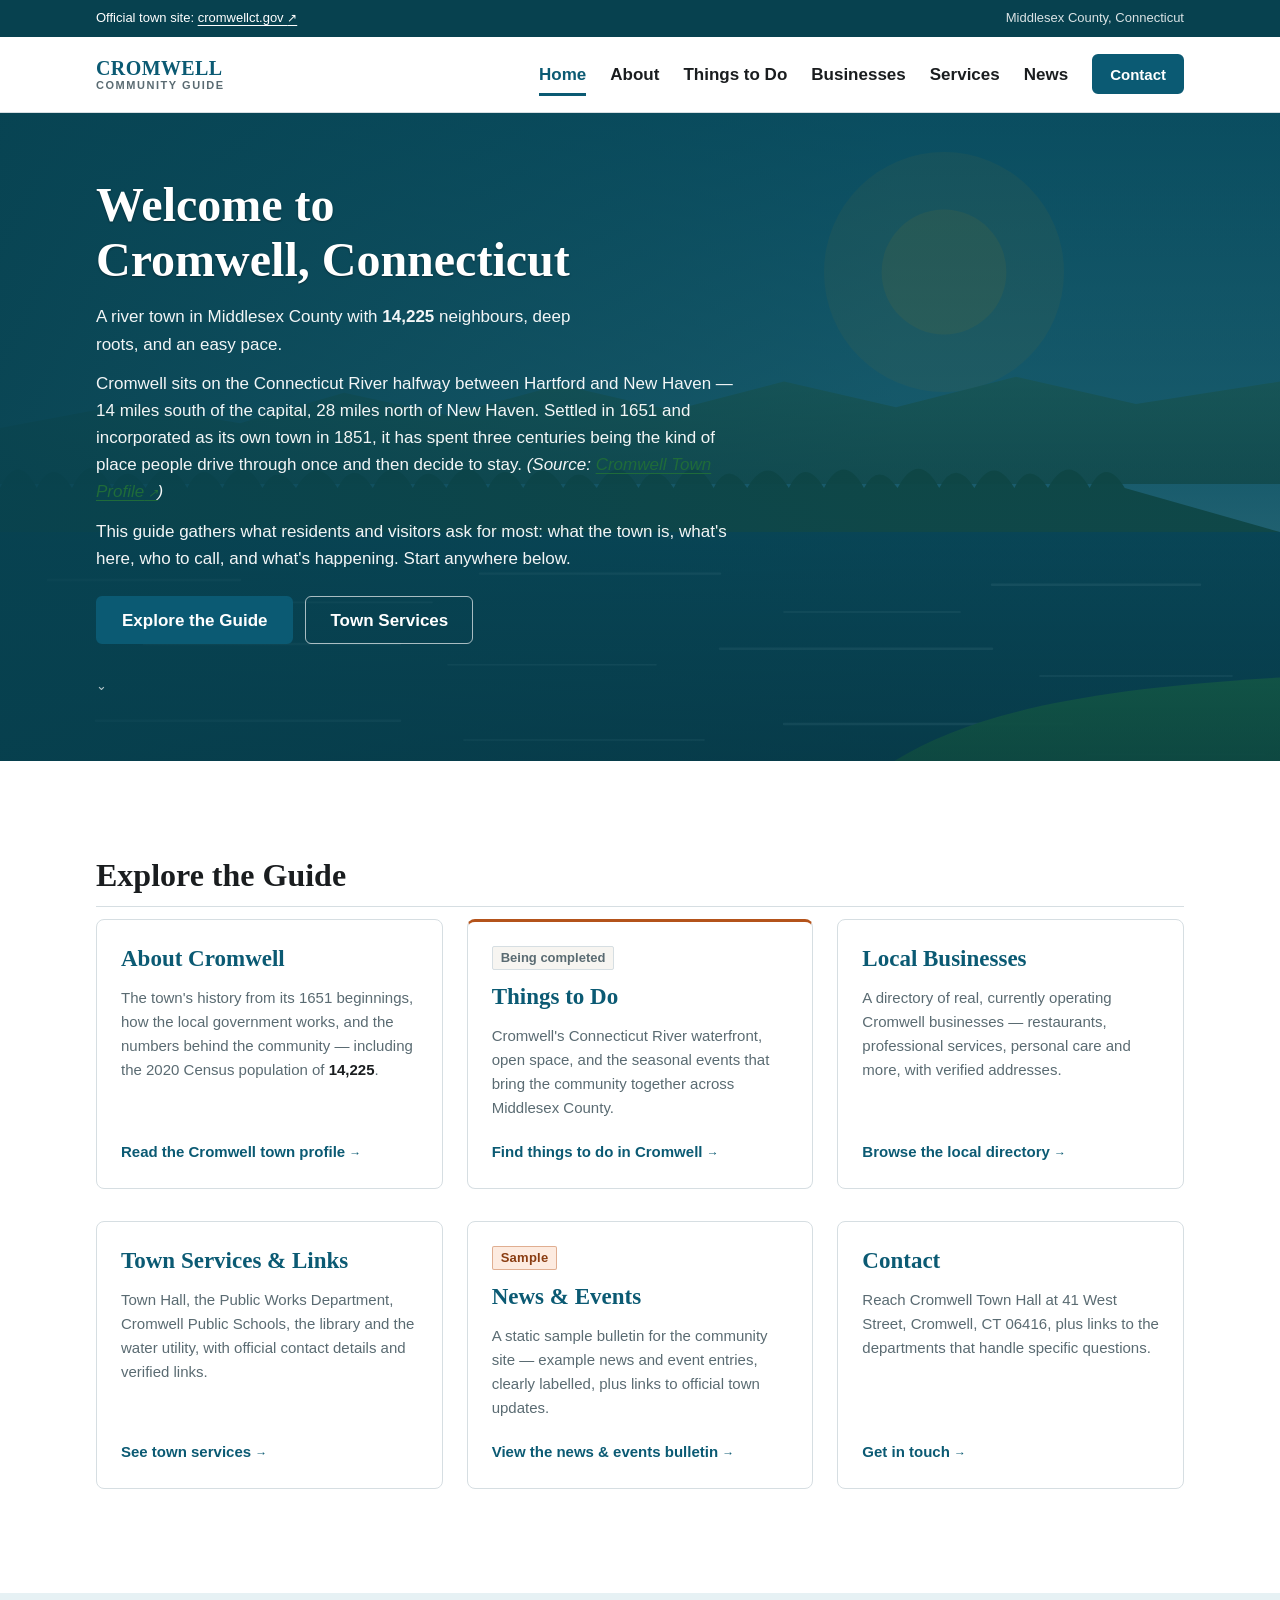
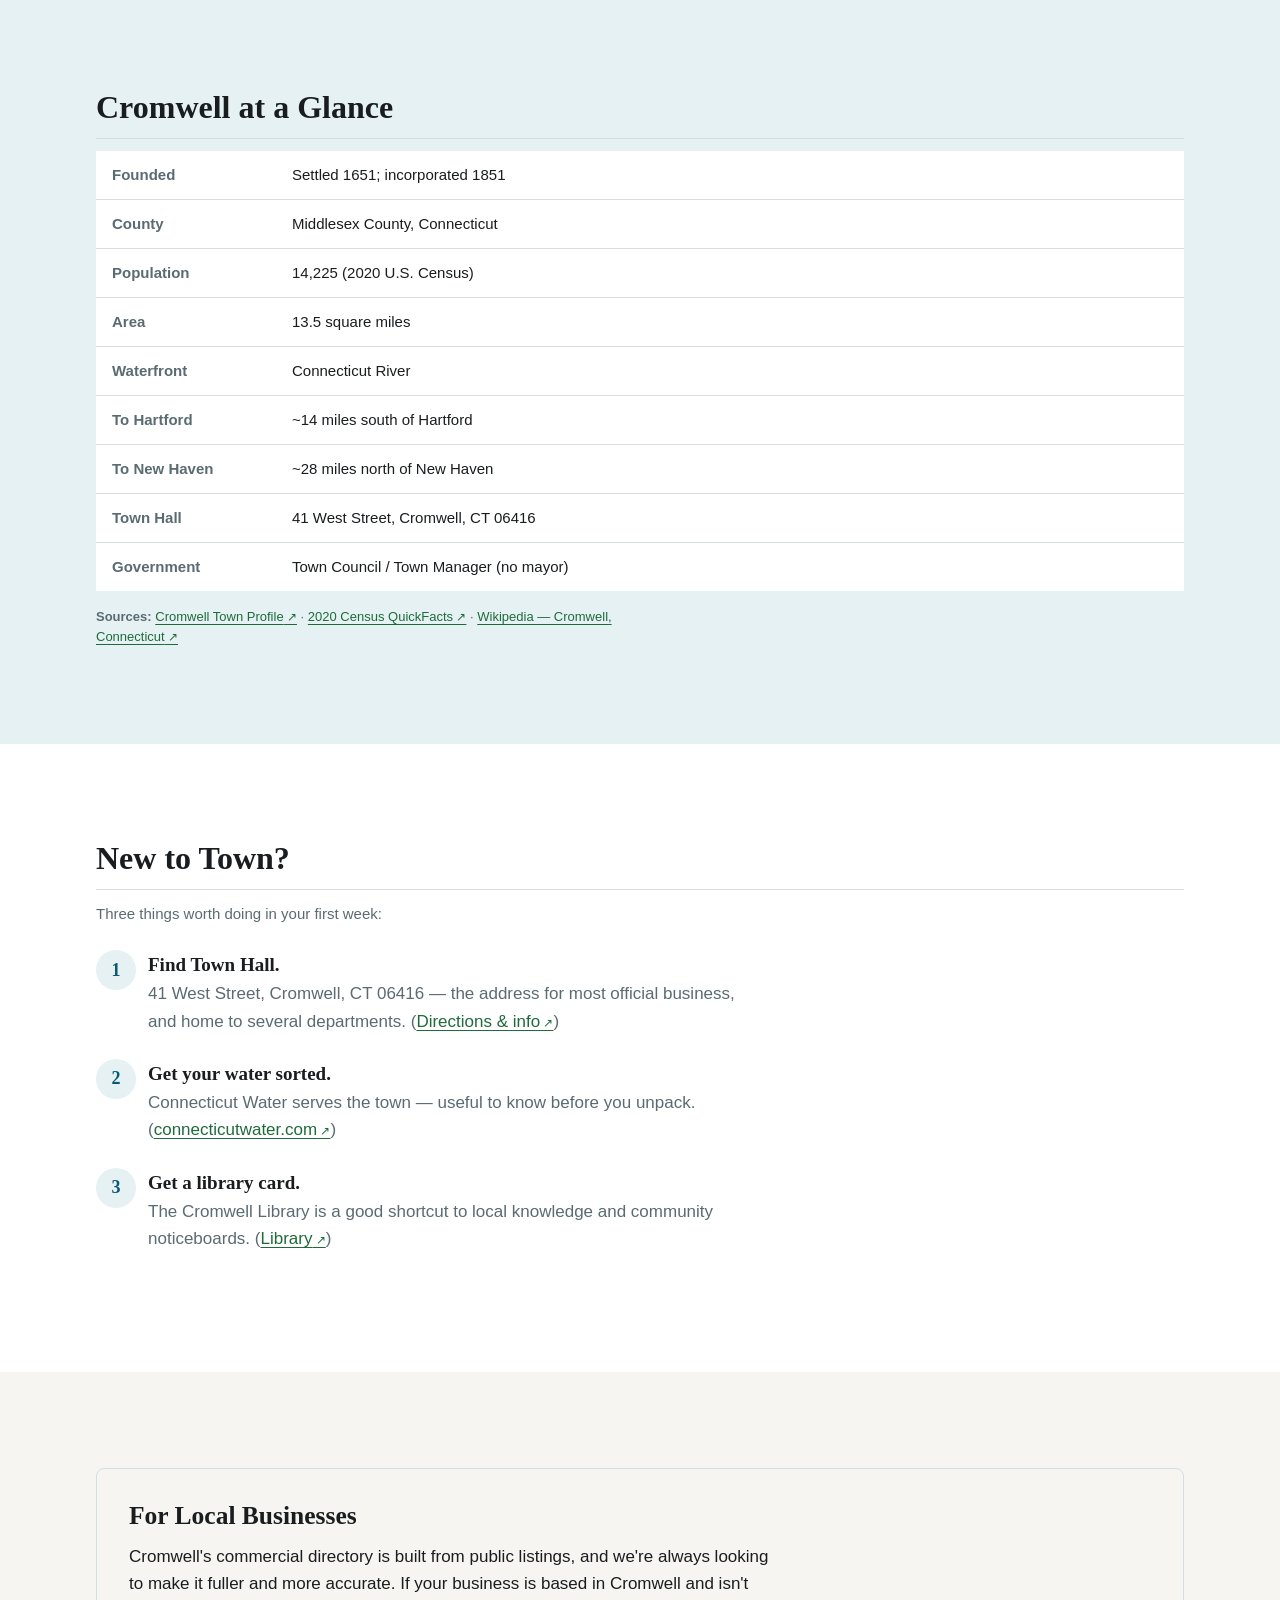
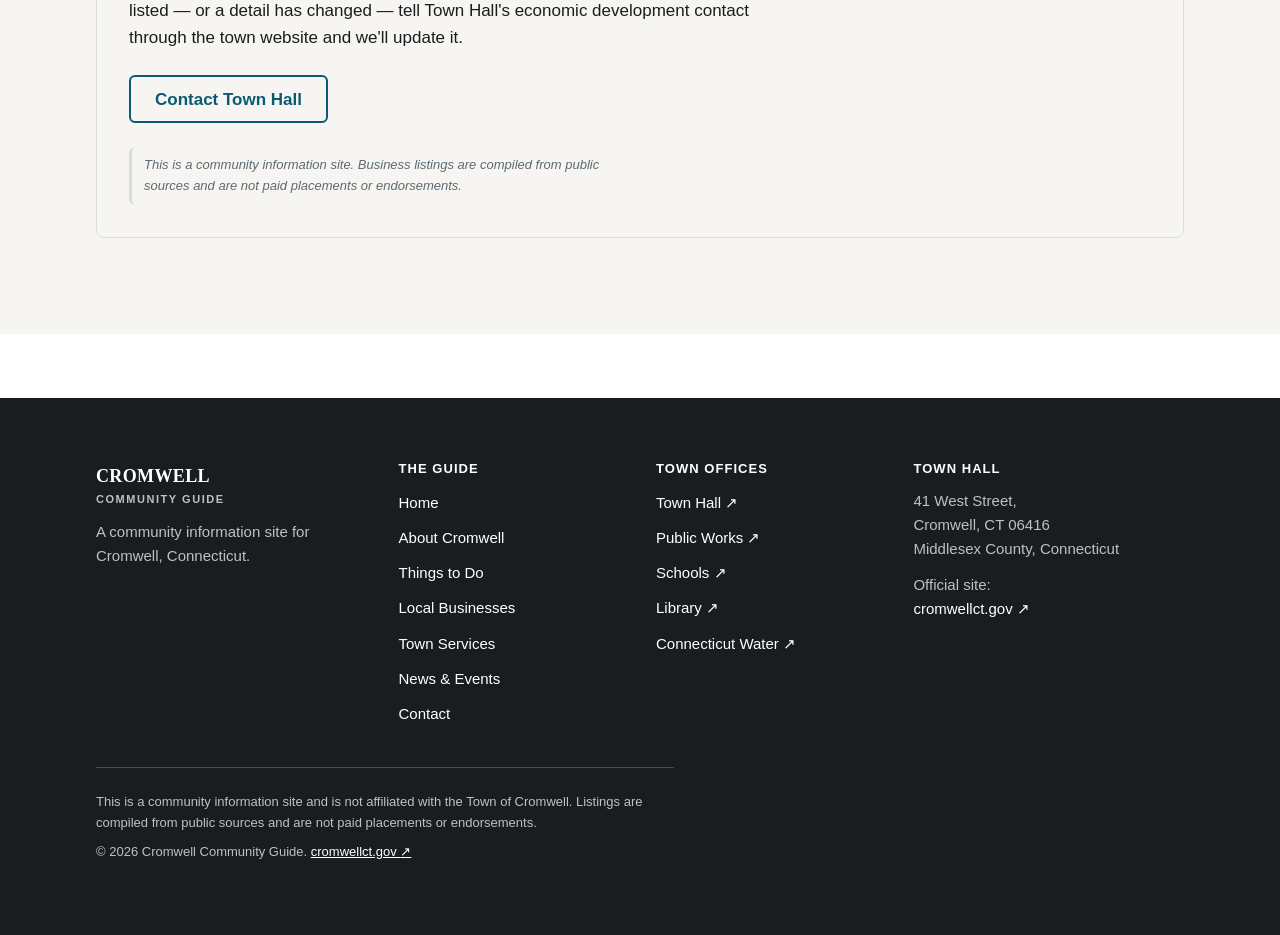
<file: index.html>
<!DOCTYPE html>
<html lang="en">
<head>
<meta charset="utf-8">
<meta name="viewport" content="width=device-width, initial-scale=1">
<title>Cromwell, CT — Community Guide &amp; Town Info</title>
<meta name="description" content="Discover Cromwell, Connecticut: town facts, local businesses, services, events and everything residents and visitors need in one friendly guide.">
<meta name="keywords" content="Cromwell CT community, Cromwell Connecticut, Middlesex County CT, Connecticut River town">
<meta name="author" content="Cromwell Community Guide">
<meta name="robots" content="index, follow">
<link rel="canonical" href="https://springteasers.github.io/cromwell-community/">

<!-- Open Graph -->
<meta property="og:type" content="website">
<meta property="og:site_name" content="Cromwell Community Guide">
<meta property="og:title" content="Cromwell, CT — Community Guide &amp; Town Info">
<meta property="og:description" content="Discover Cromwell, Connecticut: town facts, local businesses, services, events and everything residents and visitors need in one friendly guide.">
<meta property="og:url" content="https://springteasers.github.io/cromwell-community/">
<meta property="og:image" content="https://springteasers.github.io/cromwell-community/assets/og-image.svg">
<meta property="og:locale" content="en_US">

<!-- Twitter -->
<meta name="twitter:card" content="summary_large_image">
<meta name="twitter:title" content="Cromwell, CT — Community Guide &amp; Town Info">
<meta name="twitter:description" content="Discover Cromwell, Connecticut: town facts, local businesses, services, events and everything residents and visitors need in one friendly guide.">
<meta name="twitter:image" content="https://springteasers.github.io/cromwell-community/assets/og-image.svg">

<meta name="theme-color" content="#0B5A73">
<link rel="icon" href="data:image/svg+xml,%3Csvg xmlns='http://www.w3.org/2000/svg' viewBox='0 0 32 32'%3E%3Crect width='32' height='32' fill='%230B5A73'/%3E%3Ctext x='16' y='23' font-family='Georgia,serif' font-size='20' font-weight='700' fill='%23fff' text-anchor='middle'%3EC%3C/text%3E%3C/svg%3E">

<link rel="stylesheet" href="css/tokens.css">
<link rel="stylesheet" href="css/styles.css">

<script type="application/ld+json">
{
  "@context": "https://schema.org",
  "@type": "WebSite",
  "name": "Cromwell Community Guide",
  "url": "https://springteasers.github.io/cromwell-community/",
  "inLanguage": "en-US",
  "description": "A community information guide to Cromwell, Connecticut — town facts, local businesses, town services, things to do and contacts.",
  "about": {
    "@type": "AdministrativeArea",
    "name": "Cromwell, Connecticut",
    "address": {
      "@type": "PostalAddress",
      "addressLocality": "Cromwell",
      "addressRegion": "CT",
      "postalCode": "06416",
      "addressCountry": "US"
    }
  },
  "breadcrumb": {
    "@type": "BreadcrumbList",
    "itemListElement": [
      { "@type": "ListItem", "position": 1, "name": "Home", "item": "https://springteasers.github.io/cromwell-community/" }
    ]
  },
  "disambiguatingDescription": "This is a community information site and is not affiliated with the Town of Cromwell."
}
</script>
</head>
<body>

<a class="skip-link" href="#main">Skip to main content</a>

<!-- ============================ Utility bar ============================ -->
<div class="utility-bar">
  <div class="wrap">
    <p class="utility-bar__left">Official town site:
      <a href="https://www.cromwellct.gov/" target="_blank" rel="noopener">cromwellct.gov <span class="link-external__glyph" aria-hidden="true">&#8599;</span><span class="sr-only">(opens in a new tab)</span></a>
    </p>
    <p class="utility-bar__right">Middlesex County, Connecticut</p>
  </div>
</div>

<!-- ============================ Site header ============================ -->
<header class="site-header">
  <div class="wrap">
    <a class="site-brand" href="index.html" aria-label="Cromwell Community Guide — home">
      <span class="site-brand__name">CROMWELL</span>
      <span class="site-brand__sub">Community Guide</span>
    </a>

    <nav class="nav-primary" aria-label="Primary">
      <ul class="nav-primary__list">
        <li><a href="index.html" aria-current="page">Home</a></li>
        <li><a href="about-cromwell.html">About</a></li>
        <li><a href="things-to-do.html">Things to Do</a></li>
        <li><a href="local-businesses.html">Businesses</a></li>
        <li><a href="town-services.html">Services</a></li>
        <li><a href="news-events.html">News</a></li>
      </ul>
      <a class="btn btn--primary btn--sm btn--nav" href="contact.html">Contact</a>
    </nav>

    <button class="nav-toggle" type="button" aria-expanded="false" aria-controls="nav-drawer">
      <svg width="24" height="24" viewBox="0 0 24 24" aria-hidden="true" focusable="false">
        <path d="M3 6h18M3 12h18M3 18h18" fill="none" stroke="currentColor" stroke-width="2" stroke-linecap="round"/>
      </svg>
      Menu
    </button>
  </div>
</header>

<div class="scrim" aria-hidden="true"></div>

<!-- ============================ Mobile drawer ============================ -->
<nav class="nav-drawer" id="nav-drawer" aria-label="Mobile">
  <button class="nav-drawer__close" type="button">
    <span aria-hidden="true">&#10005;</span> Close
  </button>

  <ul class="nav-drawer__list">
    <li><a href="index.html" aria-current="page">Home</a></li>
    <li><a href="about-cromwell.html">About Cromwell</a></li>
    <li><a href="things-to-do.html">Things to Do</a></li>
    <li><a href="local-businesses.html">Local Businesses</a></li>
    <li><a href="town-services.html">Town Services</a></li>
    <li><a href="news-events.html">News &amp; Events</a></li>
  </ul>

  <div class="nav-drawer__meta">
    <p>Official town site:<br>
      <a href="https://www.cromwellct.gov/" target="_blank" rel="noopener">cromwellct.gov <span aria-hidden="true">&#8599;</span><span class="sr-only">(opens in a new tab)</span></a>
    </p>
    <p>Middlesex County, Connecticut</p>
  </div>

  <a class="btn btn--primary" href="contact.html">Contact</a>
</nav>

<main id="main">

  <!-- ============================ 1. Hero ============================ -->
  <section class="hero" aria-labelledby="hero-h1">
    <img class="hero__bg" src="assets/hero-connecticut-river.svg" alt="The Connecticut River at Cromwell, Connecticut">
    <div class="hero__scrim" aria-hidden="true"></div>
    <div class="wrap">
      <div class="hero__inner">
        <h1 id="hero-h1">Welcome to Cromwell, Connecticut</h1>
        <p class="hero__sub">A river town in Middlesex County with <span class="stat">14,225</span> neighbours, deep roots, and an easy pace.</p>
        <p class="hero__body">Cromwell sits on the Connecticut River halfway between Hartford and New Haven &mdash; 14 miles south of the capital, 28 miles north of New Haven. Settled in 1651 and incorporated as its own town in 1851, it has spent three centuries being the kind of place people drive through once and then decide to stay. <em>(Source: <a class="link-external" href="https://www.cromwellct.gov/164/Town-Profile" target="_blank" rel="noopener">Cromwell Town Profile<span class="link-external__glyph" aria-hidden="true"> &#8599;</span><span class="sr-only">(opens in a new tab)</span></a>)</em></p>
        <p class="hero__body">This guide gathers what residents and visitors ask for most: what the town is, what's here, who to call, and what's happening. Start anywhere below.</p>

        <div class="hero__actions">
          <a class="btn btn--primary" href="#explore-the-guide">Explore the Guide</a>
          <a class="btn btn--ghost" href="town-services.html">Town Services</a>
        </div>

        <p class="hero__scroll-cue" aria-hidden="true">&#8964;</p>
      </div>
    </div>
  </section>

  <!-- ============================ 2. Guide index ============================ -->
  <section class="section section--white" id="explore-the-guide" aria-labelledby="explore-h2">
    <div class="wrap">
      <h2 id="explore-h2">Explore the Guide</h2>

      <ul class="card-grid">
        <li class="card">
          <h3 class="card__title"><a href="about-cromwell.html">About Cromwell</a></h3>
          <p class="card__body">The town's history from its 1651 beginnings, how the local government works, and the numbers behind the community &mdash; including the 2020 Census population of <span class="stat">14,225</span>.</p>
          <a class="card__link" href="about-cromwell.html">Read the Cromwell town profile <span class="link-internal__glyph" aria-hidden="true">&#8594;</span></a>
        </li>

        <li class="card card--pending">
          <span class="status-tag status-tag--pending">Being completed</span>
          <h3 class="card__title"><a href="things-to-do.html">Things to Do</a></h3>
          <p class="card__body">Cromwell's Connecticut River waterfront, open space, and the seasonal events that bring the community together across Middlesex County.</p>
          <a class="card__link" href="things-to-do.html">Find things to do in Cromwell <span class="link-internal__glyph" aria-hidden="true">&#8594;</span></a>
        </li>

        <li class="card">
          <h3 class="card__title"><a href="local-businesses.html">Local Businesses</a></h3>
          <p class="card__body">A directory of real, currently operating Cromwell businesses &mdash; restaurants, professional services, personal care and more, with verified addresses.</p>
          <a class="card__link" href="local-businesses.html">Browse the local directory <span class="link-internal__glyph" aria-hidden="true">&#8594;</span></a>
        </li>

        <li class="card">
          <h3 class="card__title"><a href="town-services.html">Town Services &amp; Links</a></h3>
          <p class="card__body">Town Hall, the Public Works Department, Cromwell Public Schools, the library and the water utility, with official contact details and verified links.</p>
          <a class="card__link" href="town-services.html">See town services <span class="link-internal__glyph" aria-hidden="true">&#8594;</span></a>
        </li>

        <li class="card">
          <span class="status-tag status-tag--sample">Sample</span>
          <h3 class="card__title"><a href="news-events.html">News &amp; Events</a></h3>
          <p class="card__body">A static sample bulletin for the community site &mdash; example news and event entries, clearly labelled, plus links to official town updates.</p>
          <a class="card__link" href="news-events.html">View the news &amp; events bulletin <span class="link-internal__glyph" aria-hidden="true">&#8594;</span></a>
        </li>

        <li class="card">
          <h3 class="card__title"><a href="contact.html">Contact</a></h3>
          <p class="card__body">Reach Cromwell Town Hall at 41 West Street, Cromwell, CT 06416, plus links to the departments that handle specific questions.</p>
          <a class="card__link" href="contact.html">Get in touch <span class="link-internal__glyph" aria-hidden="true">&#8594;</span></a>
        </li>
      </ul>
    </div>
  </section>

  <!-- ============================ 3. Fact table ============================ -->
  <section class="section section--tint" aria-labelledby="glance-h2">
    <div class="wrap">
      <h2 id="glance-h2">Cromwell at a Glance</h2>

      <table class="table--fact">
        <caption class="sr-only">Cromwell key facts</caption>
        <tbody>
          <tr><th scope="row">Founded</th><td>Settled 1651; incorporated 1851</td></tr>
          <tr><th scope="row">County</th><td>Middlesex County, Connecticut</td></tr>
          <tr><th scope="row">Population</th><td>14,225 (2020 U.S. Census)</td></tr>
          <tr><th scope="row">Area</th><td>13.5 square miles</td></tr>
          <tr><th scope="row">Waterfront</th><td>Connecticut River</td></tr>
          <tr><th scope="row">To Hartford</th><td>~14 miles south of Hartford</td></tr>
          <tr><th scope="row">To New Haven</th><td>~28 miles north of New Haven</td></tr>
          <tr><th scope="row">Town Hall</th><td>41 West Street, Cromwell, CT 06416</td></tr>
          <tr><th scope="row">Government</th><td>Town Council / Town Manager (no mayor)</td></tr>
        </tbody>
      </table>

      <p class="source-note"><strong>Sources:</strong>
        <a class="link-external" href="https://www.cromwellct.gov/164/Town-Profile" target="_blank" rel="noopener">Cromwell Town Profile<span class="link-external__glyph" aria-hidden="true"> &#8599;</span><span class="sr-only">(opens in a new tab)</span></a>
        <span aria-hidden="true"> &middot; </span>
        <a class="link-external" href="https://www.census.gov/quickfacts/fact/table/cromwelltownlowerconnecticutrivervalleyplanningregionconnecticut/PST045224" target="_blank" rel="noopener">2020 Census QuickFacts<span class="link-external__glyph" aria-hidden="true"> &#8599;</span><span class="sr-only">(opens in a new tab)</span></a>
        <span aria-hidden="true"> &middot; </span>
        <a class="link-external" href="https://en.wikipedia.org/wiki/Cromwell,_Connecticut" target="_blank" rel="noopener">Wikipedia &mdash; Cromwell, Connecticut<span class="link-external__glyph" aria-hidden="true"> &#8599;</span><span class="sr-only">(opens in a new tab)</span></a>
      </p>
    </div>
  </section>

  <!-- ============================ 4. Numbered steps ============================ -->
  <section class="section section--white" aria-labelledby="newto-h2">
    <div class="wrap">
      <h2 id="newto-h2">New to Town?</h2>
      <p class="section__intro">Three things worth doing in your first week:</p>

      <ol class="list--numbered">
        <li>
          <p class="list__lead">Find Town Hall.</p>
          <p class="list__body">41 West Street, Cromwell, CT 06416 &mdash; the address for most official business, and home to several departments.
            (<a class="link-external" href="https://www.cromwellct.gov/" target="_blank" rel="noopener">Directions &amp; info<span class="link-external__glyph" aria-hidden="true"> &#8599;</span><span class="sr-only">(opens in a new tab)</span></a>)</p>
        </li>
        <li>
          <p class="list__lead">Get your water sorted.</p>
          <p class="list__body">Connecticut Water serves the town &mdash; useful to know before you unpack.
            (<a class="link-external" href="https://www.connecticutwater.com" target="_blank" rel="noopener">connecticutwater.com<span class="link-external__glyph" aria-hidden="true"> &#8599;</span><span class="sr-only">(opens in a new tab)</span></a>)</p>
        </li>
        <li>
          <p class="list__lead">Get a library card.</p>
          <p class="list__body">The Cromwell Library is a good shortcut to local knowledge and community noticeboards.
            (<a class="link-external" href="https://www.cromwellct.gov/library" target="_blank" rel="noopener">Library<span class="link-external__glyph" aria-hidden="true"> &#8599;</span><span class="sr-only">(opens in a new tab)</span></a>)</p>
        </li>
      </ol>
    </div>
  </section>

  <!-- ============================ 5. Business CTA ============================ -->
  <section class="section section--paper" aria-labelledby="business-h2">
    <div class="wrap">
      <div class="cta-band">
        <h2 id="business-h2">For Local Businesses</h2>
        <p class="cta-band__body">Cromwell's commercial directory is built from public listings, and we're always looking to make it fuller and more accurate. If your business is based in Cromwell and isn't listed &mdash; or a detail has changed &mdash; tell Town Hall's economic development contact through the town website and we'll update it.</p>
        <a class="btn btn--secondary" href="contact.html">Contact Town Hall</a>

        <p class="callout callout--disclaimer">This is a community information site. Business listings are compiled from public sources and are not paid placements or endorsements.</p>
      </div>
    </div>
  </section>

</main>

<!-- ============================ Footer ============================ -->
<footer class="site-footer">
  <div class="wrap">
    <div class="site-footer__grid">

      <div class="footer-col footer-col--brand">
        <span class="site-footer__brand-name">Cromwell</span>
        <span class="site-footer__brand-sub">Community Guide</span>
        <p class="site-footer__blurb">A community information site for Cromwell, Connecticut.</p>
      </div>

      <div class="footer-col footer-col--guide">
        <h2 id="foot-guide-h">The Guide</h2>
        <button class="footer-accordion__btn" type="button" aria-expanded="false" aria-controls="foot-guide-p">The Guide</button>
        <div class="footer-panel" id="foot-guide-p" role="region" aria-labelledby="foot-guide-h">
          <ul>
            <li><a href="index.html">Home</a></li>
            <li><a href="about-cromwell.html">About Cromwell</a></li>
            <li><a href="things-to-do.html">Things to Do</a></li>
            <li><a href="local-businesses.html">Local Businesses</a></li>
            <li><a href="town-services.html">Town Services</a></li>
            <li><a href="news-events.html">News &amp; Events</a></li>
            <li><a href="contact.html">Contact</a></li>
          </ul>
        </div>
      </div>

      <div class="footer-col footer-col--offices">
        <h2 id="foot-offices-h">Town Offices</h2>
        <button class="footer-accordion__btn" type="button" aria-expanded="false" aria-controls="foot-offices-p">Town Offices</button>
        <div class="footer-panel" id="foot-offices-p" role="region" aria-labelledby="foot-offices-h">
          <ul>
            <li><a href="https://www.cromwellct.gov/" target="_blank" rel="noopener">Town Hall <span aria-hidden="true">&#8599;</span><span class="sr-only">(opens in a new tab)</span></a></li>
            <li><a href="https://www.cromwellct.com/public-works" target="_blank" rel="noopener">Public Works <span aria-hidden="true">&#8599;</span><span class="sr-only">(opens in a new tab)</span></a></li>
            <li><a href="https://www.cromwell.k12.ct.us/" target="_blank" rel="noopener">Schools <span aria-hidden="true">&#8599;</span><span class="sr-only">(opens in a new tab)</span></a></li>
            <li><a href="https://www.cromwellct.gov/library" target="_blank" rel="noopener">Library <span aria-hidden="true">&#8599;</span><span class="sr-only">(opens in a new tab)</span></a></li>
            <li><a href="https://www.connecticutwater.com" target="_blank" rel="noopener">Connecticut Water <span aria-hidden="true">&#8599;</span><span class="sr-only">(opens in a new tab)</span></a></li>
          </ul>
        </div>
      </div>

      <div class="footer-col footer-col--townhall">
        <h2 id="foot-townhall-h">Town Hall</h2>
        <button class="footer-accordion__btn" type="button" aria-expanded="false" aria-controls="foot-townhall-p">Town Hall</button>
        <div class="footer-panel" id="foot-townhall-p" role="region" aria-labelledby="foot-townhall-h">
          <address>
            41 West Street,<br>
            Cromwell, CT 06416<br>
            Middlesex County, Connecticut
          </address>
          <div class="footer-col__rows">
            <p>Official site:<br>
              <a href="https://www.cromwellct.gov/" target="_blank" rel="noopener">cromwellct.gov <span aria-hidden="true">&#8599;</span><span class="sr-only">(opens in a new tab)</span></a>
            </p>
          </div>
        </div>
      </div>

    </div>

    <div class="site-footer__bottom">
      <p>This is a community information site and is not affiliated with the Town of Cromwell. Listings are compiled from public sources and are not paid placements or endorsements.</p>
      <p>&copy; <span id="year">2026</span> Cromwell Community Guide. <a href="https://www.cromwellct.gov/" target="_blank" rel="noopener">cromwellct.gov <span aria-hidden="true">&#8599;</span><span class="sr-only">(opens in a new tab)</span></a></p>
    </div>
  </div>
</footer>

<script src="js/site.js"></script>
<script>document.getElementById('year').textContent = String(new Date().getFullYear());</script>
</body>
</html>
</file>
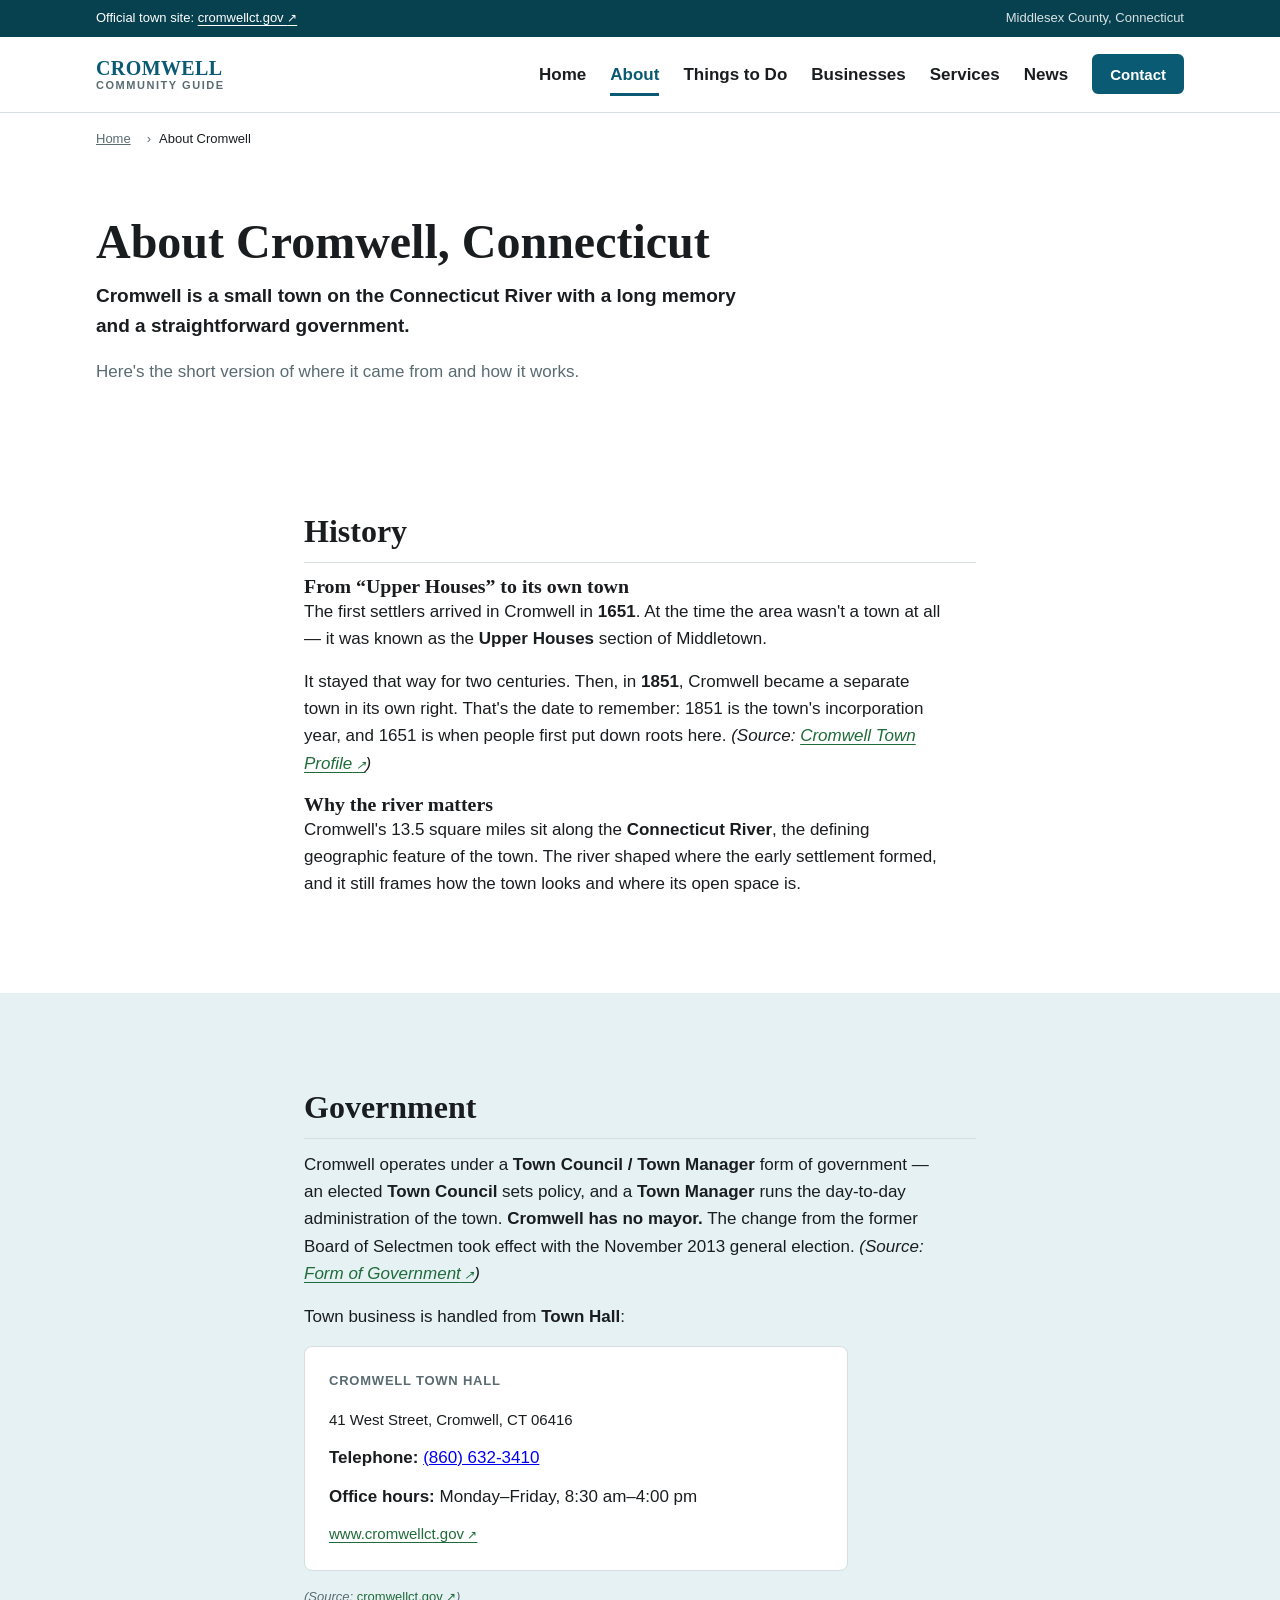
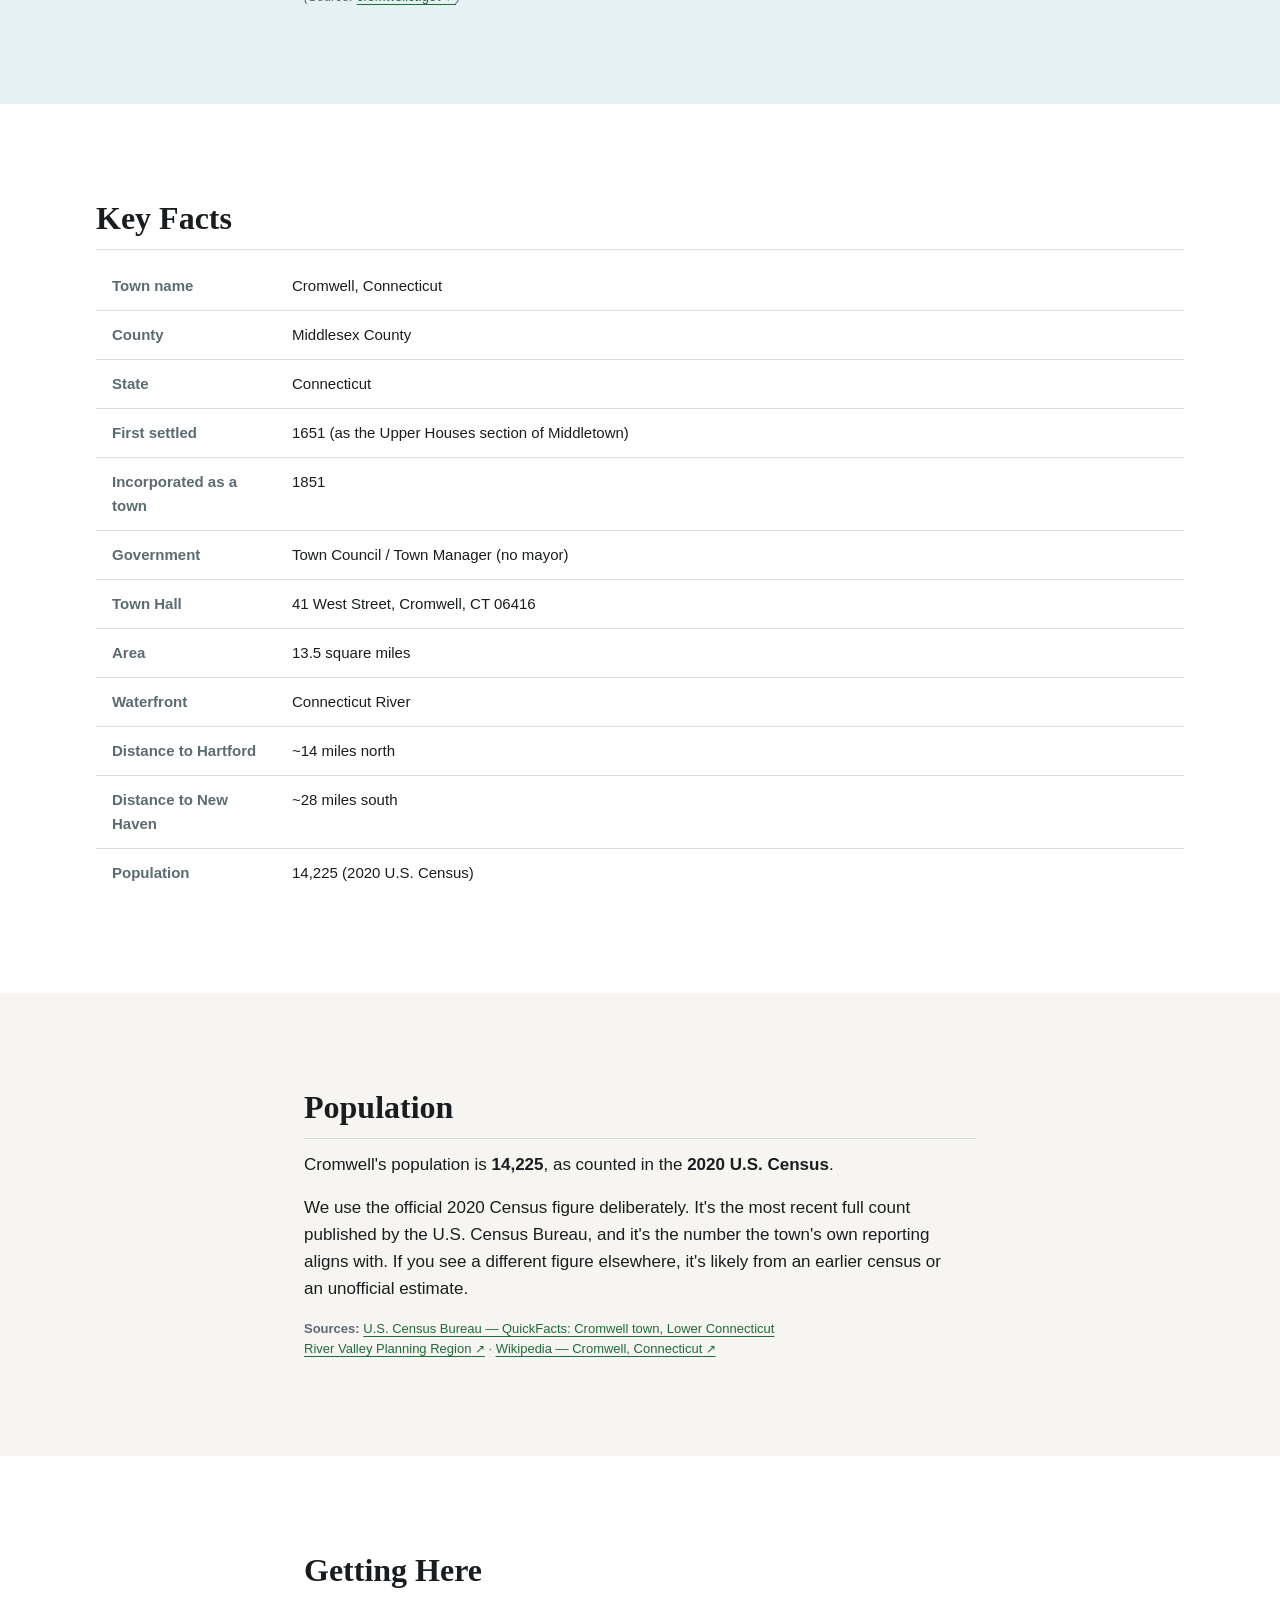
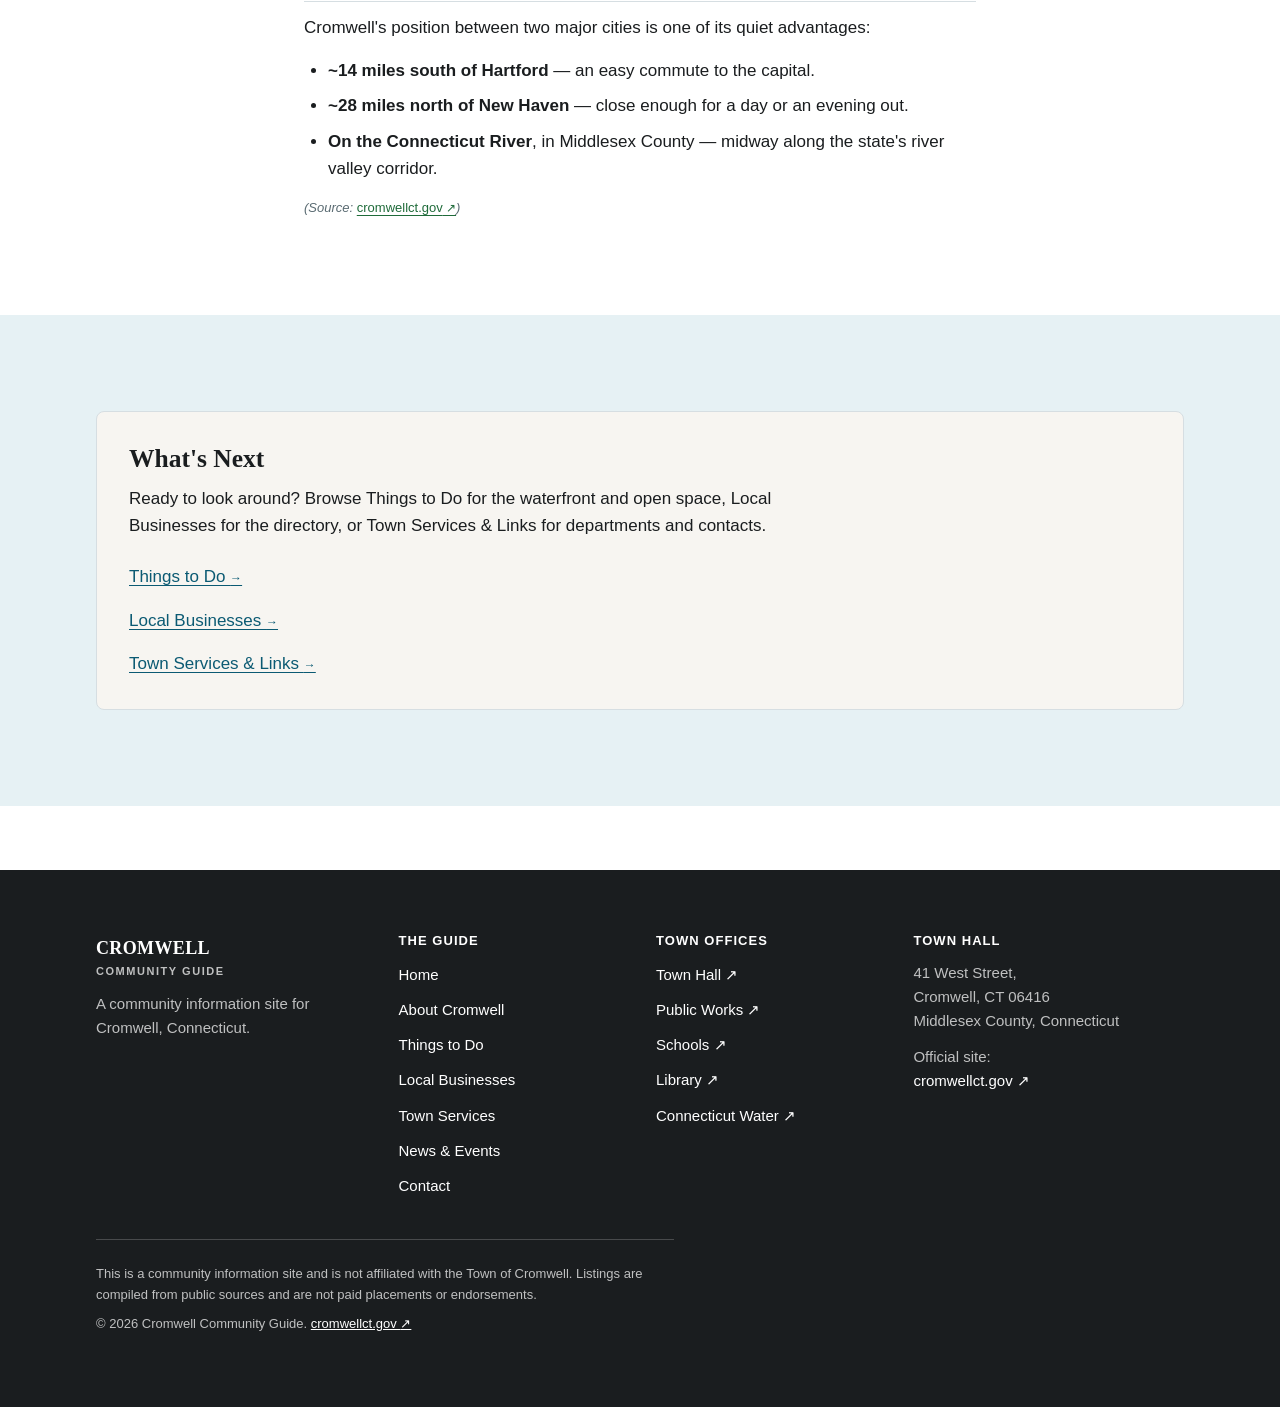
<file: about-cromwell.html>
<!DOCTYPE html>
<html lang="en">
<head>
<meta charset="utf-8">
<meta name="viewport" content="width=device-width, initial-scale=1">
<title>About Cromwell, CT — History, Facts &amp; Government</title>
<meta name="description" content="Cromwell, CT at a glance: founded 1851, 14,225 residents (2020 Census), 13.5 sq mi on the Connecticut River. History, government and key facts.">
<meta name="keywords" content="Cromwell CT history, Cromwell Connecticut government, Cromwell town facts">
<meta name="author" content="Cromwell Community Guide">
<meta name="robots" content="index, follow">
<link rel="canonical" href="https://springteasers.github.io/cromwell-community/about-cromwell.html">

<!-- Open Graph -->
<meta property="og:type" content="article">
<meta property="og:site_name" content="Cromwell Community Guide">
<meta property="og:title" content="About Cromwell, CT — History, Facts &amp; Government">
<meta property="og:description" content="Cromwell, CT at a glance: founded 1851, 14,225 residents (2020 Census), 13.5 sq mi on the Connecticut River. History, government and key facts.">
<meta property="og:url" content="https://springteasers.github.io/cromwell-community/about-cromwell.html">
<meta property="og:image" content="https://springteasers.github.io/cromwell-community/assets/og-image.svg">
<meta property="og:locale" content="en_US">

<!-- Twitter -->
<meta name="twitter:card" content="summary_large_image">
<meta name="twitter:title" content="About Cromwell, CT — History, Facts &amp; Government">
<meta name="twitter:description" content="Cromwell, CT at a glance: founded 1851, 14,225 residents (2020 Census), 13.5 sq mi on the Connecticut River.">
<meta name="twitter:image" content="https://springteasers.github.io/cromwell-community/assets/og-image.svg">

<meta name="theme-color" content="#0B5A73">
<link rel="icon" href="data:image/svg+xml,%3Csvg xmlns='http://www.w3.org/2000/svg' viewBox='0 0 32 32'%3E%3Crect width='32' height='32' fill='%230B5A73'/%3E%3Ctext x='16' y='23' font-family='Georgia,serif' font-size='20' font-weight='700' fill='%23fff' text-anchor='middle'%3EC%3C/text%3E%3C/svg%3E">

<link rel="stylesheet" href="css/tokens.css">
<link rel="stylesheet" href="css/styles.css">

<script type="application/ld+json">
{
  "@context": "https://schema.org",
  "@type": "WebPage",
  "name": "About Cromwell, CT — History, Facts & Government",
  "url": "https://springteasers.github.io/cromwell-community/about-cromwell.html",
  "inLanguage": "en-US",
  "description": "Cromwell, CT at a glance: founded 1851, 14,225 residents (2020 Census), 13.5 sq mi on the Connecticut River.",
  "about": { "@type": "AdministrativeArea", "name": "Cromwell, Connecticut" },
  "breadcrumb": {
    "@type": "BreadcrumbList",
    "itemListElement": [
      { "@type": "ListItem", "position": 1, "name": "Home", "item": "https://springteasers.github.io/cromwell-community/" },
      { "@type": "ListItem", "position": 2, "name": "About Cromwell", "item": "https://springteasers.github.io/cromwell-community/about-cromwell.html" }
    ]
  },
  "disambiguatingDescription": "This is a community information site and is not affiliated with the Town of Cromwell."
}
</script>
</head>
<body>

<a class="skip-link" href="#main">Skip to main content</a>

<!-- ============================ Utility bar ============================ -->
<div class="utility-bar">
  <div class="wrap">
    <p class="utility-bar__left">Official town site:
      <a href="https://www.cromwellct.gov/" target="_blank" rel="noopener">cromwellct.gov <span class="link-external__glyph" aria-hidden="true">&#8599;</span><span class="sr-only">(opens in a new tab)</span></a>
    </p>
    <p class="utility-bar__right">Middlesex County, Connecticut</p>
  </div>
</div>

<!-- ============================ Site header ============================ -->
<header class="site-header">
  <div class="wrap">
    <a class="site-brand" href="index.html" aria-label="Cromwell Community Guide — home">
      <span class="site-brand__name">CROMWELL</span>
      <span class="site-brand__sub">Community Guide</span>
    </a>

    <nav class="nav-primary" aria-label="Primary">
      <ul class="nav-primary__list">
        <li><a href="index.html">Home</a></li>
        <li><a href="about-cromwell.html" aria-current="page">About</a></li>
        <li><a href="things-to-do.html">Things to Do</a></li>
        <li><a href="local-businesses.html">Businesses</a></li>
        <li><a href="town-services.html">Services</a></li>
        <li><a href="news-events.html">News</a></li>
      </ul>
      <a class="btn btn--primary btn--sm btn--nav" href="contact.html">Contact</a>
    </nav>

    <button class="nav-toggle" type="button" aria-expanded="false" aria-controls="nav-drawer">
      <svg width="24" height="24" viewBox="0 0 24 24" aria-hidden="true" focusable="false">
        <path d="M3 6h18M3 12h18M3 18h18" fill="none" stroke="currentColor" stroke-width="2" stroke-linecap="round"/>
      </svg>
      Menu
    </button>
  </div>
</header>

<div class="scrim" aria-hidden="true"></div>

<!-- ============================ Mobile drawer ============================ -->
<nav class="nav-drawer" id="nav-drawer" aria-label="Mobile">
  <button class="nav-drawer__close" type="button">
    <span aria-hidden="true">&#10005;</span> Close
  </button>

  <ul class="nav-drawer__list">
    <li><a href="index.html">Home</a></li>
    <li><a href="about-cromwell.html" aria-current="page">About Cromwell</a></li>
    <li><a href="things-to-do.html">Things to Do</a></li>
    <li><a href="local-businesses.html">Local Businesses</a></li>
    <li><a href="town-services.html">Town Services</a></li>
    <li><a href="news-events.html">News &amp; Events</a></li>
  </ul>

  <div class="nav-drawer__meta">
    <p>Official town site:<br>
      <a href="https://www.cromwellct.gov/" target="_blank" rel="noopener">cromwellct.gov <span aria-hidden="true">&#8599;</span><span class="sr-only">(opens in a new tab)</span></a>
    </p>
    <p>Middlesex County, Connecticut</p>
  </div>

  <a class="btn btn--primary" href="contact.html">Contact</a>
</nav>

<main id="main">

  <!-- ============================ Breadcrumb ============================ -->
  <div class="breadcrumb">
    <div class="wrap">
      <a class="breadcrumb__back" href="index.html"><span aria-hidden="true">&#8592;</span> Home</a>
      <ol>
        <li><a href="index.html">Home</a></li>
        <li><span aria-current="page">About Cromwell</span></li>
      </ol>
    </div>
  </div>

  <!-- ============================ Page header ============================ -->
  <div class="page-header">
    <div class="wrap">
      <h1>About Cromwell, Connecticut</h1>
      <p class="page-header__lead">Cromwell is a small town on the Connecticut River with a long memory and a straightforward government.</p>
      <p class="page-header__body">Here's the short version of where it came from and how it works.</p>
    </div>
  </div>

  <!-- ============================ History ============================ -->
  <section class="section section--white" aria-labelledby="history-h2">
    <div class="wrap prose">
      <h2 id="history-h2">History</h2>

      <h3>From &ldquo;Upper Houses&rdquo; to its own town</h3>
      <p>The first settlers arrived in Cromwell in <strong>1651</strong>. At the time the area wasn't a town at all &mdash; it was known as the <strong>Upper Houses</strong> section of Middletown.</p>
      <p>It stayed that way for two centuries. Then, in <strong>1851</strong>, Cromwell became a separate town in its own right. That's the date to remember: 1851 is the town's incorporation year, and 1651 is when people first put down roots here. <em>(Source: <a class="link-external" href="https://www.cromwellct.gov/164/Town-Profile" target="_blank" rel="noopener">Cromwell Town Profile<span class="link-external__glyph" aria-hidden="true"> &#8599;</span><span class="sr-only">(opens in a new tab)</span></a>)</em></p>

      <h3>Why the river matters</h3>
      <p>Cromwell's 13.5 square miles sit along the <strong>Connecticut River</strong>, the defining geographic feature of the town. The river shaped where the early settlement formed, and it still frames how the town looks and where its open space is.</p>
    </div>
  </section>

  <!-- ============================ Government ============================ -->
  <section class="section section--tint" aria-labelledby="government-h2">
    <div class="wrap prose">
      <h2 id="government-h2">Government</h2>
      <p>Cromwell operates under a <strong>Town Council / Town Manager</strong> form of government &mdash; an elected <strong>Town Council</strong> sets policy, and a <strong>Town Manager</strong> runs the day-to-day administration of the town. <strong>Cromwell has no mayor.</strong> The change from the former Board of Selectmen took effect with the November 2013 general election. <em>(Source: <a class="link-external" href="https://cromwellct.gov/167/Form-of-Government" target="_blank" rel="noopener">Form of Government<span class="link-external__glyph" aria-hidden="true"> &#8599;</span><span class="sr-only">(opens in a new tab)</span></a>)</em></p>

      <p>Town business is handled from <strong>Town Hall</strong>:</p>

      <div class="card card--service" style="max-width: 34rem;">
        <p class="card__meta-label">Cromwell Town Hall</p>
        <address class="card__address">
          41 West Street, Cromwell, CT 06416
        </address>
        <p class="card__telephone"><strong>Telephone:</strong> <a href="tel:+18606323410">(860) 632-3410</a></p>
        <p class="card__hours"><strong>Office hours:</strong> Monday&ndash;Friday, 8:30 am&ndash;4:00 pm</p>
        <p class="card__website">
          <a class="link-external" href="https://www.cromwellct.gov/" target="_blank" rel="noopener">www.cromwellct.gov<span class="link-external__glyph" aria-hidden="true"> &#8599;</span><span class="sr-only">(opens in a new tab)</span></a>
        </p>
      </div>

      <p class="source-note"><em>(Source:</em> <a class="link-external" href="https://www.cromwellct.gov/" target="_blank" rel="noopener">cromwellct.gov<span class="link-external__glyph" aria-hidden="true"> &#8599;</span><span class="sr-only">(opens in a new tab)</span></a><em>)</em></p>
    </div>
  </section>

  <!-- ============================ Key facts ============================ -->
  <section class="section section--white" aria-labelledby="facts-h2">
    <div class="wrap">
      <h2 id="facts-h2">Key Facts</h2>

      <table class="table--fact">
        <caption class="sr-only">Key facts about Cromwell, Connecticut</caption>
        <tbody>
          <tr><th scope="row">Town name</th><td>Cromwell, Connecticut</td></tr>
          <tr><th scope="row">County</th><td>Middlesex County</td></tr>
          <tr><th scope="row">State</th><td>Connecticut</td></tr>
          <tr><th scope="row">First settled</th><td>1651 (as the Upper Houses section of Middletown)</td></tr>
          <tr><th scope="row">Incorporated as a town</th><td>1851</td></tr>
          <tr><th scope="row">Government</th><td>Town Council / Town Manager (no mayor)</td></tr>
          <tr><th scope="row">Town Hall</th><td>41 West Street, Cromwell, CT 06416</td></tr>
          <tr><th scope="row">Area</th><td>13.5 square miles</td></tr>
          <tr><th scope="row">Waterfront</th><td>Connecticut River</td></tr>
          <tr><th scope="row">Distance to Hartford</th><td>~14 miles north</td></tr>
          <tr><th scope="row">Distance to New Haven</th><td>~28 miles south</td></tr>
          <tr><th scope="row">Population</th><td>14,225 (2020 U.S. Census)</td></tr>
        </tbody>
      </table>
    </div>
  </section>

  <!-- ============================ Population ============================ -->
  <section class="section section--paper" aria-labelledby="population-h2">
    <div class="wrap prose">
      <h2 id="population-h2">Population</h2>
      <p>Cromwell's population is <strong><span class="stat">14,225</span></strong>, as counted in the <strong>2020 U.S. Census</strong>.</p>
      <p>We use the official 2020 Census figure deliberately. It's the most recent full count published by the U.S. Census Bureau, and it's the number the town's own reporting aligns with. If you see a different figure elsewhere, it's likely from an earlier census or an unofficial estimate.</p>

      <p class="source-note"><strong>Sources:</strong>
        <a class="link-external" href="https://www.census.gov/quickfacts/fact/table/cromwelltownlowerconnecticutrivervalleyplanningregionconnecticut/PST045224" target="_blank" rel="noopener">U.S. Census Bureau &mdash; QuickFacts: Cromwell town, Lower Connecticut River Valley Planning Region<span class="link-external__glyph" aria-hidden="true"> &#8599;</span><span class="sr-only">(opens in a new tab)</span></a>
        <span aria-hidden="true"> &middot; </span>
        <a class="link-external" href="https://en.wikipedia.org/wiki/Cromwell,_Connecticut" target="_blank" rel="noopener">Wikipedia &mdash; Cromwell, Connecticut<span class="link-external__glyph" aria-hidden="true"> &#8599;</span><span class="sr-only">(opens in a new tab)</span></a>
      </p>
    </div>
  </section>

  <!-- ============================ Getting here ============================ -->
  <section class="section section--white" aria-labelledby="getting-here-h2">
    <div class="wrap prose">
      <h2 id="getting-here-h2">Getting Here</h2>
      <p>Cromwell's position between two major cities is one of its quiet advantages:</p>
      <ul>
        <li><strong>~14 miles south of Hartford</strong> &mdash; an easy commute to the capital.</li>
        <li><strong>~28 miles north of New Haven</strong> &mdash; close enough for a day or an evening out.</li>
        <li><strong>On the Connecticut River</strong>, in Middlesex County &mdash; midway along the state's river valley corridor.</li>
      </ul>

      <p class="source-note"><em>(Source:</em> <a class="link-external" href="https://www.cromwellct.gov/" target="_blank" rel="noopener">cromwellct.gov<span class="link-external__glyph" aria-hidden="true"> &#8599;</span><span class="sr-only">(opens in a new tab)</span></a><em>)</em></p>
    </div>
  </section>

  <!-- ============================ What's next ============================ -->
  <section class="section section--tint" aria-labelledby="next-h2">
    <div class="wrap">
      <div class="cta-band">
        <h2 id="next-h2">What's Next</h2>
        <p class="cta-band__body">Ready to look around? Browse Things to Do for the waterfront and open space, Local Businesses for the directory, or Town Services &amp; Links for departments and contacts.</p>
        <div class="stack">
          <p><a class="link-internal" href="things-to-do.html">Things to Do <span class="link-internal__glyph" aria-hidden="true">&#8594;</span></a></p>
          <p><a class="link-internal" href="local-businesses.html">Local Businesses <span class="link-internal__glyph" aria-hidden="true">&#8594;</span></a></p>
          <p><a class="link-internal" href="town-services.html">Town Services &amp; Links <span class="link-internal__glyph" aria-hidden="true">&#8594;</span></a></p>
        </div>
      </div>
    </div>
  </section>

</main>

<!-- ============================ Footer ============================ -->
<footer class="site-footer">
  <div class="wrap">
    <div class="site-footer__grid">

      <div class="footer-col footer-col--brand">
        <span class="site-footer__brand-name">Cromwell</span>
        <span class="site-footer__brand-sub">Community Guide</span>
        <p class="site-footer__blurb">A community information site for Cromwell, Connecticut.</p>
      </div>

      <div class="footer-col footer-col--guide">
        <h2 id="foot-guide-h">The Guide</h2>
        <button class="footer-accordion__btn" type="button" aria-expanded="false" aria-controls="foot-guide-p">The Guide</button>
        <div class="footer-panel" id="foot-guide-p" role="region" aria-labelledby="foot-guide-h">
          <ul>
            <li><a href="index.html">Home</a></li>
            <li><a href="about-cromwell.html">About Cromwell</a></li>
            <li><a href="things-to-do.html">Things to Do</a></li>
            <li><a href="local-businesses.html">Local Businesses</a></li>
            <li><a href="town-services.html">Town Services</a></li>
            <li><a href="news-events.html">News &amp; Events</a></li>
            <li><a href="contact.html">Contact</a></li>
          </ul>
        </div>
      </div>

      <div class="footer-col footer-col--offices">
        <h2 id="foot-offices-h">Town Offices</h2>
        <button class="footer-accordion__btn" type="button" aria-expanded="false" aria-controls="foot-offices-p">Town Offices</button>
        <div class="footer-panel" id="foot-offices-p" role="region" aria-labelledby="foot-offices-h">
          <ul>
            <li><a href="https://www.cromwellct.gov/" target="_blank" rel="noopener">Town Hall <span aria-hidden="true">&#8599;</span><span class="sr-only">(opens in a new tab)</span></a></li>
            <li><a href="https://www.cromwellct.com/public-works" target="_blank" rel="noopener">Public Works <span aria-hidden="true">&#8599;</span><span class="sr-only">(opens in a new tab)</span></a></li>
            <li><a href="https://www.cromwell.k12.ct.us/" target="_blank" rel="noopener">Schools <span aria-hidden="true">&#8599;</span><span class="sr-only">(opens in a new tab)</span></a></li>
            <li><a href="https://www.cromwellct.gov/library" target="_blank" rel="noopener">Library <span aria-hidden="true">&#8599;</span><span class="sr-only">(opens in a new tab)</span></a></li>
            <li><a href="https://www.connecticutwater.com" target="_blank" rel="noopener">Connecticut Water <span aria-hidden="true">&#8599;</span><span class="sr-only">(opens in a new tab)</span></a></li>
          </ul>
        </div>
      </div>

      <div class="footer-col footer-col--townhall">
        <h2 id="foot-townhall-h">Town Hall</h2>
        <button class="footer-accordion__btn" type="button" aria-expanded="false" aria-controls="foot-townhall-p">Town Hall</button>
        <div class="footer-panel" id="foot-townhall-p" role="region" aria-labelledby="foot-townhall-h">
          <address>
            41 West Street,<br>
            Cromwell, CT 06416<br>
            Middlesex County, Connecticut
          </address>
          <div class="footer-col__rows">
            <p>Official site:<br>
              <a href="https://www.cromwellct.gov/" target="_blank" rel="noopener">cromwellct.gov <span aria-hidden="true">&#8599;</span><span class="sr-only">(opens in a new tab)</span></a>
            </p>
          </div>
        </div>
      </div>

    </div>

    <div class="site-footer__bottom">
      <p>This is a community information site and is not affiliated with the Town of Cromwell. Listings are compiled from public sources and are not paid placements or endorsements.</p>
      <p>&copy; <span id="year">2026</span> Cromwell Community Guide. <a href="https://www.cromwellct.gov/" target="_blank" rel="noopener">cromwellct.gov <span aria-hidden="true">&#8599;</span><span class="sr-only">(opens in a new tab)</span></a></p>
    </div>
  </div>
</footer>

<script src="js/site.js"></script>
<script>document.getElementById('year').textContent = String(new Date().getFullYear());</script>
</body>
</html>
</file>
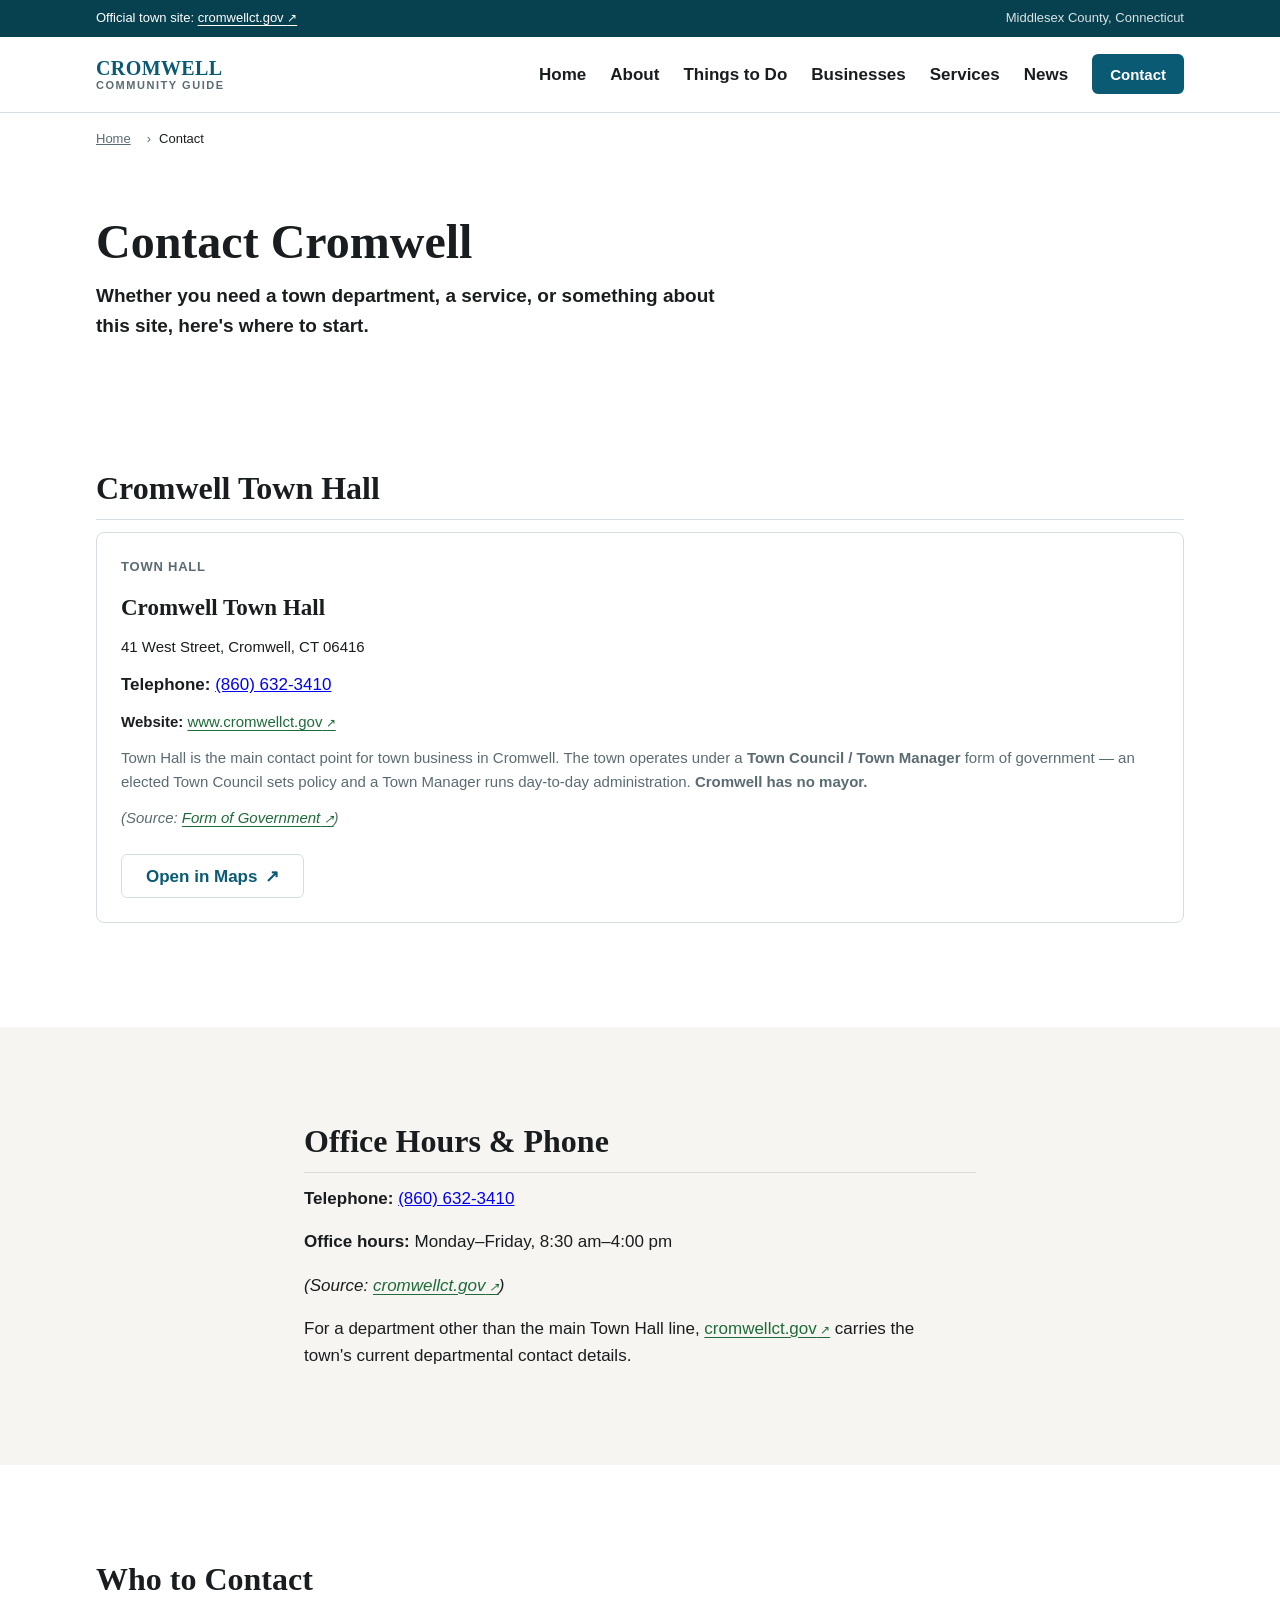
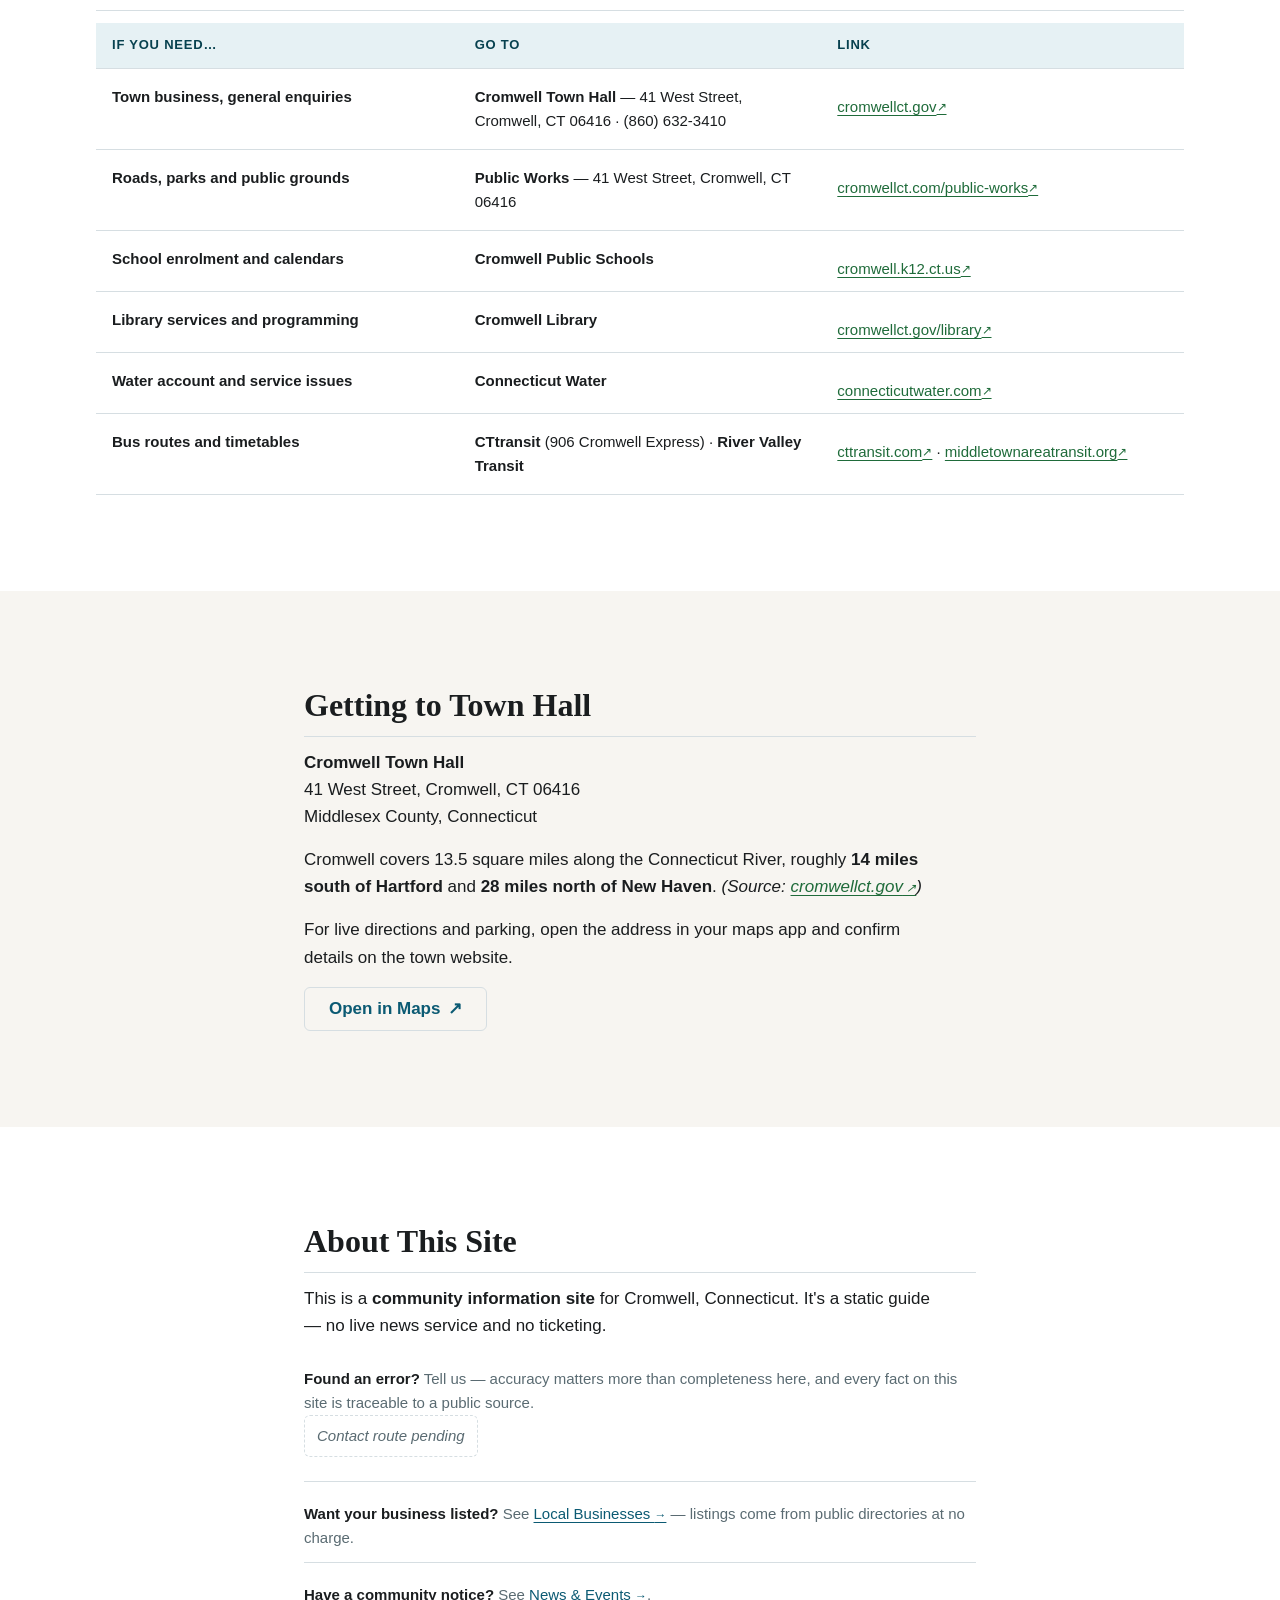
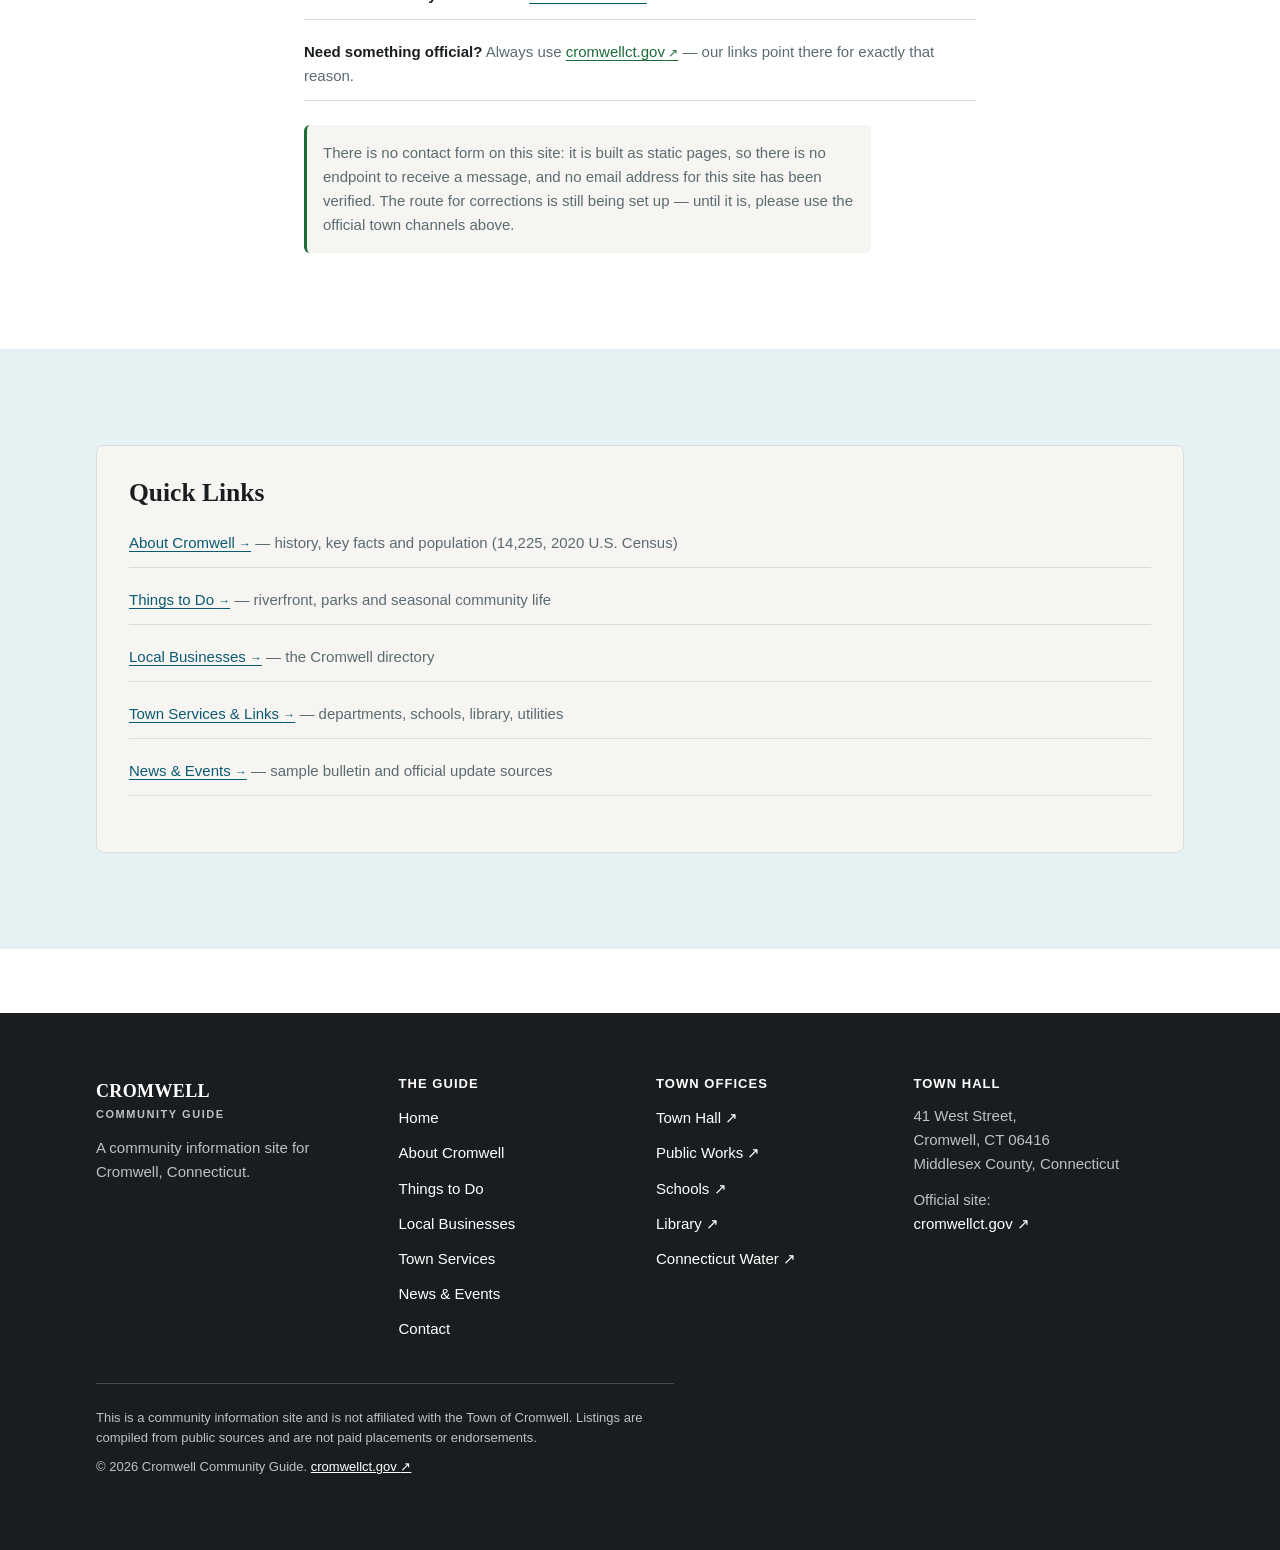
<file: contact.html>
<!DOCTYPE html>
<html lang="en">
<head>
<meta charset="utf-8">
<meta name="viewport" content="width=device-width, initial-scale=1">
<title>Contact — Cromwell, CT Town Hall</title>
<meta name="description" content="Reach Cromwell Town Hall at 41 West Street, Cromwell, CT 06416. Contact details, office hours and links to town departments.">
<meta name="keywords" content="contact Cromwell CT town hall, Cromwell CT town hall address">
<meta name="author" content="Cromwell Community Guide">
<meta name="robots" content="index, follow">
<link rel="canonical" href="https://springteasers.github.io/cromwell-community/contact.html">

<!-- Open Graph -->
<meta property="og:type" content="article">
<meta property="og:site_name" content="Cromwell Community Guide">
<meta property="og:title" content="Contact — Cromwell, CT Town Hall">
<meta property="og:description" content="Reach Cromwell Town Hall at 41 West Street, Cromwell, CT 06416. Contact details, office hours and links to town departments.">
<meta property="og:url" content="https://springteasers.github.io/cromwell-community/contact.html">
<meta property="og:image" content="https://springteasers.github.io/cromwell-community/assets/og-image.svg">
<meta property="og:locale" content="en_US">

<!-- Twitter -->
<meta name="twitter:card" content="summary_large_image">
<meta name="twitter:title" content="Contact — Cromwell, CT Town Hall">
<meta name="twitter:description" content="Reach Cromwell Town Hall at 41 West Street, Cromwell, CT 06416, plus links to town departments.">
<meta name="twitter:image" content="https://springteasers.github.io/cromwell-community/assets/og-image.svg">

<meta name="theme-color" content="#0B5A73">
<link rel="icon" href="data:image/svg+xml,%3Csvg xmlns='http://www.w3.org/2000/svg' viewBox='0 0 32 32'%3E%3Crect width='32' height='32' fill='%230B5A73'/%3E%3Ctext x='16' y='23' font-family='Georgia,serif' font-size='20' font-weight='700' fill='%23fff' text-anchor='middle'%3EC%3C/text%3E%3C/svg%3E">

<link rel="stylesheet" href="css/tokens.css">
<link rel="stylesheet" href="css/styles.css">

<script type="application/ld+json">
{
  "@context": "https://schema.org",
  "@type": "ContactPage",
  "name": "Contact — Cromwell, CT Town Hall",
  "url": "https://springteasers.github.io/cromwell-community/contact.html",
  "inLanguage": "en-US",
  "description": "Reach Cromwell Town Hall at 41 West Street, Cromwell, CT 06416.",
  "about": { "@type": "AdministrativeArea", "name": "Cromwell, Connecticut" },
  "breadcrumb": {
    "@type": "BreadcrumbList",
    "itemListElement": [
      { "@type": "ListItem", "position": 1, "name": "Home", "item": "https://springteasers.github.io/cromwell-community/" },
      { "@type": "ListItem", "position": 2, "name": "Contact", "item": "https://springteasers.github.io/cromwell-community/contact.html" }
    ]
  },
  "disambiguatingDescription": "This is a community information site and is not affiliated with the Town of Cromwell."
}
</script>
</head>
<body>

<a class="skip-link" href="#main">Skip to main content</a>

<!-- ============================ Utility bar ============================ -->
<div class="utility-bar">
  <div class="wrap">
    <p class="utility-bar__left">Official town site:
      <a href="https://www.cromwellct.gov/" target="_blank" rel="noopener">cromwellct.gov <span class="link-external__glyph" aria-hidden="true">&#8599;</span><span class="sr-only">(opens in a new tab)</span></a>
    </p>
    <p class="utility-bar__right">Middlesex County, Connecticut</p>
  </div>
</div>

<!-- ============================ Site header ============================ -->
<header class="site-header">
  <div class="wrap">
    <a class="site-brand" href="index.html" aria-label="Cromwell Community Guide — home">
      <span class="site-brand__name">CROMWELL</span>
      <span class="site-brand__sub">Community Guide</span>
    </a>

    <nav class="nav-primary" aria-label="Primary">
      <ul class="nav-primary__list">
        <li><a href="index.html">Home</a></li>
        <li><a href="about-cromwell.html">About</a></li>
        <li><a href="things-to-do.html">Things to Do</a></li>
        <li><a href="local-businesses.html">Businesses</a></li>
        <li><a href="town-services.html">Services</a></li>
        <li><a href="news-events.html">News</a></li>
      </ul>
      <a class="btn btn--primary btn--sm btn--nav" href="contact.html" aria-current="page">Contact</a>
    </nav>

    <button class="nav-toggle" type="button" aria-expanded="false" aria-controls="nav-drawer">
      <svg width="24" height="24" viewBox="0 0 24 24" aria-hidden="true" focusable="false">
        <path d="M3 6h18M3 12h18M3 18h18" fill="none" stroke="currentColor" stroke-width="2" stroke-linecap="round"/>
      </svg>
      Menu
    </button>
  </div>
</header>

<div class="scrim" aria-hidden="true"></div>

<!-- ============================ Mobile drawer ============================ -->
<nav class="nav-drawer" id="nav-drawer" aria-label="Mobile">
  <button class="nav-drawer__close" type="button">
    <span aria-hidden="true">&#10005;</span> Close
  </button>

  <ul class="nav-drawer__list">
    <li><a href="index.html">Home</a></li>
    <li><a href="about-cromwell.html">About Cromwell</a></li>
    <li><a href="things-to-do.html">Things to Do</a></li>
    <li><a href="local-businesses.html">Local Businesses</a></li>
    <li><a href="town-services.html">Town Services</a></li>
    <li><a href="news-events.html">News &amp; Events</a></li>
  </ul>

  <div class="nav-drawer__meta">
    <p>Official town site:<br>
      <a href="https://www.cromwellct.gov/" target="_blank" rel="noopener">cromwellct.gov <span aria-hidden="true">&#8599;</span><span class="sr-only">(opens in a new tab)</span></a>
    </p>
    <p>Middlesex County, Connecticut</p>
  </div>

  <a class="btn btn--primary" href="contact.html" aria-current="page">Contact</a>
</nav>

<main id="main">

  <!-- ============================ Breadcrumb ============================ -->
  <div class="breadcrumb">
    <div class="wrap">
      <a class="breadcrumb__back" href="index.html"><span aria-hidden="true">&#8592;</span> Home</a>
      <ol>
        <li><a href="index.html">Home</a></li>
        <li><span aria-current="page">Contact</span></li>
      </ol>
    </div>
  </div>

  <!-- ============================ Page header ============================ -->
  <div class="page-header">
    <div class="wrap">
      <h1>Contact Cromwell</h1>
      <p class="page-header__lead">Whether you need a town department, a service, or something about this site, here's where to start.</p>
    </div>
  </div>

  <!-- ============================ Town Hall ============================ -->
  <section class="section section--white" aria-labelledby="townhall-h2">
    <div class="wrap">
      <h2 class="group-heading" id="townhall-h2">Cromwell Town Hall</h2>

      <ul class="card-grid">
        <li class="card card--service">
          <p class="card__meta-label">Town Hall</p>
          <h3 class="card__title">Cromwell Town Hall</h3>
          <address class="card__address">
            41 West Street, Cromwell, CT 06416
          </address>
          <p class="card__telephone"><strong>Telephone:</strong> <a href="tel:+18606323410">(860) 632-3410</a></p>
          <p class="card__website"><strong>Website:</strong>
            <a class="link-external" href="https://www.cromwellct.gov/" target="_blank" rel="noopener">www.cromwellct.gov<span class="link-external__glyph" aria-hidden="true"> &#8599;</span><span class="sr-only">(opens in a new tab)</span></a>
          </p>
          <p class="card__body">Town Hall is the main contact point for town business in Cromwell. The town operates under a <strong>Town Council / Town Manager</strong> form of government &mdash; an elected Town Council sets policy and a Town Manager runs day-to-day administration. <strong>Cromwell has no mayor.</strong></p>
          <p class="card__body"><em>(Source: <a class="link-external" href="https://cromwellct.gov/167/Form-of-Government" target="_blank" rel="noopener">Form of Government<span class="link-external__glyph" aria-hidden="true"> &#8599;</span><span class="sr-only">(opens in a new tab)</span></a>)</em></p>
          <div class="card__actions">
            <a class="btn btn--ghost" href="https://www.google.com/maps/search/?api=1&amp;query=41+West+Street%2C+Cromwell%2C+CT+06416" target="_blank" rel="noopener">Open in Maps <span aria-hidden="true">&#8599;</span><span class="sr-only">(opens in a new tab)</span></a>
          </div>
        </li>
      </ul>
    </div>
  </section>

  <!-- ============================ Office hours & phone ============================ -->
  <section class="section section--paper" aria-labelledby="hours-h2">
    <div class="wrap prose">
      <h2 id="hours-h2">Office Hours &amp; Phone</h2>

      <p><strong>Telephone:</strong> <a href="tel:+18606323410">(860) 632-3410</a></p>
      <p><strong>Office hours:</strong> Monday&ndash;Friday, 8:30 am&ndash;4:00 pm</p>

      <p><em>(Source: <a class="link-external" href="https://www.cromwellct.gov/" target="_blank" rel="noopener">cromwellct.gov<span class="link-external__glyph" aria-hidden="true"> &#8599;</span><span class="sr-only">(opens in a new tab)</span></a>)</em></p>

      <p>For a department other than the main Town Hall line, <a class="link-external" href="https://www.cromwellct.gov/" target="_blank" rel="noopener">cromwellct.gov<span class="link-external__glyph" aria-hidden="true"> &#8599;</span><span class="sr-only">(opens in a new tab)</span></a> carries the town's current departmental contact details.</p>
    </div>
  </section>

  <!-- ============================ Who to contact ============================ -->
  <section class="section section--white" aria-labelledby="who-h2">
    <div class="wrap">
      <h2 class="group-heading" id="who-h2">Who to Contact</h2>

      <table class="table--reference table-responsive">
        <caption class="sr-only">Which Cromwell town department handles what</caption>
        <thead>
          <tr>
            <th scope="col">If you need&hellip;</th>
            <th scope="col">Go to</th>
            <th scope="col">Link</th>
          </tr>
        </thead>
        <tbody>
          <tr>
            <td data-label="If you need…" class="cell--lead">Town business, general enquiries</td>
            <td data-label="Go to"><strong>Cromwell Town Hall</strong> &mdash; 41 West Street, Cromwell, CT 06416 &middot; (860) 632-3410</td>
            <td data-label="Link"><a class="link-external table__link" href="https://www.cromwellct.gov/" target="_blank" rel="noopener">cromwellct.gov<span class="link-external__glyph" aria-hidden="true"> &#8599;</span><span class="sr-only">(opens in a new tab)</span></a></td>
          </tr>
          <tr>
            <td data-label="If you need…" class="cell--lead">Roads, parks and public grounds</td>
            <td data-label="Go to"><strong>Public Works</strong> &mdash; 41 West Street, Cromwell, CT 06416</td>
            <td data-label="Link"><a class="link-external table__link" href="https://www.cromwellct.com/public-works" target="_blank" rel="noopener">cromwellct.com/public-works<span class="link-external__glyph" aria-hidden="true"> &#8599;</span><span class="sr-only">(opens in a new tab)</span></a></td>
          </tr>
          <tr>
            <td data-label="If you need…" class="cell--lead">School enrolment and calendars</td>
            <td data-label="Go to"><strong>Cromwell Public Schools</strong></td>
            <td data-label="Link"><a class="link-external table__link" href="https://www.cromwell.k12.ct.us/" target="_blank" rel="noopener">cromwell.k12.ct.us<span class="link-external__glyph" aria-hidden="true"> &#8599;</span><span class="sr-only">(opens in a new tab)</span></a></td>
          </tr>
          <tr>
            <td data-label="If you need…" class="cell--lead">Library services and programming</td>
            <td data-label="Go to"><strong>Cromwell Library</strong></td>
            <td data-label="Link"><a class="link-external table__link" href="https://www.cromwellct.gov/library" target="_blank" rel="noopener">cromwellct.gov/library<span class="link-external__glyph" aria-hidden="true"> &#8599;</span><span class="sr-only">(opens in a new tab)</span></a></td>
          </tr>
          <tr>
            <td data-label="If you need…" class="cell--lead">Water account and service issues</td>
            <td data-label="Go to"><strong>Connecticut Water</strong></td>
            <td data-label="Link"><a class="link-external table__link" href="https://www.connecticutwater.com" target="_blank" rel="noopener">connecticutwater.com<span class="link-external__glyph" aria-hidden="true"> &#8599;</span><span class="sr-only">(opens in a new tab)</span></a></td>
          </tr>
          <tr>
            <td data-label="If you need…" class="cell--lead">Bus routes and timetables</td>
            <td data-label="Go to"><strong>CTtransit</strong> (906 Cromwell Express) &middot; <strong>River Valley Transit</strong></td>
            <td data-label="Link"><a class="link-external table__link" href="https://www.cttransit.com/" target="_blank" rel="noopener">cttransit.com<span class="link-external__glyph" aria-hidden="true"> &#8599;</span><span class="sr-only">(opens in a new tab)</span></a> &middot; <a class="link-external table__link" href="https://www.middletownareatransit.org/" target="_blank" rel="noopener">middletownareatransit.org<span class="link-external__glyph" aria-hidden="true"> &#8599;</span><span class="sr-only">(opens in a new tab)</span></a></td>
          </tr>
        </tbody>
      </table>
    </div>
  </section>

  <!-- ============================ Getting to Town Hall ============================ -->
  <section class="section section--paper" aria-labelledby="getting-h2">
    <div class="wrap prose">
      <h2 id="getting-h2">Getting to Town Hall</h2>

      <address>
        <strong>Cromwell Town Hall</strong><br>
        41 West Street, Cromwell, CT 06416<br>
        Middlesex County, Connecticut
      </address>

      <p style="margin-top: var(--s-4);">Cromwell covers 13.5 square miles along the Connecticut River, roughly <strong>14 miles south of Hartford</strong> and <strong>28 miles north of New Haven</strong>. <em>(Source: <a class="link-external" href="https://www.cromwellct.gov/" target="_blank" rel="noopener">cromwellct.gov<span class="link-external__glyph" aria-hidden="true"> &#8599;</span><span class="sr-only">(opens in a new tab)</span></a>)</em></p>
      <p>For live directions and parking, open the address in your maps app and confirm details on the town website.</p>

      <p><a class="btn btn--ghost" href="https://www.google.com/maps/search/?api=1&amp;query=41+West+Street%2C+Cromwell%2C+CT+06416" target="_blank" rel="noopener">Open in Maps <span aria-hidden="true">&#8599;</span><span class="sr-only">(opens in a new tab)</span></a></p>
    </div>
  </section>

  <!-- ============================ About this site ============================ -->
  <section class="section section--white" aria-labelledby="about-site-h2">
    <div class="wrap prose">
      <h2 id="about-site-h2">About This Site</h2>
      <p>This is a <strong>community information site</strong> for Cromwell, Connecticut. It's a static guide &mdash; no live news service and no ticketing.</p>

      <ul class="category-list">
        <li><strong>Found an error?</strong> Tell us &mdash; accuracy matters more than completeness here, and every fact on this site is traceable to a public source.<br>
          <span class="field--placeholder">Contact route pending</span>
        </li>
        <li><strong>Want your business listed?</strong> See <a class="link-internal" href="local-businesses.html">Local Businesses <span class="link-internal__glyph" aria-hidden="true">&#8594;</span></a> &mdash; listings come from public directories at no charge.</li>
        <li><strong>Have a community notice?</strong> See <a class="link-internal" href="news-events.html">News &amp; Events <span class="link-internal__glyph" aria-hidden="true">&#8594;</span></a>.</li>
        <li><strong>Need something official?</strong> Always use <a class="link-external" href="https://www.cromwellct.gov/" target="_blank" rel="noopener">cromwellct.gov<span class="link-external__glyph" aria-hidden="true"> &#8599;</span><span class="sr-only">(opens in a new tab)</span></a> &mdash; our links point there for exactly that reason.</li>
      </ul>

      <p class="callout callout--info">There is no contact form on this site: it is built as static pages, so there is no endpoint to receive a message, and no email address for this site has been verified. The route for corrections is still being set up &mdash; until it is, please use the official town channels above.</p>
    </div>
  </section>

  <!-- ============================ Quick links ============================ -->
  <section class="section section--tint" aria-labelledby="quick-h2">
    <div class="wrap">
      <div class="cta-band">
        <h2 id="quick-h2">Quick Links</h2>
        <ul class="category-list">
          <li><a class="link-internal" href="about-cromwell.html">About Cromwell <span class="link-internal__glyph" aria-hidden="true">&#8594;</span></a> &mdash; history, key facts and population (14,225, 2020 U.S. Census)</li>
          <li><a class="link-internal" href="things-to-do.html">Things to Do <span class="link-internal__glyph" aria-hidden="true">&#8594;</span></a> &mdash; riverfront, parks and seasonal community life</li>
          <li><a class="link-internal" href="local-businesses.html">Local Businesses <span class="link-internal__glyph" aria-hidden="true">&#8594;</span></a> &mdash; the Cromwell directory</li>
          <li><a class="link-internal" href="town-services.html">Town Services &amp; Links <span class="link-internal__glyph" aria-hidden="true">&#8594;</span></a> &mdash; departments, schools, library, utilities</li>
          <li><a class="link-internal" href="news-events.html">News &amp; Events <span class="link-internal__glyph" aria-hidden="true">&#8594;</span></a> &mdash; sample bulletin and official update sources</li>
        </ul>
      </div>
    </div>
  </section>

</main>

<!-- ============================ Footer ============================ -->
<footer class="site-footer">
  <div class="wrap">
    <div class="site-footer__grid">

      <div class="footer-col footer-col--brand">
        <span class="site-footer__brand-name">Cromwell</span>
        <span class="site-footer__brand-sub">Community Guide</span>
        <p class="site-footer__blurb">A community information site for Cromwell, Connecticut.</p>
      </div>

      <div class="footer-col footer-col--guide">
        <h2 id="foot-guide-h">The Guide</h2>
        <button class="footer-accordion__btn" type="button" aria-expanded="false" aria-controls="foot-guide-p">The Guide</button>
        <div class="footer-panel" id="foot-guide-p" role="region" aria-labelledby="foot-guide-h">
          <ul>
            <li><a href="index.html">Home</a></li>
            <li><a href="about-cromwell.html">About Cromwell</a></li>
            <li><a href="things-to-do.html">Things to Do</a></li>
            <li><a href="local-businesses.html">Local Businesses</a></li>
            <li><a href="town-services.html">Town Services</a></li>
            <li><a href="news-events.html">News &amp; Events</a></li>
            <li><a href="contact.html">Contact</a></li>
          </ul>
        </div>
      </div>

      <div class="footer-col footer-col--offices">
        <h2 id="foot-offices-h">Town Offices</h2>
        <button class="footer-accordion__btn" type="button" aria-expanded="false" aria-controls="foot-offices-p">Town Offices</button>
        <div class="footer-panel" id="foot-offices-p" role="region" aria-labelledby="foot-offices-h">
          <ul>
            <li><a href="https://www.cromwellct.gov/" target="_blank" rel="noopener">Town Hall <span aria-hidden="true">&#8599;</span><span class="sr-only">(opens in a new tab)</span></a></li>
            <li><a href="https://www.cromwellct.com/public-works" target="_blank" rel="noopener">Public Works <span aria-hidden="true">&#8599;</span><span class="sr-only">(opens in a new tab)</span></a></li>
            <li><a href="https://www.cromwell.k12.ct.us/" target="_blank" rel="noopener">Schools <span aria-hidden="true">&#8599;</span><span class="sr-only">(opens in a new tab)</span></a></li>
            <li><a href="https://www.cromwellct.gov/library" target="_blank" rel="noopener">Library <span aria-hidden="true">&#8599;</span><span class="sr-only">(opens in a new tab)</span></a></li>
            <li><a href="https://www.connecticutwater.com" target="_blank" rel="noopener">Connecticut Water <span aria-hidden="true">&#8599;</span><span class="sr-only">(opens in a new tab)</span></a></li>
          </ul>
        </div>
      </div>

      <div class="footer-col footer-col--townhall">
        <h2 id="foot-townhall-h">Town Hall</h2>
        <button class="footer-accordion__btn" type="button" aria-expanded="false" aria-controls="foot-townhall-p">Town Hall</button>
        <div class="footer-panel" id="foot-townhall-p" role="region" aria-labelledby="foot-townhall-h">
          <address>
            41 West Street,<br>
            Cromwell, CT 06416<br>
            Middlesex County, Connecticut
          </address>
          <div class="footer-col__rows">
            <p>Official site:<br>
              <a href="https://www.cromwellct.gov/" target="_blank" rel="noopener">cromwellct.gov <span aria-hidden="true">&#8599;</span><span class="sr-only">(opens in a new tab)</span></a>
            </p>
          </div>
        </div>
      </div>

    </div>

    <div class="site-footer__bottom">
      <p>This is a community information site and is not affiliated with the Town of Cromwell. Listings are compiled from public sources and are not paid placements or endorsements.</p>
      <p>&copy; <span id="year">2026</span> Cromwell Community Guide. <a href="https://www.cromwellct.gov/" target="_blank" rel="noopener">cromwellct.gov <span aria-hidden="true">&#8599;</span><span class="sr-only">(opens in a new tab)</span></a></p>
    </div>
  </div>
</footer>

<script src="js/site.js"></script>
<script>document.getElementById('year').textContent = String(new Date().getFullYear());</script>
</body>
</html>
</file>
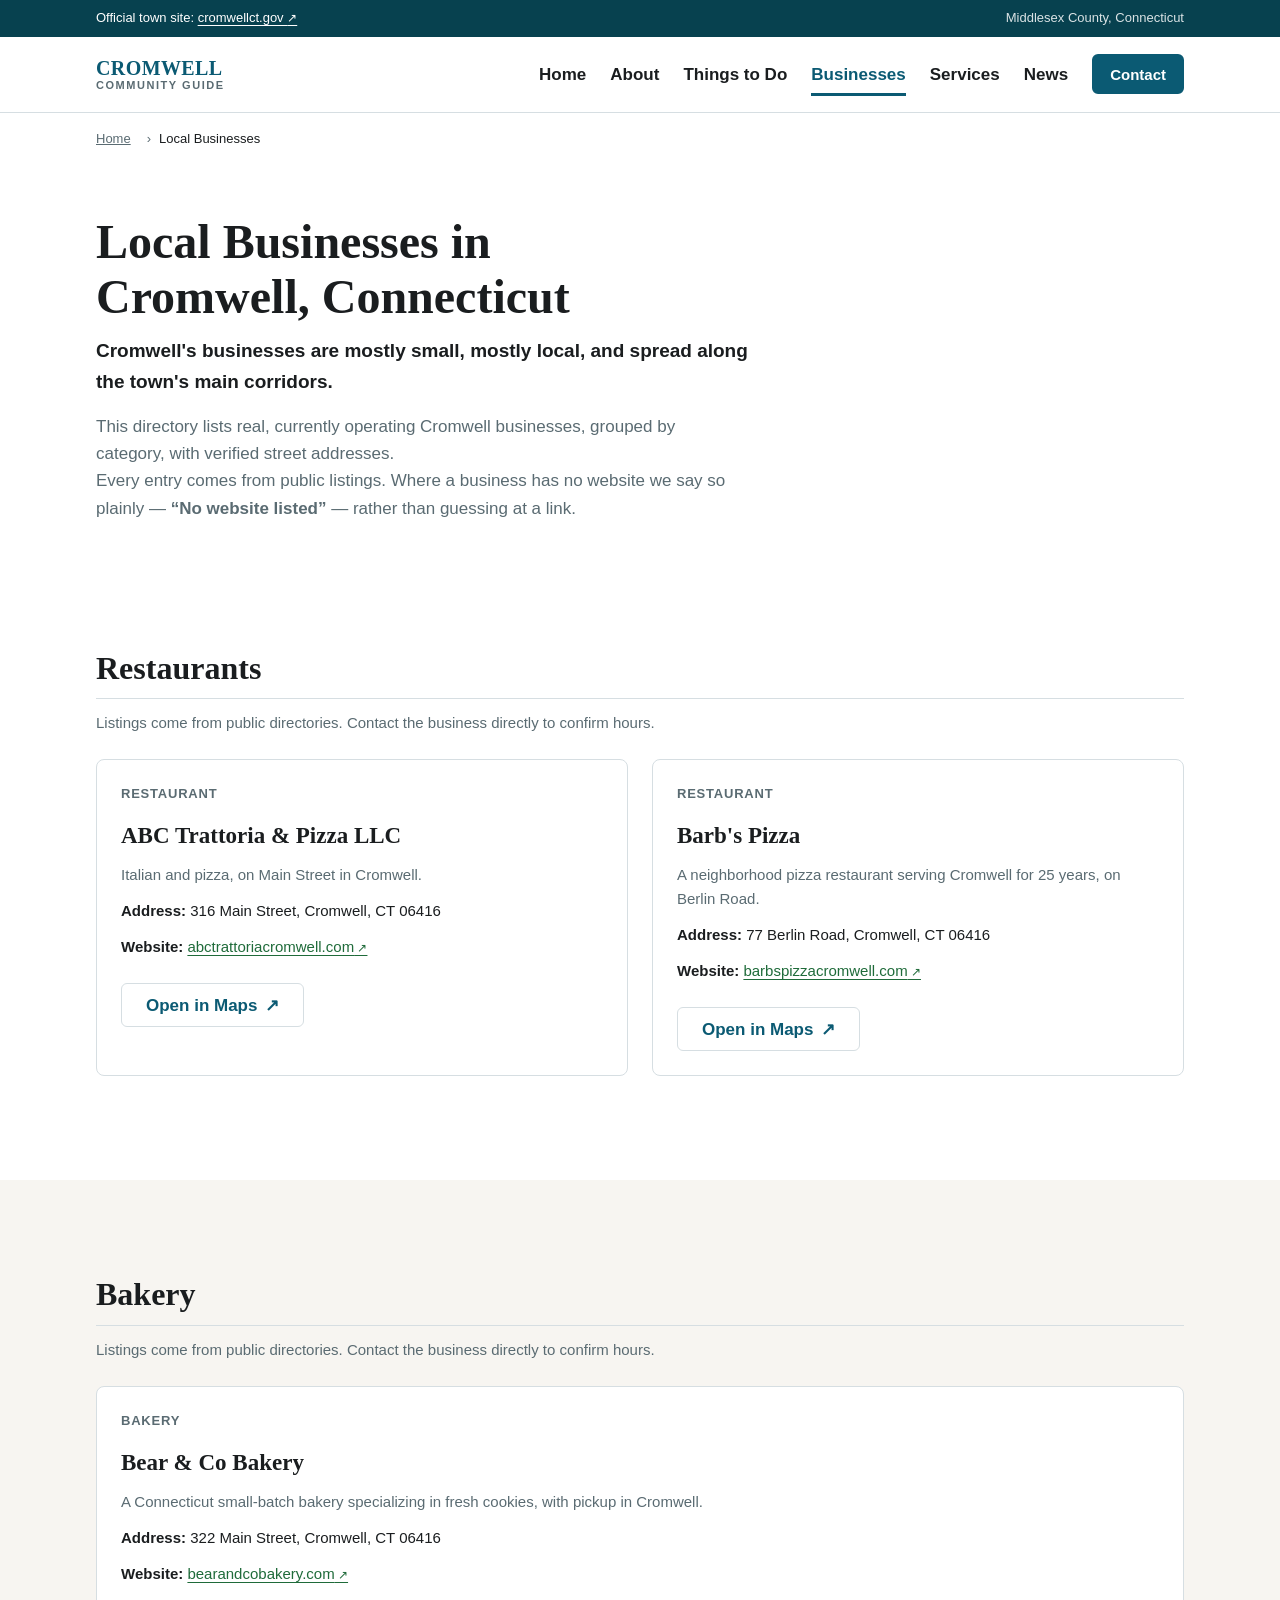
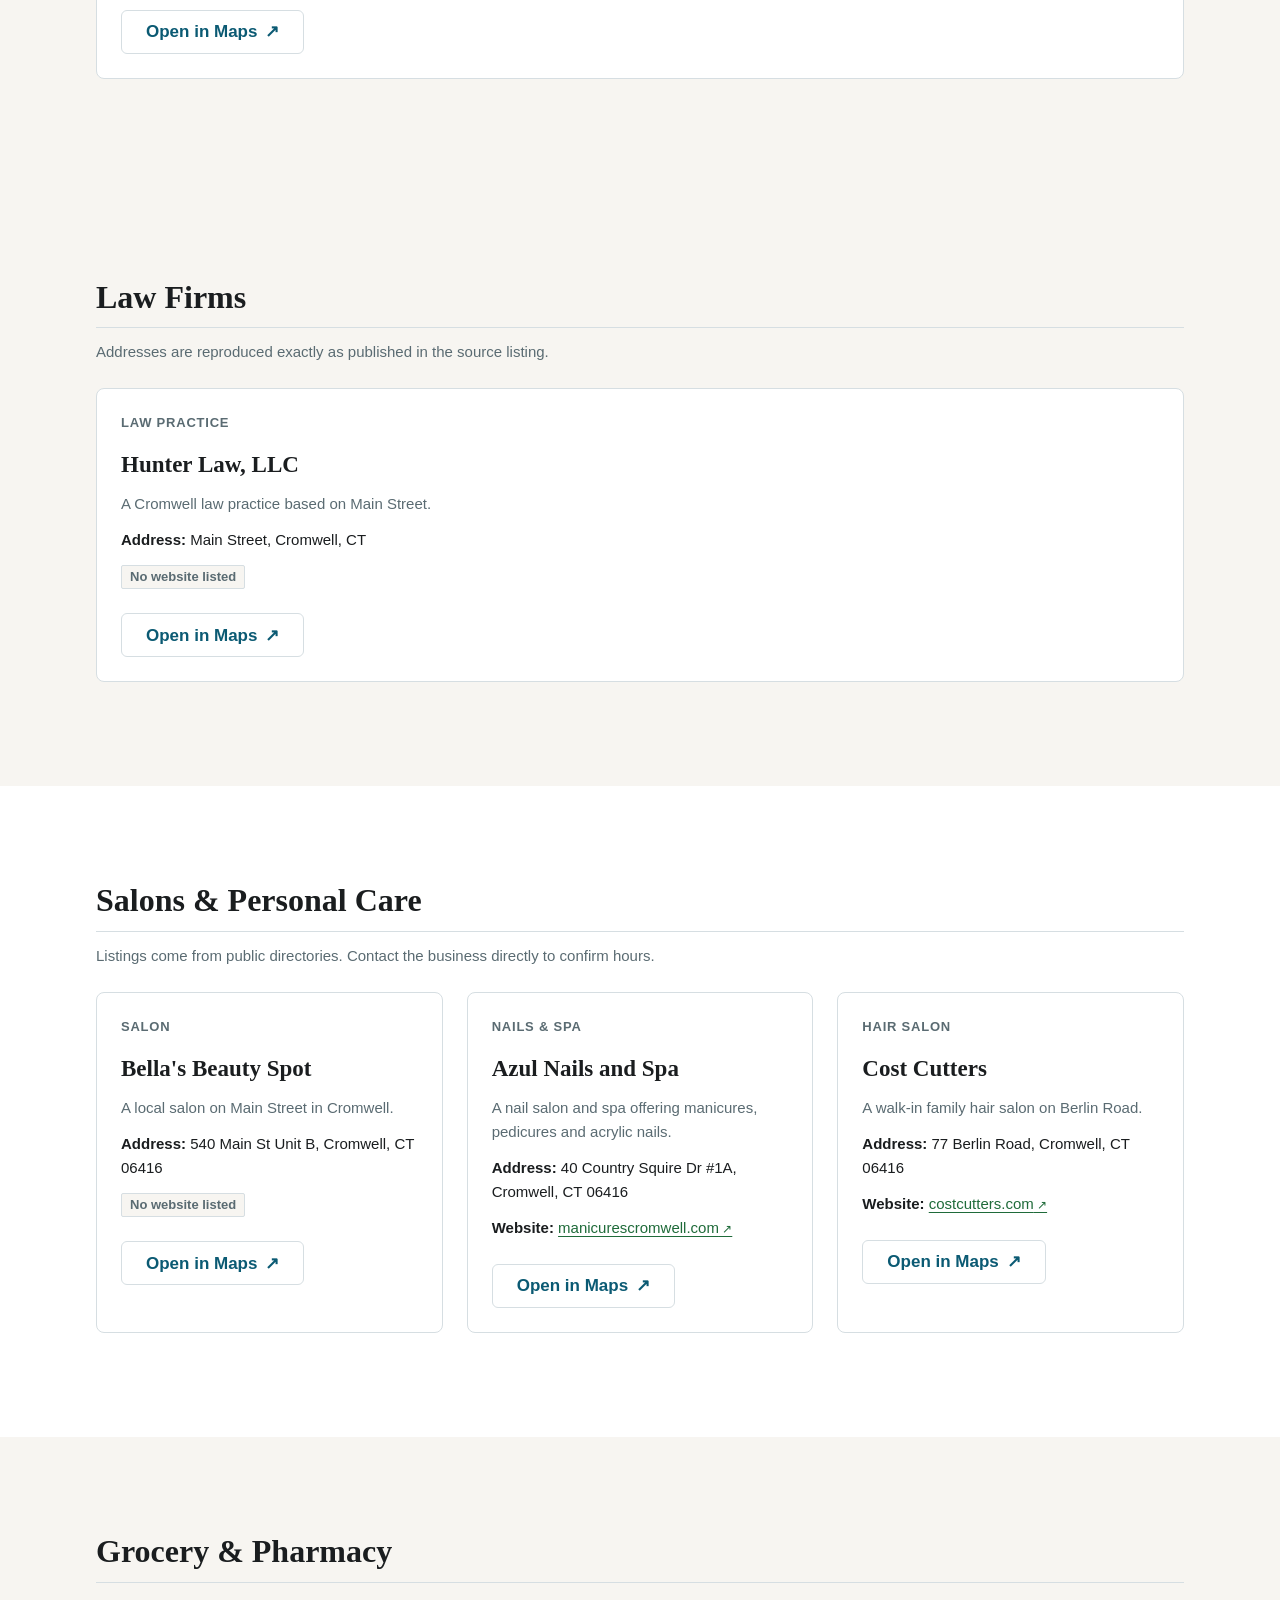
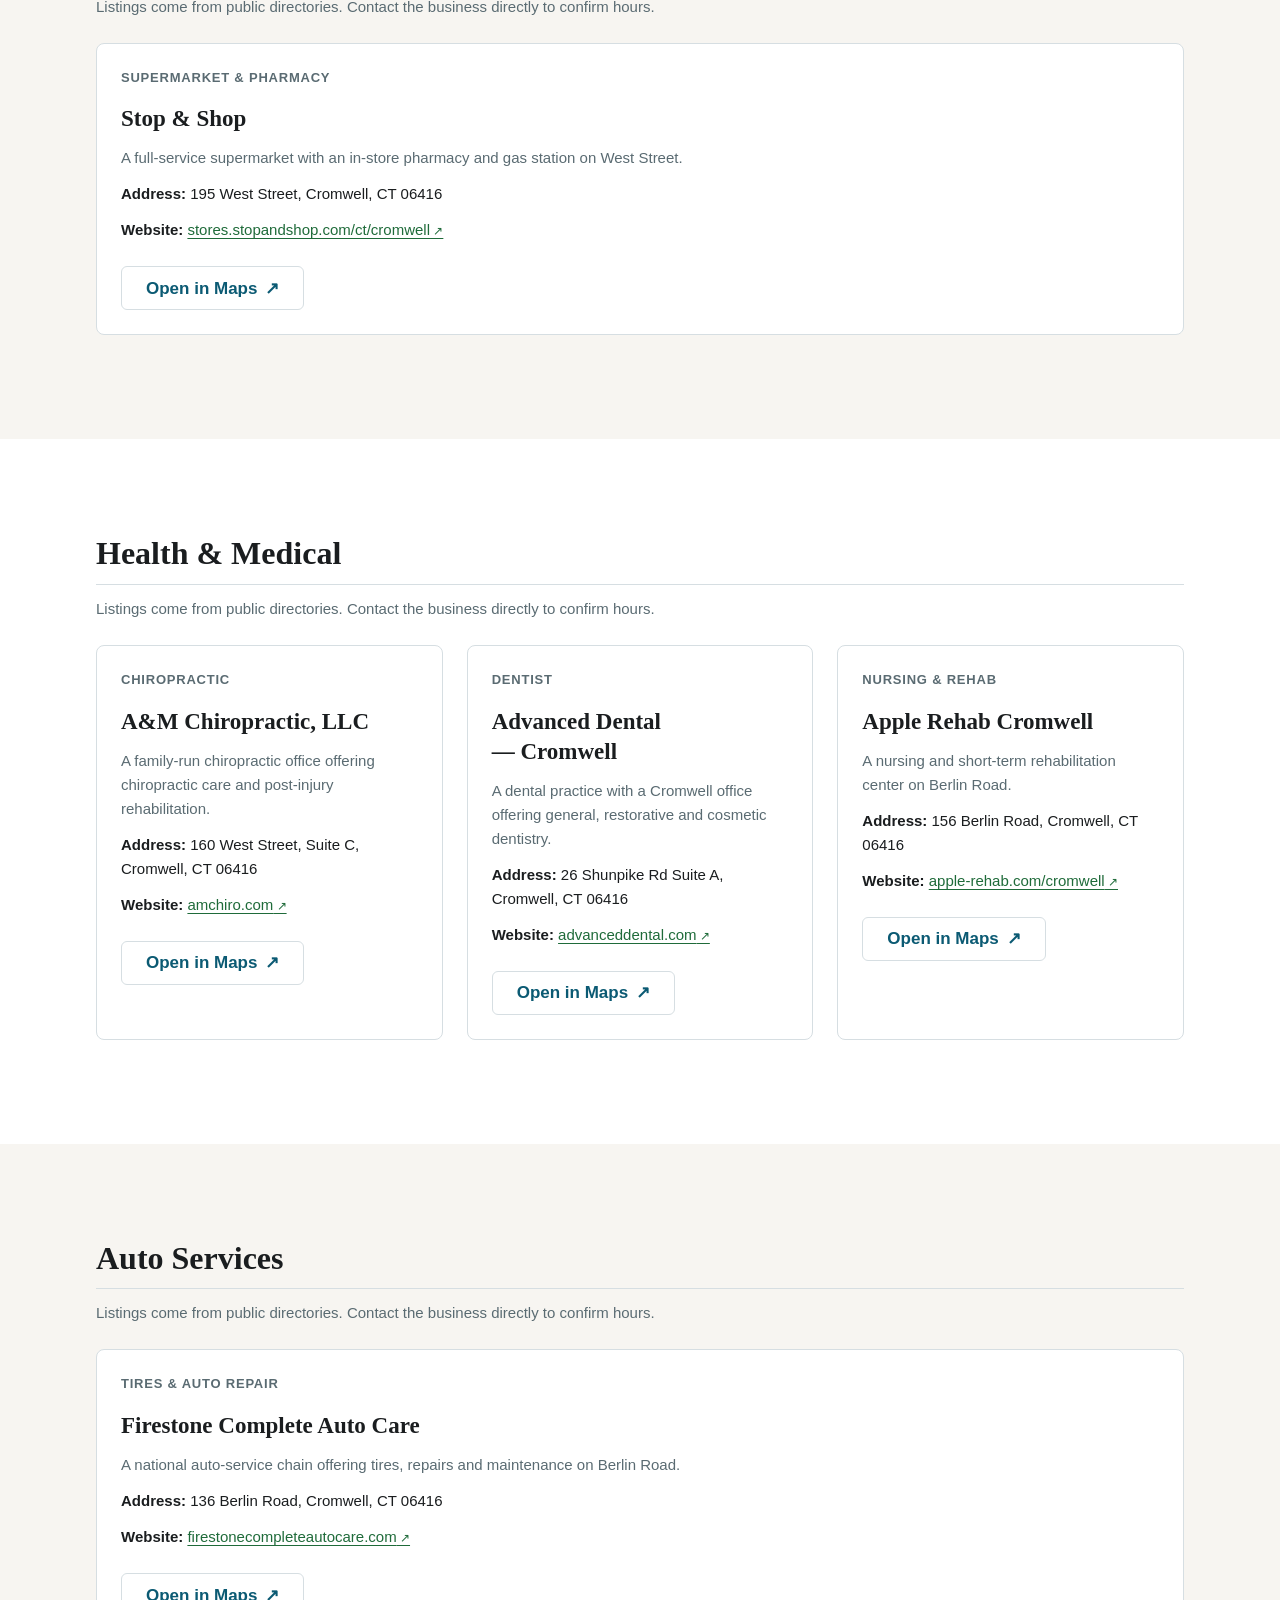
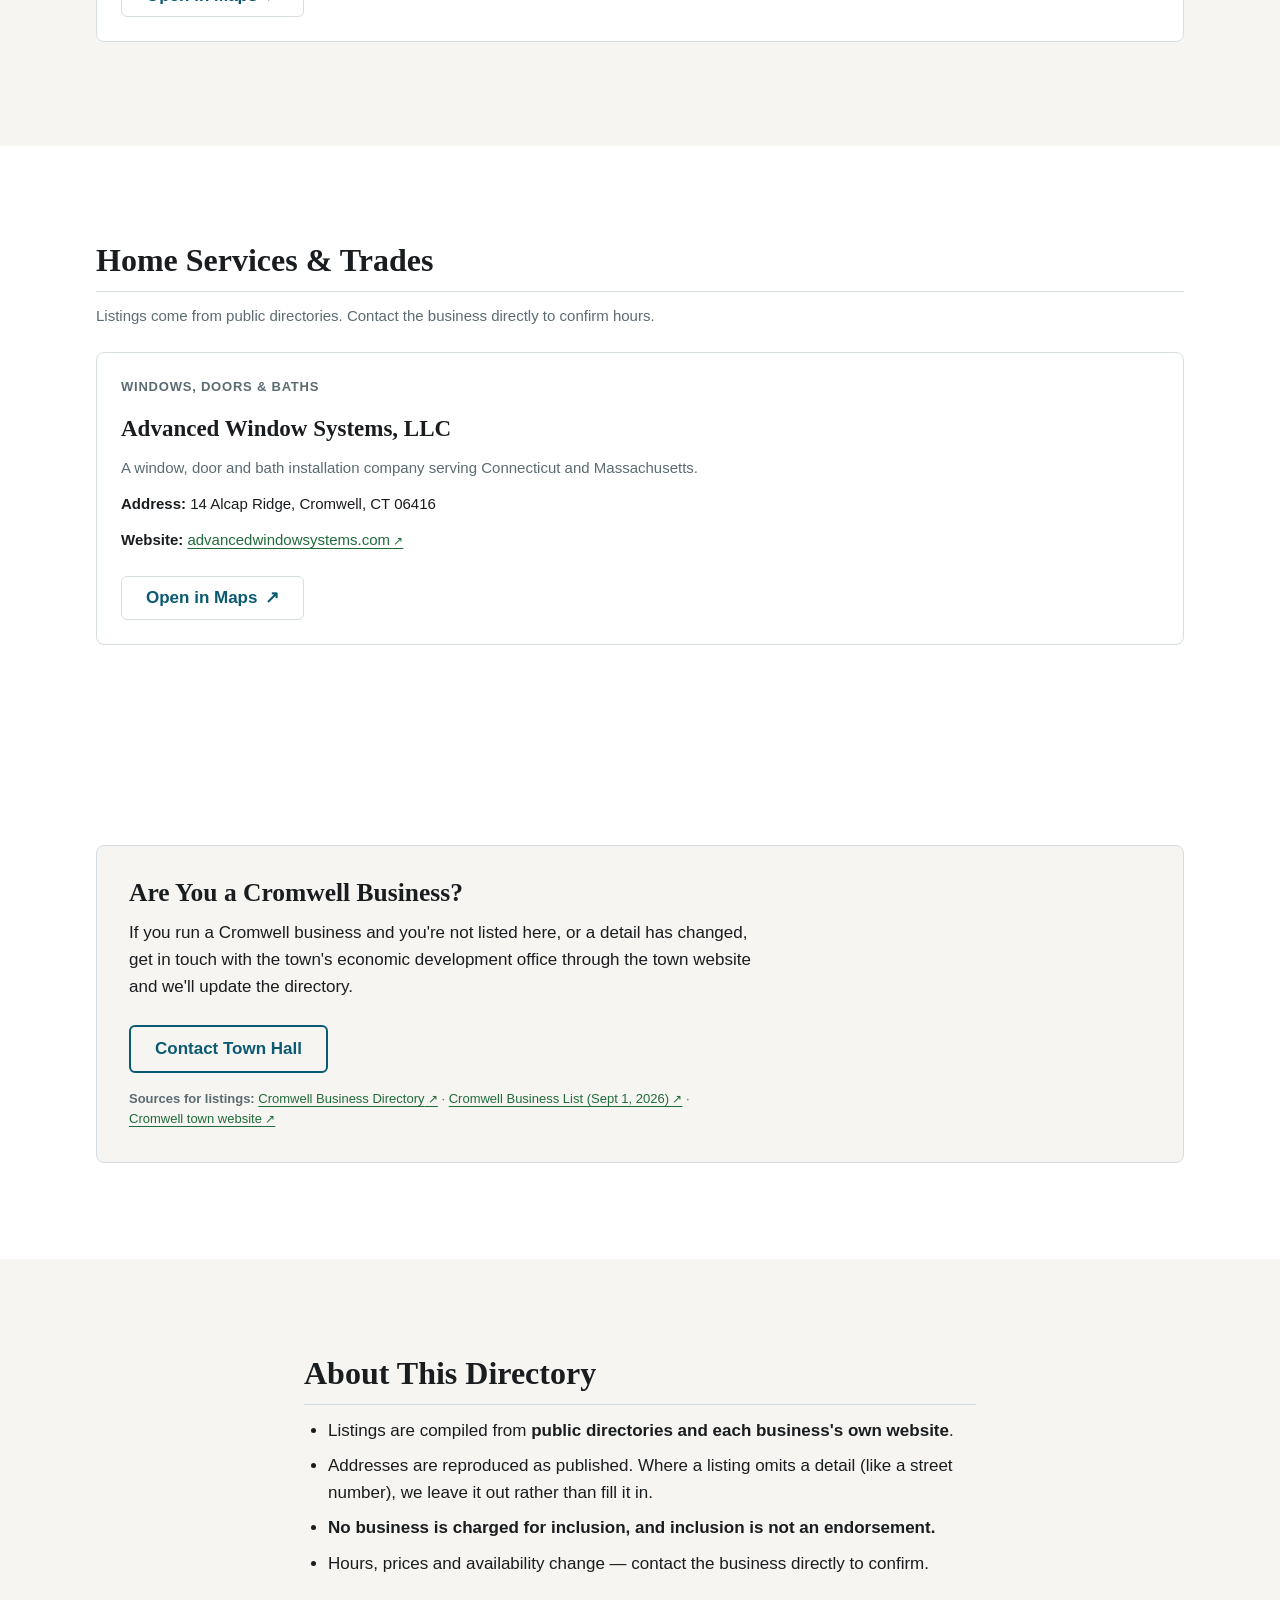
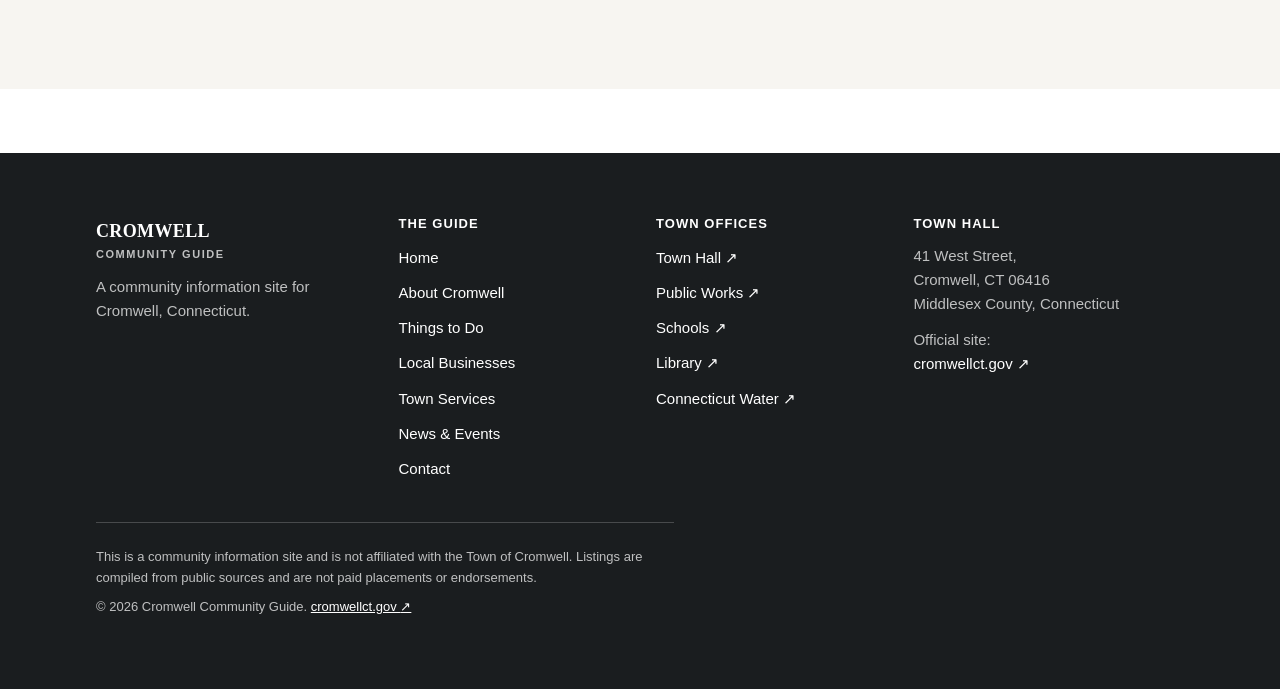
<file: local-businesses.html>
<!DOCTYPE html>
<html lang="en">
<head>
<meta charset="utf-8">
<meta name="viewport" content="width=device-width, initial-scale=1">
<title>Local Businesses in Cromwell, CT — Directory</title>
<meta name="description" content="A directory of real, operating Cromwell, CT businesses — restaurants, professional services, salons and more, with verified addresses.">
<meta name="keywords" content="Cromwell CT local businesses, Cromwell CT directory, Cromwell CT restaurants">
<meta name="author" content="Cromwell Community Guide">
<meta name="robots" content="index, follow">
<link rel="canonical" href="https://springteasers.github.io/cromwell-community/local-businesses.html">

<!-- Open Graph -->
<meta property="og:type" content="website">
<meta property="og:site_name" content="Cromwell Community Guide">
<meta property="og:title" content="Local Businesses in Cromwell, CT — Directory">
<meta property="og:description" content="A directory of real, operating Cromwell, CT businesses — restaurants, professional services, salons and more, with verified addresses.">
<meta property="og:url" content="https://springteasers.github.io/cromwell-community/local-businesses.html">
<meta property="og:image" content="https://springteasers.github.io/cromwell-community/assets/og-image.svg">
<meta property="og:locale" content="en_US">

<!-- Twitter -->
<meta name="twitter:card" content="summary_large_image">
<meta name="twitter:title" content="Local Businesses in Cromwell, CT — Directory">
<meta name="twitter:description" content="A directory of real, operating Cromwell, CT businesses — with verified addresses and websites.">
<meta name="twitter:image" content="https://springteasers.github.io/cromwell-community/assets/og-image.svg">

<meta name="theme-color" content="#0B5A73">
<link rel="icon" href="data:image/svg+xml,%3Csvg xmlns='http://www.w3.org/2000/svg' viewBox='0 0 32 32'%3E%3Crect width='32' height='32' fill='%230B5A73'/%3E%3Ctext x='16' y='23' font-family='Georgia,serif' font-size='20' font-weight='700' fill='%23fff' text-anchor='middle'%3EC%3C/text%3E%3C/svg%3E">

<link rel="stylesheet" href="css/tokens.css">
<link rel="stylesheet" href="css/styles.css">

<script type="application/ld+json">
{
  "@context": "https://schema.org",
  "@type": "WebPage",
  "name": "Local Businesses in Cromwell, CT — Directory",
  "url": "https://springteasers.github.io/cromwell-community/local-businesses.html",
  "inLanguage": "en-US",
  "description": "A directory of real, operating Cromwell, CT businesses with verified addresses.",
  "about": { "@type": "AdministrativeArea", "name": "Cromwell, Connecticut" },
  "breadcrumb": {
    "@type": "BreadcrumbList",
    "itemListElement": [
      { "@type": "ListItem", "position": 1, "name": "Home", "item": "https://springteasers.github.io/cromwell-community/" },
      { "@type": "ListItem", "position": 2, "name": "Local Businesses", "item": "https://springteasers.github.io/cromwell-community/local-businesses.html" }
    ]
  },
  "disambiguatingDescription": "This is a community information site and is not affiliated with the Town of Cromwell. Listings are compiled from public sources and are not paid placements or endorsements."
}
</script>
</head>
<body>

<a class="skip-link" href="#main">Skip to main content</a>

<!-- ============================ Utility bar ============================ -->
<div class="utility-bar">
  <div class="wrap">
    <p class="utility-bar__left">Official town site:
      <a href="https://www.cromwellct.gov/" target="_blank" rel="noopener">cromwellct.gov <span class="link-external__glyph" aria-hidden="true">&#8599;</span><span class="sr-only">(opens in a new tab)</span></a>
    </p>
    <p class="utility-bar__right">Middlesex County, Connecticut</p>
  </div>
</div>

<!-- ============================ Site header ============================ -->
<header class="site-header">
  <div class="wrap">
    <a class="site-brand" href="index.html" aria-label="Cromwell Community Guide — home">
      <span class="site-brand__name">CROMWELL</span>
      <span class="site-brand__sub">Community Guide</span>
    </a>

    <nav class="nav-primary" aria-label="Primary">
      <ul class="nav-primary__list">
        <li><a href="index.html">Home</a></li>
        <li><a href="about-cromwell.html">About</a></li>
        <li><a href="things-to-do.html">Things to Do</a></li>
        <li><a href="local-businesses.html" aria-current="page">Businesses</a></li>
        <li><a href="town-services.html">Services</a></li>
        <li><a href="news-events.html">News</a></li>
      </ul>
      <a class="btn btn--primary btn--sm btn--nav" href="contact.html">Contact</a>
    </nav>

    <button class="nav-toggle" type="button" aria-expanded="false" aria-controls="nav-drawer">
      <svg width="24" height="24" viewBox="0 0 24 24" aria-hidden="true" focusable="false">
        <path d="M3 6h18M3 12h18M3 18h18" fill="none" stroke="currentColor" stroke-width="2" stroke-linecap="round"/>
      </svg>
      Menu
    </button>
  </div>
</header>

<div class="scrim" aria-hidden="true"></div>

<!-- ============================ Mobile drawer ============================ -->
<nav class="nav-drawer" id="nav-drawer" aria-label="Mobile">
  <button class="nav-drawer__close" type="button">
    <span aria-hidden="true">&#10005;</span> Close
  </button>

  <ul class="nav-drawer__list">
    <li><a href="index.html">Home</a></li>
    <li><a href="about-cromwell.html">About Cromwell</a></li>
    <li><a href="things-to-do.html">Things to Do</a></li>
    <li><a href="local-businesses.html" aria-current="page">Local Businesses</a></li>
    <li><a href="town-services.html">Town Services</a></li>
    <li><a href="news-events.html">News &amp; Events</a></li>
  </ul>

  <div class="nav-drawer__meta">
    <p>Official town site:<br>
      <a href="https://www.cromwellct.gov/" target="_blank" rel="noopener">cromwellct.gov <span aria-hidden="true">&#8599;</span><span class="sr-only">(opens in a new tab)</span></a>
    </p>
    <p>Middlesex County, Connecticut</p>
  </div>

  <a class="btn btn--primary" href="contact.html">Contact</a>
</nav>

<main id="main">

  <!-- ============================ Breadcrumb ============================ -->
  <div class="breadcrumb">
    <div class="wrap">
      <a class="breadcrumb__back" href="index.html"><span aria-hidden="true">&#8592;</span> Home</a>
      <ol>
        <li><a href="index.html">Home</a></li>
        <li><span aria-current="page">Local Businesses</span></li>
      </ol>
    </div>
  </div>

  <!-- ============================ Page header ============================ -->
  <div class="page-header">
    <div class="wrap">
      <h1>Local Businesses in Cromwell, Connecticut</h1>
      <p class="page-header__lead">Cromwell's businesses are mostly small, mostly local, and spread along the town's main corridors.</p>
      <p class="page-header__body">This directory lists real, currently operating Cromwell businesses, grouped by category, with verified street addresses.</p>
      <p class="page-header__body">Every entry comes from public listings. Where a business has no website we say so plainly &mdash; <strong>&ldquo;No website listed&rdquo;</strong> &mdash; rather than guessing at a link.</p>
    </div>
  </div>

  <!-- ============================ Restaurants ============================ -->
  <section class="section section--white" aria-labelledby="cat-restaurants-h2">
    <div class="wrap">
      <h2 class="group-heading" id="cat-restaurants-h2">Restaurants</h2>
      <p class="group-note">Listings come from public directories. Contact the business directly to confirm hours.</p>

      <ul class="card-grid">
        <li class="card card--service">
          <p class="card__meta-label">Restaurant</p>
          <h3 class="card__title">ABC Trattoria &amp; Pizza LLC</h3>
          <p class="card__body">Italian and pizza, on Main Street in Cromwell.</p>
          <p class="card__address"><strong>Address:</strong> 316 Main Street, Cromwell, CT 06416</p>
          <p class="card__website"><strong>Website:</strong>
            <a class="link-external" href="http://abctrattoriacromwell.com/" target="_blank" rel="noopener">abctrattoriacromwell.com<span class="link-external__glyph" aria-hidden="true"> &#8599;</span><span class="sr-only">(opens in a new tab)</span></a>
          </p>
          <div class="card__actions">
            <a class="btn btn--ghost" href="https://www.google.com/maps/search/?api=1&amp;query=316+Main+Street%2C+Cromwell%2C+CT+06416" target="_blank" rel="noopener">Open in Maps <span aria-hidden="true">&#8599;</span><span class="sr-only">(opens in a new tab)</span></a>
          </div>
        </li>

        <li class="card card--service">
          <p class="card__meta-label">Restaurant</p>
          <h3 class="card__title">Barb's Pizza</h3>
          <p class="card__body">A neighborhood pizza restaurant serving Cromwell for 25 years, on Berlin Road.</p>
          <p class="card__address"><strong>Address:</strong> 77 Berlin Road, Cromwell, CT 06416</p>
          <p class="card__website"><strong>Website:</strong>
            <a class="link-external" href="https://www.barbspizzacromwell.com/" target="_blank" rel="noopener">barbspizzacromwell.com<span class="link-external__glyph" aria-hidden="true"> &#8599;</span><span class="sr-only">(opens in a new tab)</span></a>
          </p>
          <div class="card__actions">
            <a class="btn btn--ghost" href="https://www.google.com/maps/search/?api=1&amp;query=77+Berlin+Road%2C+Cromwell%2C+CT+06416" target="_blank" rel="noopener">Open in Maps <span aria-hidden="true">&#8599;</span><span class="sr-only">(opens in a new tab)</span></a>
          </div>
        </li>
      </ul>
    </div>
  </section>

  <!-- ============================ Bakery ============================ -->
  <section class="section section--paper" aria-labelledby="cat-bakery-h2">
    <div class="wrap">
      <h2 class="group-heading" id="cat-bakery-h2">Bakery</h2>
      <p class="group-note">Listings come from public directories. Contact the business directly to confirm hours.</p>

      <ul class="card-grid">
        <li class="card card--service">
          <p class="card__meta-label">Bakery</p>
          <h3 class="card__title">Bear &amp; Co Bakery</h3>
          <p class="card__body">A Connecticut small-batch bakery specializing in fresh cookies, with pickup in Cromwell.</p>
          <p class="card__address"><strong>Address:</strong> 322 Main Street, Cromwell, CT 06416</p>
          <p class="card__website"><strong>Website:</strong>
            <a class="link-external" href="https://www.bearandcobakery.com/" target="_blank" rel="noopener">bearandcobakery.com<span class="link-external__glyph" aria-hidden="true"> &#8599;</span><span class="sr-only">(opens in a new tab)</span></a>
          </p>
          <div class="card__actions">
            <a class="btn btn--ghost" href="https://www.google.com/maps/search/?api=1&amp;query=322+Main+Street%2C+Cromwell%2C+CT+06416" target="_blank" rel="noopener">Open in Maps <span aria-hidden="true">&#8599;</span><span class="sr-only">(opens in a new tab)</span></a>
          </div>
        </li>
      </ul>
    </div>
  </section>

  <!-- ============================ Law Firms ============================ -->
  <section class="section section--paper" aria-labelledby="cat-law-h2">
    <div class="wrap">
      <h2 class="group-heading" id="cat-law-h2">Law Firms</h2>
      <p class="group-note">Addresses are reproduced exactly as published in the source listing.</p>

      <ul class="card-grid">
        <li class="card card--service">
          <p class="card__meta-label">Law practice</p>
          <h3 class="card__title">Hunter Law, LLC</h3>
          <p class="card__body">A Cromwell law practice based on Main Street.</p>
          <p class="card__address"><strong>Address:</strong> Main Street, Cromwell, CT</p>
          <p class="card__website">
            <span class="status-tag status-tag--none">No website listed</span>
          </p>
          <div class="card__actions">
            <a class="btn btn--ghost" href="https://www.google.com/maps/search/?api=1&amp;query=Main+Street%2C+Cromwell%2C+CT" target="_blank" rel="noopener">Open in Maps <span aria-hidden="true">&#8599;</span><span class="sr-only">(opens in a new tab)</span></a>
          </div>
        </li>
      </ul>
    </div>
  </section>

  <!-- ============================ Salons & Personal Care ============================ -->
  <section class="section section--white" aria-labelledby="cat-salons-h2">
    <div class="wrap">
      <h2 class="group-heading" id="cat-salons-h2">Salons &amp; Personal Care</h2>
      <p class="group-note">Listings come from public directories. Contact the business directly to confirm hours.</p>

      <ul class="card-grid">
        <li class="card card--service">
          <p class="card__meta-label">Salon</p>
          <h3 class="card__title">Bella's Beauty Spot</h3>
          <p class="card__body">A local salon on Main Street in Cromwell.</p>
          <p class="card__address"><strong>Address:</strong> 540 Main St Unit B, Cromwell, CT 06416</p>
          <p class="card__website">
            <span class="status-tag status-tag--none">No website listed</span>
          </p>
          <div class="card__actions">
            <a class="btn btn--ghost" href="https://www.google.com/maps/search/?api=1&amp;query=540+Main+St+Unit+B%2C+Cromwell%2C+CT+06416" target="_blank" rel="noopener">Open in Maps <span aria-hidden="true">&#8599;</span><span class="sr-only">(opens in a new tab)</span></a>
          </div>
        </li>

        <li class="card card--service">
          <p class="card__meta-label">Nails &amp; spa</p>
          <h3 class="card__title">Azul Nails and Spa</h3>
          <p class="card__body">A nail salon and spa offering manicures, pedicures and acrylic nails.</p>
          <p class="card__address"><strong>Address:</strong> 40 Country Squire Dr #1A, Cromwell, CT 06416</p>
          <p class="card__website"><strong>Website:</strong>
            <a class="link-external" href="https://manicurescromwell.com/" target="_blank" rel="noopener">manicurescromwell.com<span class="link-external__glyph" aria-hidden="true"> &#8599;</span><span class="sr-only">(opens in a new tab)</span></a>
          </p>
          <div class="card__actions">
            <a class="btn btn--ghost" href="https://www.google.com/maps/search/?api=1&amp;query=40+Country+Squire+Dr+%231A%2C+Cromwell%2C+CT+06416" target="_blank" rel="noopener">Open in Maps <span aria-hidden="true">&#8599;</span><span class="sr-only">(opens in a new tab)</span></a>
          </div>
        </li>

        <li class="card card--service">
          <p class="card__meta-label">Hair salon</p>
          <h3 class="card__title">Cost Cutters</h3>
          <p class="card__body">A walk-in family hair salon on Berlin Road.</p>
          <p class="card__address"><strong>Address:</strong> 77 Berlin Road, Cromwell, CT 06416</p>
          <p class="card__website"><strong>Website:</strong>
            <a class="link-external" href="https://www.costcutters.com/" target="_blank" rel="noopener">costcutters.com<span class="link-external__glyph" aria-hidden="true"> &#8599;</span><span class="sr-only">(opens in a new tab)</span></a>
          </p>
          <div class="card__actions">
            <a class="btn btn--ghost" href="https://www.google.com/maps/search/?api=1&amp;query=77+Berlin+Road%2C+Cromwell%2C+CT+06416" target="_blank" rel="noopener">Open in Maps <span aria-hidden="true">&#8599;</span><span class="sr-only">(opens in a new tab)</span></a>
          </div>
        </li>
      </ul>
    </div>
  </section>

  <!-- ============================ Grocery & Pharmacy ============================ -->
  <section class="section section--paper" aria-labelledby="cat-grocery-h2">
    <div class="wrap">
      <h2 class="group-heading" id="cat-grocery-h2">Grocery &amp; Pharmacy</h2>
      <p class="group-note">Listings come from public directories. Contact the business directly to confirm hours.</p>

      <ul class="card-grid">
        <li class="card card--service">
          <p class="card__meta-label">Supermarket &amp; pharmacy</p>
          <h3 class="card__title">Stop &amp; Shop</h3>
          <p class="card__body">A full-service supermarket with an in-store pharmacy and gas station on West Street.</p>
          <p class="card__address"><strong>Address:</strong> 195 West Street, Cromwell, CT 06416</p>
          <p class="card__website"><strong>Website:</strong>
            <a class="link-external" href="https://stores.stopandshop.com/ct/cromwell/195-west-street" target="_blank" rel="noopener">stores.stopandshop.com/ct/cromwell<span class="link-external__glyph" aria-hidden="true"> &#8599;</span><span class="sr-only">(opens in a new tab)</span></a>
          </p>
          <div class="card__actions">
            <a class="btn btn--ghost" href="https://www.google.com/maps/search/?api=1&amp;query=195+West+Street%2C+Cromwell%2C+CT+06416" target="_blank" rel="noopener">Open in Maps <span aria-hidden="true">&#8599;</span><span class="sr-only">(opens in a new tab)</span></a>
          </div>
        </li>
      </ul>
    </div>
  </section>

  <!-- ============================ Health & Medical ============================ -->
  <section class="section section--white" aria-labelledby="cat-health-h2">
    <div class="wrap">
      <h2 class="group-heading" id="cat-health-h2">Health &amp; Medical</h2>
      <p class="group-note">Listings come from public directories. Contact the business directly to confirm hours.</p>

      <ul class="card-grid">
        <li class="card card--service">
          <p class="card__meta-label">Chiropractic</p>
          <h3 class="card__title">A&amp;M Chiropractic, LLC</h3>
          <p class="card__body">A family-run chiropractic office offering chiropractic care and post-injury rehabilitation.</p>
          <p class="card__address"><strong>Address:</strong> 160 West Street, Suite C, Cromwell, CT 06416</p>
          <p class="card__website"><strong>Website:</strong>
            <a class="link-external" href="https://www.amchiro.com/" target="_blank" rel="noopener">amchiro.com<span class="link-external__glyph" aria-hidden="true"> &#8599;</span><span class="sr-only">(opens in a new tab)</span></a>
          </p>
          <div class="card__actions">
            <a class="btn btn--ghost" href="https://www.google.com/maps/search/?api=1&amp;query=160+West+Street+Suite+C%2C+Cromwell%2C+CT+06416" target="_blank" rel="noopener">Open in Maps <span aria-hidden="true">&#8599;</span><span class="sr-only">(opens in a new tab)</span></a>
          </div>
        </li>

        <li class="card card--service">
          <p class="card__meta-label">Dentist</p>
          <h3 class="card__title">Advanced Dental &mdash; Cromwell</h3>
          <p class="card__body">A dental practice with a Cromwell office offering general, restorative and cosmetic dentistry.</p>
          <p class="card__address"><strong>Address:</strong> 26 Shunpike Rd Suite A, Cromwell, CT 06416</p>
          <p class="card__website"><strong>Website:</strong>
            <a class="link-external" href="https://www.advanceddental.com/" target="_blank" rel="noopener">advanceddental.com<span class="link-external__glyph" aria-hidden="true"> &#8599;</span><span class="sr-only">(opens in a new tab)</span></a>
          </p>
          <div class="card__actions">
            <a class="btn btn--ghost" href="https://www.google.com/maps/search/?api=1&amp;query=26+Shunpike+Rd+Suite+A%2C+Cromwell%2C+CT+06416" target="_blank" rel="noopener">Open in Maps <span aria-hidden="true">&#8599;</span><span class="sr-only">(opens in a new tab)</span></a>
          </div>
        </li>

        <li class="card card--service">
          <p class="card__meta-label">Nursing &amp; rehab</p>
          <h3 class="card__title">Apple Rehab Cromwell</h3>
          <p class="card__body">A nursing and short-term rehabilitation center on Berlin Road.</p>
          <p class="card__address"><strong>Address:</strong> 156 Berlin Road, Cromwell, CT 06416</p>
          <p class="card__website"><strong>Website:</strong>
            <a class="link-external" href="https://www.apple-rehab.com/cromwell" target="_blank" rel="noopener">apple-rehab.com/cromwell<span class="link-external__glyph" aria-hidden="true"> &#8599;</span><span class="sr-only">(opens in a new tab)</span></a>
          </p>
          <div class="card__actions">
            <a class="btn btn--ghost" href="https://www.google.com/maps/search/?api=1&amp;query=156+Berlin+Road%2C+Cromwell%2C+CT+06416" target="_blank" rel="noopener">Open in Maps <span aria-hidden="true">&#8599;</span><span class="sr-only">(opens in a new tab)</span></a>
          </div>
        </li>
      </ul>
    </div>
  </section>

  <!-- ============================ Auto Services ============================ -->
  <section class="section section--paper" aria-labelledby="cat-auto-h2">
    <div class="wrap">
      <h2 class="group-heading" id="cat-auto-h2">Auto Services</h2>
      <p class="group-note">Listings come from public directories. Contact the business directly to confirm hours.</p>

      <ul class="card-grid">
        <li class="card card--service">
          <p class="card__meta-label">Tires &amp; auto repair</p>
          <h3 class="card__title">Firestone Complete Auto Care</h3>
          <p class="card__body">A national auto-service chain offering tires, repairs and maintenance on Berlin Road.</p>
          <p class="card__address"><strong>Address:</strong> 136 Berlin Road, Cromwell, CT 06416</p>
          <p class="card__website"><strong>Website:</strong>
            <a class="link-external" href="https://www.firestonecompleteautocare.com/connecticut/cromwell/136-berlin-rd/" target="_blank" rel="noopener">firestonecompleteautocare.com<span class="link-external__glyph" aria-hidden="true"> &#8599;</span><span class="sr-only">(opens in a new tab)</span></a>
          </p>
          <div class="card__actions">
            <a class="btn btn--ghost" href="https://www.google.com/maps/search/?api=1&amp;query=136+Berlin+Road%2C+Cromwell%2C+CT+06416" target="_blank" rel="noopener">Open in Maps <span aria-hidden="true">&#8599;</span><span class="sr-only">(opens in a new tab)</span></a>
          </div>
        </li>
      </ul>
    </div>
  </section>

  <!-- ============================ Home Services & Trades ============================ -->
  <section class="section section--white" aria-labelledby="cat-home-h2">
    <div class="wrap">
      <h2 class="group-heading" id="cat-home-h2">Home Services &amp; Trades</h2>
      <p class="group-note">Listings come from public directories. Contact the business directly to confirm hours.</p>

      <ul class="card-grid">
        <li class="card card--service">
          <p class="card__meta-label">Windows, doors &amp; baths</p>
          <h3 class="card__title">Advanced Window Systems, LLC</h3>
          <p class="card__body">A window, door and bath installation company serving Connecticut and Massachusetts.</p>
          <p class="card__address"><strong>Address:</strong> 14 Alcap Ridge, Cromwell, CT 06416</p>
          <p class="card__website"><strong>Website:</strong>
            <a class="link-external" href="https://www.advancedwindowsystems.com/" target="_blank" rel="noopener">advancedwindowsystems.com<span class="link-external__glyph" aria-hidden="true"> &#8599;</span><span class="sr-only">(opens in a new tab)</span></a>
          </p>
          <div class="card__actions">
            <a class="btn btn--ghost" href="https://www.google.com/maps/search/?api=1&amp;query=14+Alcap+Ridge%2C+Cromwell%2C+CT+06416" target="_blank" rel="noopener">Open in Maps <span aria-hidden="true">&#8599;</span><span class="sr-only">(opens in a new tab)</span></a>
          </div>
        </li>
      </ul>
    </div>
  </section>

  <!-- ============================ Are you a Cromwell business ============================ -->
  <section class="section section--white" aria-labelledby="areyou-h2">
    <div class="wrap">
      <div class="cta-band">
        <h2 id="areyou-h2">Are You a Cromwell Business?</h2>
        <p class="cta-band__body">If you run a Cromwell business and you're not listed here, or a detail has changed, get in touch with the town's economic development office through the town website and we'll update the directory.</p>
        <a class="btn btn--secondary" href="contact.html">Contact Town Hall</a>

        <p class="source-note"><strong>Sources for listings:</strong>
          <a class="link-external" href="https://www.cromwellct.gov/BusinessDirectoryii.aspx" target="_blank" rel="noopener">Cromwell Business Directory<span class="link-external__glyph" aria-hidden="true"> &#8599;</span><span class="sr-only">(opens in a new tab)</span></a>
          <span aria-hidden="true"> &middot; </span>
          <a class="link-external" href="https://www.cromwellct.gov/DocumentCenter/View/5850/Cromwell-Business-List-Rev-September-1-2026" target="_blank" rel="noopener">Cromwell Business List (Sept 1, 2026)<span class="link-external__glyph" aria-hidden="true"> &#8599;</span><span class="sr-only">(opens in a new tab)</span></a>
          <span aria-hidden="true"> &middot; </span>
          <a class="link-external" href="https://www.cromwellct.gov/" target="_blank" rel="noopener">Cromwell town website<span class="link-external__glyph" aria-hidden="true"> &#8599;</span><span class="sr-only">(opens in a new tab)</span></a>
        </p>
      </div>
    </div>
  </section>

  <!-- ============================ About this directory ============================ -->
  <section class="section section--paper" aria-labelledby="about-dir-h2">
    <div class="wrap prose">
      <h2 id="about-dir-h2">About This Directory</h2>
      <ul>
        <li>Listings are compiled from <strong>public directories and each business's own website</strong>.</li>
        <li>Addresses are reproduced as published. Where a listing omits a detail (like a street number), we leave it out rather than fill it in.</li>
        <li><strong>No business is charged for inclusion, and inclusion is not an endorsement.</strong></li>
        <li>Hours, prices and availability change &mdash; contact the business directly to confirm.</li>
      </ul>
    </div>
  </section>

</main>

<!-- ============================ Footer ============================ -->
<footer class="site-footer">
  <div class="wrap">
    <div class="site-footer__grid">

      <div class="footer-col footer-col--brand">
        <span class="site-footer__brand-name">Cromwell</span>
        <span class="site-footer__brand-sub">Community Guide</span>
        <p class="site-footer__blurb">A community information site for Cromwell, Connecticut.</p>
      </div>

      <div class="footer-col footer-col--guide">
        <h2 id="foot-guide-h">The Guide</h2>
        <button class="footer-accordion__btn" type="button" aria-expanded="false" aria-controls="foot-guide-p">The Guide</button>
        <div class="footer-panel" id="foot-guide-p" role="region" aria-labelledby="foot-guide-h">
          <ul>
            <li><a href="index.html">Home</a></li>
            <li><a href="about-cromwell.html">About Cromwell</a></li>
            <li><a href="things-to-do.html">Things to Do</a></li>
            <li><a href="local-businesses.html">Local Businesses</a></li>
            <li><a href="town-services.html">Town Services</a></li>
            <li><a href="news-events.html">News &amp; Events</a></li>
            <li><a href="contact.html">Contact</a></li>
          </ul>
        </div>
      </div>

      <div class="footer-col footer-col--offices">
        <h2 id="foot-offices-h">Town Offices</h2>
        <button class="footer-accordion__btn" type="button" aria-expanded="false" aria-controls="foot-offices-p">Town Offices</button>
        <div class="footer-panel" id="foot-offices-p" role="region" aria-labelledby="foot-offices-h">
          <ul>
            <li><a href="https://www.cromwellct.gov/" target="_blank" rel="noopener">Town Hall <span aria-hidden="true">&#8599;</span><span class="sr-only">(opens in a new tab)</span></a></li>
            <li><a href="https://www.cromwellct.com/public-works" target="_blank" rel="noopener">Public Works <span aria-hidden="true">&#8599;</span><span class="sr-only">(opens in a new tab)</span></a></li>
            <li><a href="https://www.cromwell.k12.ct.us/" target="_blank" rel="noopener">Schools <span aria-hidden="true">&#8599;</span><span class="sr-only">(opens in a new tab)</span></a></li>
            <li><a href="https://www.cromwellct.gov/library" target="_blank" rel="noopener">Library <span aria-hidden="true">&#8599;</span><span class="sr-only">(opens in a new tab)</span></a></li>
            <li><a href="https://www.connecticutwater.com" target="_blank" rel="noopener">Connecticut Water <span aria-hidden="true">&#8599;</span><span class="sr-only">(opens in a new tab)</span></a></li>
          </ul>
        </div>
      </div>

      <div class="footer-col footer-col--townhall">
        <h2 id="foot-townhall-h">Town Hall</h2>
        <button class="footer-accordion__btn" type="button" aria-expanded="false" aria-controls="foot-townhall-p">Town Hall</button>
        <div class="footer-panel" id="foot-townhall-p" role="region" aria-labelledby="foot-townhall-h">
          <address>
            41 West Street,<br>
            Cromwell, CT 06416<br>
            Middlesex County, Connecticut
          </address>
          <div class="footer-col__rows">
            <p>Official site:<br>
              <a href="https://www.cromwellct.gov/" target="_blank" rel="noopener">cromwellct.gov <span aria-hidden="true">&#8599;</span><span class="sr-only">(opens in a new tab)</span></a>
            </p>
          </div>
        </div>
      </div>

    </div>

    <div class="site-footer__bottom">
      <p>This is a community information site and is not affiliated with the Town of Cromwell. Listings are compiled from public sources and are not paid placements or endorsements.</p>
      <p>&copy; <span id="year">2026</span> Cromwell Community Guide. <a href="https://www.cromwellct.gov/" target="_blank" rel="noopener">cromwellct.gov <span aria-hidden="true">&#8599;</span><span class="sr-only">(opens in a new tab)</span></a></p>
    </div>
  </div>
</footer>

<script src="js/site.js"></script>
<script>document.getElementById('year').textContent = String(new Date().getFullYear());</script>
</body>
</html>
</file>
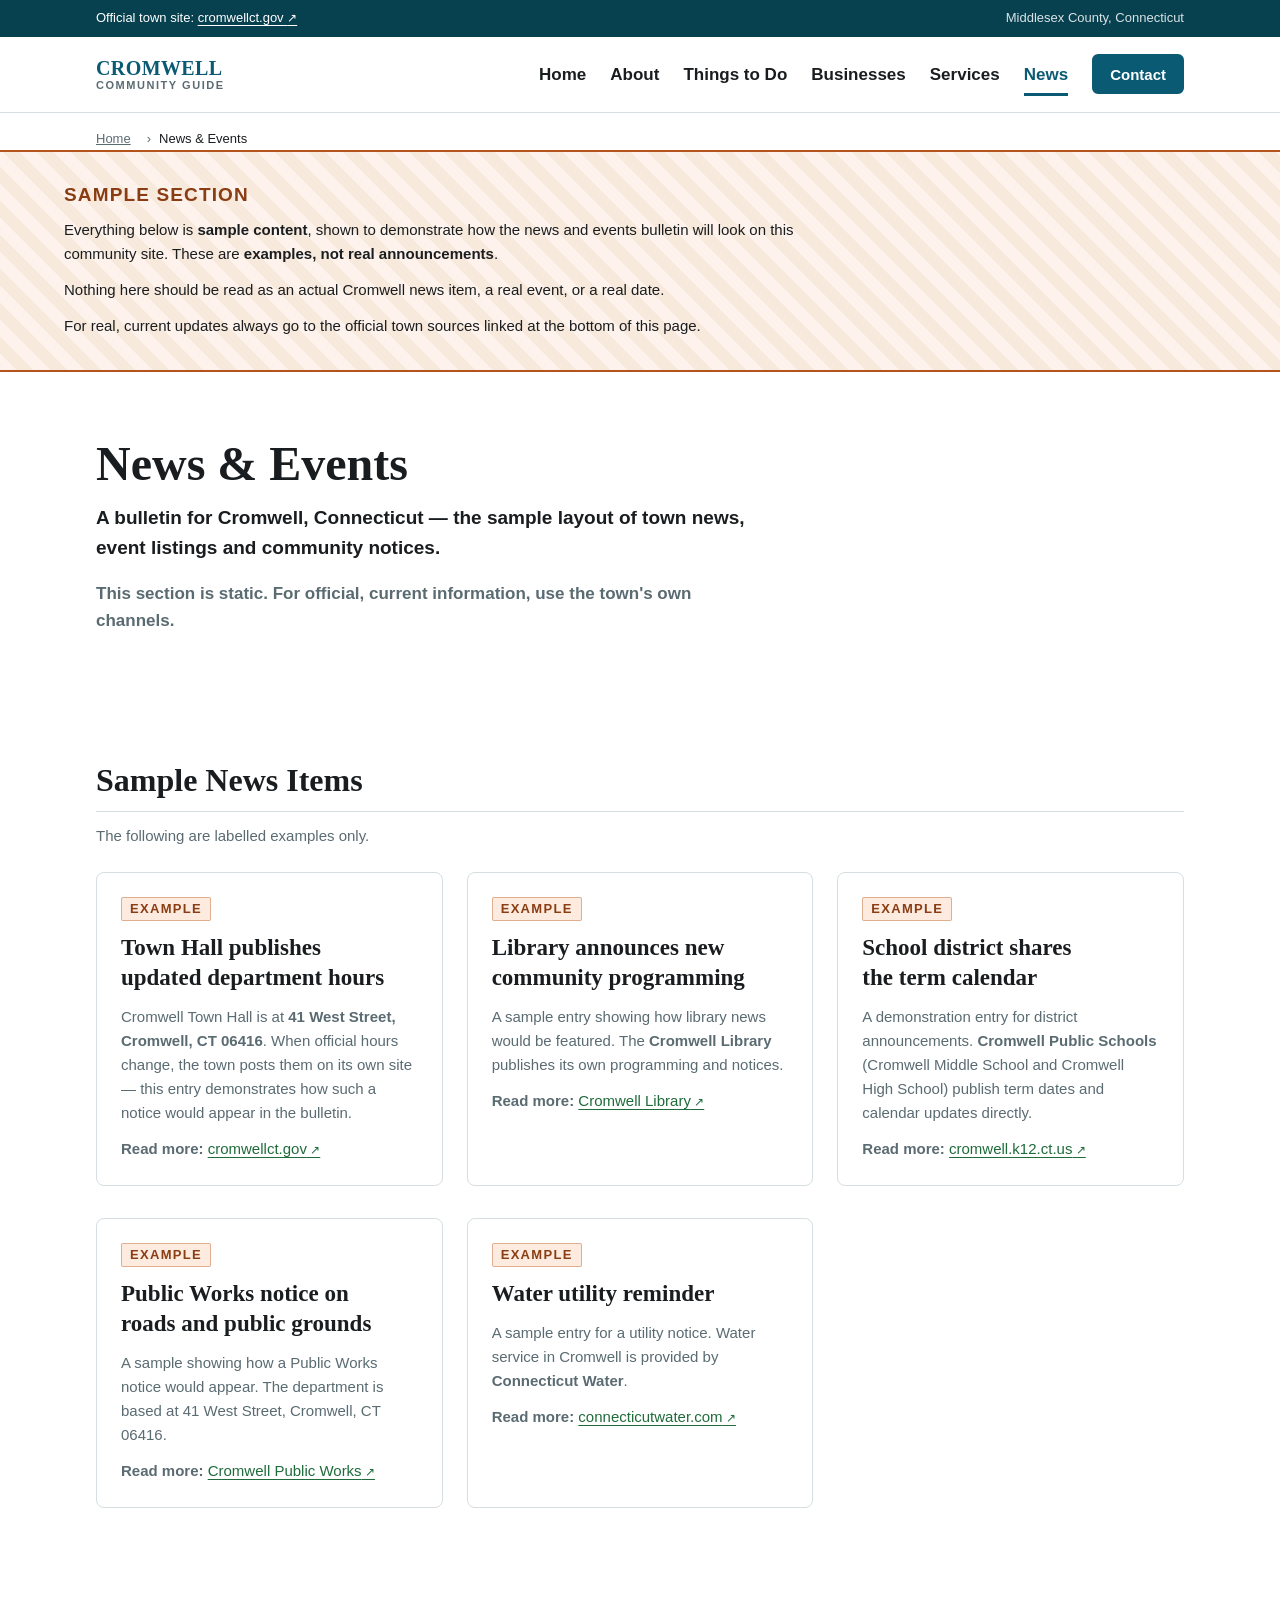
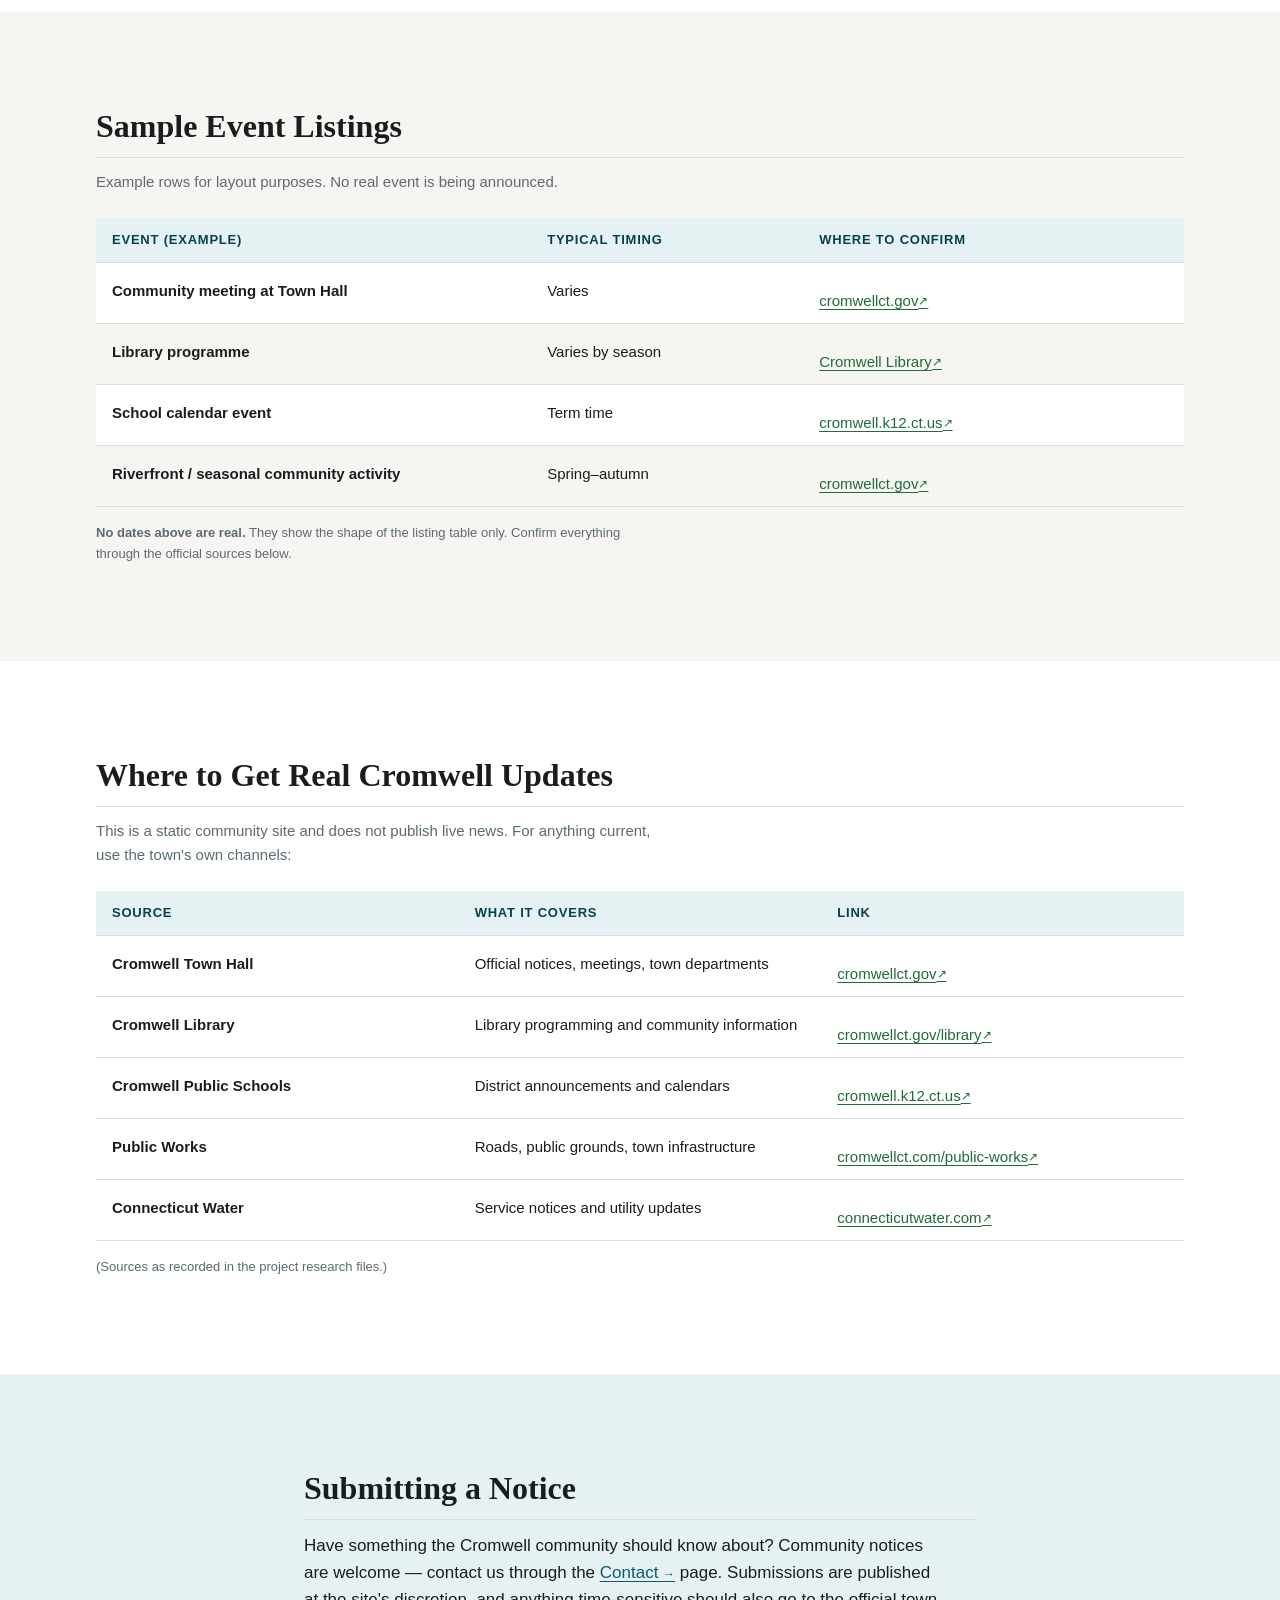
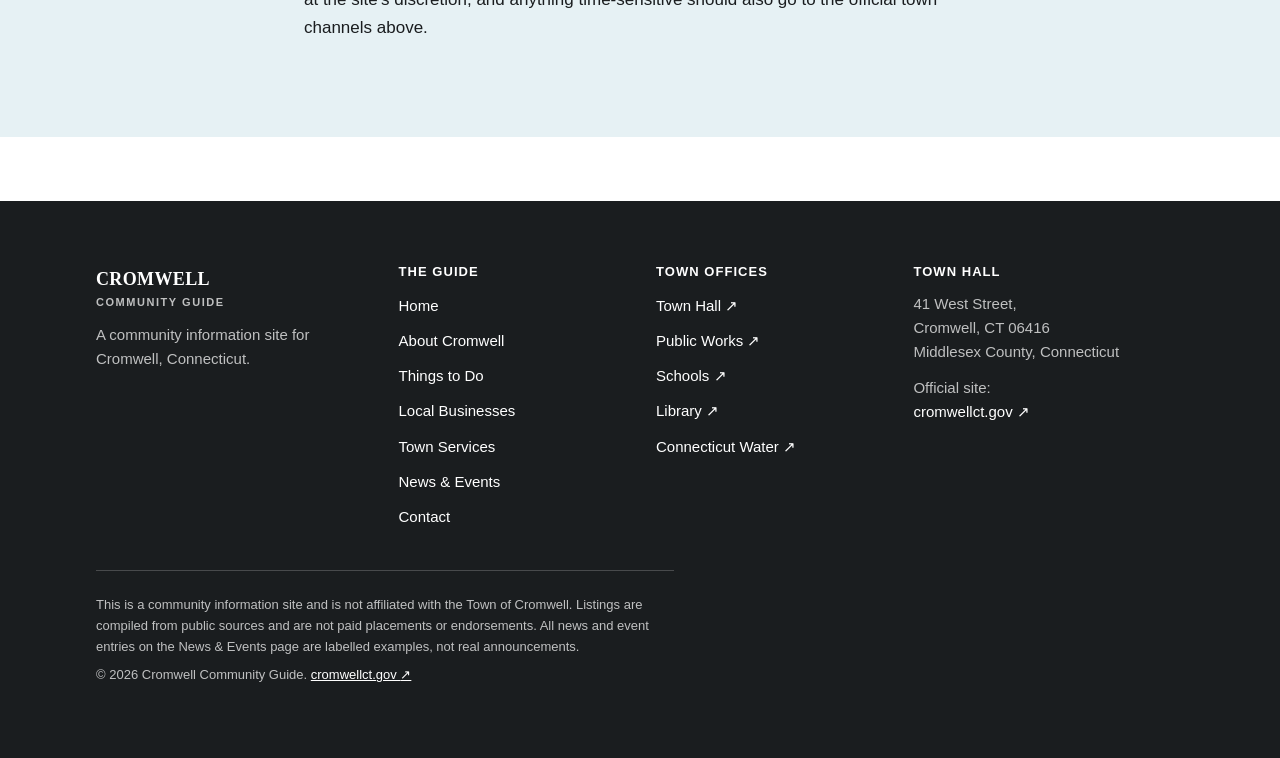
<file: news-events.html>
<!DOCTYPE html>
<html lang="en">
<head>
<meta charset="utf-8">
<meta name="viewport" content="width=device-width, initial-scale=1">
<title>Cromwell, CT News &amp; Events — Sample Bulletin</title>
<meta name="description" content="A clearly labelled sample bulletin for the Cromwell community site, with example news and event entries and links to official town updates.">
<meta name="keywords" content="Cromwell CT news and events, Cromwell CT town updates, Cromwell CT bulletin">
<meta name="author" content="Cromwell Community Guide">
<meta name="robots" content="index, follow">
<link rel="canonical" href="https://springteasers.github.io/cromwell-community/news-events.html">

<!-- Open Graph -->
<meta property="og:type" content="website">
<meta property="og:site_name" content="Cromwell Community Guide">
<meta property="og:title" content="Cromwell, CT News &amp; Events — Sample Bulletin">
<meta property="og:description" content="A clearly labelled sample bulletin for the Cromwell community site, with example news and event entries and links to official town updates.">
<meta property="og:url" content="https://springteasers.github.io/cromwell-community/news-events.html">
<meta property="og:image" content="https://springteasers.github.io/cromwell-community/assets/og-image.svg">
<meta property="og:locale" content="en_US">

<!-- Twitter -->
<meta name="twitter:card" content="summary_large_image">
<meta name="twitter:title" content="Cromwell, CT News &amp; Events — Sample Bulletin">
<meta name="twitter:description" content="A clearly labelled sample bulletin for the Cromwell community site, with links to official town updates.">
<meta name="twitter:image" content="https://springteasers.github.io/cromwell-community/assets/og-image.svg">

<meta name="theme-color" content="#0B5A73">
<link rel="icon" href="data:image/svg+xml,%3Csvg xmlns='http://www.w3.org/2000/svg' viewBox='0 0 32 32'%3E%3Crect width='32' height='32' fill='%230B5A73'/%3E%3Ctext x='16' y='23' font-family='Georgia,serif' font-size='20' font-weight='700' fill='%23fff' text-anchor='middle'%3EC%3C/text%3E%3C/svg%3E">

<link rel="stylesheet" href="css/tokens.css">
<link rel="stylesheet" href="css/styles.css">

<script type="application/ld+json">
{
  "@context": "https://schema.org",
  "@type": "WebPage",
  "name": "Cromwell, CT News & Events — Sample Bulletin",
  "url": "https://springteasers.github.io/cromwell-community/news-events.html",
  "inLanguage": "en-US",
  "description": "A clearly labelled sample bulletin for the Cromwell community site. Sample content only — not real announcements.",
  "about": { "@type": "AdministrativeArea", "name": "Cromwell, Connecticut" },
  "breadcrumb": {
    "@type": "BreadcrumbList",
    "itemListElement": [
      { "@type": "ListItem", "position": 1, "name": "Home", "item": "https://springteasers.github.io/cromwell-community/" },
      { "@type": "ListItem", "position": 2, "name": "News & Events", "item": "https://springteasers.github.io/cromwell-community/news-events.html" }
    ]
  },
  "disambiguatingDescription": "All news and event entries on this page are labelled examples, not real announcements. Official, current information is published by the Town of Cromwell at cromwellct.gov."
}
</script>
</head>
<body>

<a class="skip-link" href="#main">Skip to main content</a>

<!-- ============================ Utility bar ============================ -->
<div class="utility-bar">
  <div class="wrap">
    <p class="utility-bar__left">Official town site:
      <a href="https://www.cromwellct.gov/" target="_blank" rel="noopener">cromwellct.gov <span class="link-external__glyph" aria-hidden="true">&#8599;</span><span class="sr-only">(opens in a new tab)</span></a>
    </p>
    <p class="utility-bar__right">Middlesex County, Connecticut</p>
  </div>
</div>

<!-- ============================ Site header ============================ -->
<header class="site-header">
  <div class="wrap">
    <a class="site-brand" href="index.html" aria-label="Cromwell Community Guide — home">
      <span class="site-brand__name">CROMWELL</span>
      <span class="site-brand__sub">Community Guide</span>
    </a>

    <nav class="nav-primary" aria-label="Primary">
      <ul class="nav-primary__list">
        <li><a href="index.html">Home</a></li>
        <li><a href="about-cromwell.html">About</a></li>
        <li><a href="things-to-do.html">Things to Do</a></li>
        <li><a href="local-businesses.html">Businesses</a></li>
        <li><a href="town-services.html">Services</a></li>
        <li><a href="news-events.html" aria-current="page">News</a></li>
      </ul>
      <a class="btn btn--primary btn--sm btn--nav" href="contact.html">Contact</a>
    </nav>

    <button class="nav-toggle" type="button" aria-expanded="false" aria-controls="nav-drawer">
      <svg width="24" height="24" viewBox="0 0 24 24" aria-hidden="true" focusable="false">
        <path d="M3 6h18M3 12h18M3 18h18" fill="none" stroke="currentColor" stroke-width="2" stroke-linecap="round"/>
      </svg>
      Menu
    </button>
  </div>
</header>

<div class="scrim" aria-hidden="true"></div>

<!-- ============================ Mobile drawer ============================ -->
<nav class="nav-drawer" id="nav-drawer" aria-label="Mobile">
  <button class="nav-drawer__close" type="button">
    <span aria-hidden="true">&#10005;</span> Close
  </button>

  <ul class="nav-drawer__list">
    <li><a href="index.html">Home</a></li>
    <li><a href="about-cromwell.html">About Cromwell</a></li>
    <li><a href="things-to-do.html">Things to Do</a></li>
    <li><a href="local-businesses.html">Local Businesses</a></li>
    <li><a href="town-services.html">Town Services</a></li>
    <li><a href="news-events.html" aria-current="page">News &amp; Events</a></li>
  </ul>

  <div class="nav-drawer__meta">
    <p>Official town site:<br>
      <a href="https://www.cromwellct.gov/" target="_blank" rel="noopener">cromwellct.gov <span aria-hidden="true">&#8599;</span><span class="sr-only">(opens in a new tab)</span></a>
    </p>
    <p>Middlesex County, Connecticut</p>
  </div>

  <a class="btn btn--primary" href="contact.html">Contact</a>
</nav>

<main id="main">

  <!-- ============================ Breadcrumb ============================ -->
  <div class="breadcrumb">
    <div class="wrap">
      <a class="breadcrumb__back" href="index.html"><span aria-hidden="true">&#8592;</span> Home</a>
      <ol>
        <li><a href="index.html">Home</a></li>
        <li><span aria-current="page">News &amp; Events</span></li>
      </ol>
    </div>
  </div>

  <!-- ============================ Sample banner ============================ -->
  <section class="banner--sample" aria-labelledby="sample-banner-h2">
    <div class="wrap">
      <div class="banner--sample__inner">
        <h2 class="banner--sample__title" id="sample-banner-h2">Sample Section</h2>
        <p>Everything below is <strong>sample content</strong>, shown to demonstrate how the news and events bulletin will look on this community site. These are <strong>examples, not real announcements</strong>.</p>
        <p>Nothing here should be read as an actual Cromwell news item, a real event, or a real date.</p>
        <p>For real, current updates always go to the official town sources linked at the bottom of this page.</p>
      </div>
    </div>
  </section>

  <!-- ============================ Page header ============================ -->
  <div class="page-header">
    <div class="wrap">
      <h1>News &amp; Events</h1>
      <p class="page-header__lead">A bulletin for Cromwell, Connecticut &mdash; the sample layout of town news, event listings and community notices.</p>
      <p class="page-header__body"><strong>This section is static. For official, current information, use the town's own channels.</strong></p>
    </div>
  </div>

  <!-- ============================ Sample news items ============================ -->
  <section class="section section--white" aria-labelledby="sample-news-h2">
    <div class="wrap">
      <h2 id="sample-news-h2">Sample News Items</h2>
      <p class="section__intro">The following are labelled examples only.</p>

      <ul class="card-grid">
        <li class="card">
          <span class="status-tag status-tag--example">EXAMPLE</span>
          <h3 class="card__title">Town Hall publishes updated department hours</h3>
          <p class="card__body">Cromwell Town Hall is at <strong>41 West Street, Cromwell, CT 06416</strong>. When official hours change, the town posts them on its own site &mdash; this entry demonstrates how such a notice would appear in the bulletin.</p>
          <p class="card__body"><strong>Read more:</strong>
            <a class="link-external" href="https://www.cromwellct.gov/" target="_blank" rel="noopener">cromwellct.gov<span class="link-external__glyph" aria-hidden="true"> &#8599;</span><span class="sr-only">(opens in a new tab)</span></a>
          </p>
        </li>

        <li class="card">
          <span class="status-tag status-tag--example">EXAMPLE</span>
          <h3 class="card__title">Library announces new community programming</h3>
          <p class="card__body">A sample entry showing how library news would be featured. The <strong>Cromwell Library</strong> publishes its own programming and notices.</p>
          <p class="card__body"><strong>Read more:</strong>
            <a class="link-external" href="https://www.cromwellct.gov/library" target="_blank" rel="noopener">Cromwell Library<span class="link-external__glyph" aria-hidden="true"> &#8599;</span><span class="sr-only">(opens in a new tab)</span></a>
          </p>
        </li>

        <li class="card">
          <span class="status-tag status-tag--example">EXAMPLE</span>
          <h3 class="card__title">School district shares the term calendar</h3>
          <p class="card__body">A demonstration entry for district announcements. <strong>Cromwell Public Schools</strong> (Cromwell Middle School and Cromwell High School) publish term dates and calendar updates directly.</p>
          <p class="card__body"><strong>Read more:</strong>
            <a class="link-external" href="https://www.cromwell.k12.ct.us/" target="_blank" rel="noopener">cromwell.k12.ct.us<span class="link-external__glyph" aria-hidden="true"> &#8599;</span><span class="sr-only">(opens in a new tab)</span></a>
          </p>
        </li>

        <li class="card">
          <span class="status-tag status-tag--example">EXAMPLE</span>
          <h3 class="card__title">Public Works notice on roads and public grounds</h3>
          <p class="card__body">A sample showing how a Public Works notice would appear. The department is based at 41 West Street, Cromwell, CT 06416.</p>
          <p class="card__body"><strong>Read more:</strong>
            <a class="link-external" href="https://www.cromwellct.com/public-works" target="_blank" rel="noopener">Cromwell Public Works<span class="link-external__glyph" aria-hidden="true"> &#8599;</span><span class="sr-only">(opens in a new tab)</span></a>
          </p>
        </li>

        <li class="card">
          <span class="status-tag status-tag--example">EXAMPLE</span>
          <h3 class="card__title">Water utility reminder</h3>
          <p class="card__body">A sample entry for a utility notice. Water service in Cromwell is provided by <strong>Connecticut Water</strong>.</p>
          <p class="card__body"><strong>Read more:</strong>
            <a class="link-external" href="https://www.connecticutwater.com" target="_blank" rel="noopener">connecticutwater.com<span class="link-external__glyph" aria-hidden="true"> &#8599;</span><span class="sr-only">(opens in a new tab)</span></a>
          </p>
        </li>
      </ul>
    </div>
  </section>

  <!-- ============================ Sample event listings ============================ -->
  <section class="section section--paper" aria-labelledby="sample-events-h2">
    <div class="wrap">
      <h2 id="sample-events-h2">Sample Event Listings</h2>
      <p class="section__intro">Example rows for layout purposes. No real event is being announced.</p>

      <table class="table--events table-responsive table-responsive--events">
        <caption class="sr-only">Sample event listings — examples only, no real event is announced</caption>
        <colgroup>
          <col class="col-event">
          <col class="col-timing">
          <col class="col-confirm">
        </colgroup>
        <thead>
          <tr>
            <th scope="col">Event (example)</th>
            <th scope="col">Typical timing</th>
            <th scope="col">Where to confirm</th>
          </tr>
        </thead>
        <tbody>
          <tr>
            <td data-label="Event (example)" class="cell--lead">Community meeting at Town Hall</td>
            <td data-label="Typical timing">Varies</td>
            <td data-label="Where to confirm"><a class="link-external table__link" href="https://www.cromwellct.gov/" target="_blank" rel="noopener">cromwellct.gov<span class="link-external__glyph" aria-hidden="true"> &#8599;</span><span class="sr-only">(opens in a new tab)</span></a></td>
          </tr>
          <tr>
            <td data-label="Event (example)" class="cell--lead">Library programme</td>
            <td data-label="Typical timing">Varies by season</td>
            <td data-label="Where to confirm"><a class="link-external table__link" href="https://www.cromwellct.gov/library" target="_blank" rel="noopener">Cromwell Library<span class="link-external__glyph" aria-hidden="true"> &#8599;</span><span class="sr-only">(opens in a new tab)</span></a></td>
          </tr>
          <tr>
            <td data-label="Event (example)" class="cell--lead">School calendar event</td>
            <td data-label="Typical timing">Term time</td>
            <td data-label="Where to confirm"><a class="link-external table__link" href="https://www.cromwell.k12.ct.us/" target="_blank" rel="noopener">cromwell.k12.ct.us<span class="link-external__glyph" aria-hidden="true"> &#8599;</span><span class="sr-only">(opens in a new tab)</span></a></td>
          </tr>
          <tr>
            <td data-label="Event (example)" class="cell--lead">Riverfront / seasonal community activity</td>
            <td data-label="Typical timing">Spring&ndash;autumn</td>
            <td data-label="Where to confirm"><a class="link-external table__link" href="https://www.cromwellct.gov/" target="_blank" rel="noopener">cromwellct.gov<span class="link-external__glyph" aria-hidden="true"> &#8599;</span><span class="sr-only">(opens in a new tab)</span></a></td>
          </tr>
        </tbody>
      </table>

      <p class="source-note"><strong>No dates above are real.</strong> They show the shape of the listing table only. Confirm everything through the official sources below.</p>
    </div>
  </section>

  <!-- ============================ Where to get real updates ============================ -->
  <section class="section section--white" aria-labelledby="real-updates-h2">
    <div class="wrap">
      <h2 id="real-updates-h2">Where to Get Real Cromwell Updates</h2>
      <p class="section__intro">This is a static community site and does not publish live news. For anything current, use the town's own channels:</p>

      <table class="table--reference table-responsive">
        <caption class="sr-only">Official sources for current Cromwell information</caption>
        <thead>
          <tr>
            <th scope="col">Source</th>
            <th scope="col">What it covers</th>
            <th scope="col">Link</th>
          </tr>
        </thead>
        <tbody>
          <tr>
            <td data-label="Source" class="cell--lead">Cromwell Town Hall</td>
            <td data-label="What it covers">Official notices, meetings, town departments</td>
            <td data-label="Link"><a class="link-external table__link" href="https://www.cromwellct.gov/" target="_blank" rel="noopener">cromwellct.gov<span class="link-external__glyph" aria-hidden="true"> &#8599;</span><span class="sr-only">(opens in a new tab)</span></a></td>
          </tr>
          <tr>
            <td data-label="Source" class="cell--lead">Cromwell Library</td>
            <td data-label="What it covers">Library programming and community information</td>
            <td data-label="Link"><a class="link-external table__link" href="https://www.cromwellct.gov/library" target="_blank" rel="noopener">cromwellct.gov/library<span class="link-external__glyph" aria-hidden="true"> &#8599;</span><span class="sr-only">(opens in a new tab)</span></a></td>
          </tr>
          <tr>
            <td data-label="Source" class="cell--lead">Cromwell Public Schools</td>
            <td data-label="What it covers">District announcements and calendars</td>
            <td data-label="Link"><a class="link-external table__link" href="https://www.cromwell.k12.ct.us/" target="_blank" rel="noopener">cromwell.k12.ct.us<span class="link-external__glyph" aria-hidden="true"> &#8599;</span><span class="sr-only">(opens in a new tab)</span></a></td>
          </tr>
          <tr>
            <td data-label="Source" class="cell--lead">Public Works</td>
            <td data-label="What it covers">Roads, public grounds, town infrastructure</td>
            <td data-label="Link"><a class="link-external table__link" href="https://www.cromwellct.com/public-works" target="_blank" rel="noopener">cromwellct.com/public-works<span class="link-external__glyph" aria-hidden="true"> &#8599;</span><span class="sr-only">(opens in a new tab)</span></a></td>
          </tr>
          <tr>
            <td data-label="Source" class="cell--lead">Connecticut Water</td>
            <td data-label="What it covers">Service notices and utility updates</td>
            <td data-label="Link"><a class="link-external table__link" href="https://www.connecticutwater.com" target="_blank" rel="noopener">connecticutwater.com<span class="link-external__glyph" aria-hidden="true"> &#8599;</span><span class="sr-only">(opens in a new tab)</span></a></td>
          </tr>
        </tbody>
      </table>

      <p class="source-note">(Sources as recorded in the project research files.)</p>
    </div>
  </section>

  <!-- ============================ Submitting a notice ============================ -->
  <section class="section section--tint" aria-labelledby="submit-notice-h2">
    <div class="wrap prose">
      <h2 id="submit-notice-h2">Submitting a Notice</h2>
      <p>Have something the Cromwell community should know about? Community notices are welcome &mdash; contact us through the <a class="link-internal" href="contact.html">Contact <span class="link-internal__glyph" aria-hidden="true">&#8594;</span></a> page. Submissions are published at the site's discretion, and anything time-sensitive should also go to the official town channels above.</p>
    </div>
  </section>

</main>

<!-- ============================ Footer ============================ -->
<footer class="site-footer">
  <div class="wrap">
    <div class="site-footer__grid">

      <div class="footer-col footer-col--brand">
        <span class="site-footer__brand-name">Cromwell</span>
        <span class="site-footer__brand-sub">Community Guide</span>
        <p class="site-footer__blurb">A community information site for Cromwell, Connecticut.</p>
      </div>

      <div class="footer-col footer-col--guide">
        <h2 id="foot-guide-h">The Guide</h2>
        <button class="footer-accordion__btn" type="button" aria-expanded="false" aria-controls="foot-guide-p">The Guide</button>
        <div class="footer-panel" id="foot-guide-p" role="region" aria-labelledby="foot-guide-h">
          <ul>
            <li><a href="index.html">Home</a></li>
            <li><a href="about-cromwell.html">About Cromwell</a></li>
            <li><a href="things-to-do.html">Things to Do</a></li>
            <li><a href="local-businesses.html">Local Businesses</a></li>
            <li><a href="town-services.html">Town Services</a></li>
            <li><a href="news-events.html">News &amp; Events</a></li>
            <li><a href="contact.html">Contact</a></li>
          </ul>
        </div>
      </div>

      <div class="footer-col footer-col--offices">
        <h2 id="foot-offices-h">Town Offices</h2>
        <button class="footer-accordion__btn" type="button" aria-expanded="false" aria-controls="foot-offices-p">Town Offices</button>
        <div class="footer-panel" id="foot-offices-p" role="region" aria-labelledby="foot-offices-h">
          <ul>
            <li><a href="https://www.cromwellct.gov/" target="_blank" rel="noopener">Town Hall <span aria-hidden="true">&#8599;</span><span class="sr-only">(opens in a new tab)</span></a></li>
            <li><a href="https://www.cromwellct.com/public-works" target="_blank" rel="noopener">Public Works <span aria-hidden="true">&#8599;</span><span class="sr-only">(opens in a new tab)</span></a></li>
            <li><a href="https://www.cromwell.k12.ct.us/" target="_blank" rel="noopener">Schools <span aria-hidden="true">&#8599;</span><span class="sr-only">(opens in a new tab)</span></a></li>
            <li><a href="https://www.cromwellct.gov/library" target="_blank" rel="noopener">Library <span aria-hidden="true">&#8599;</span><span class="sr-only">(opens in a new tab)</span></a></li>
            <li><a href="https://www.connecticutwater.com" target="_blank" rel="noopener">Connecticut Water <span aria-hidden="true">&#8599;</span><span class="sr-only">(opens in a new tab)</span></a></li>
          </ul>
        </div>
      </div>

      <div class="footer-col footer-col--townhall">
        <h2 id="foot-townhall-h">Town Hall</h2>
        <button class="footer-accordion__btn" type="button" aria-expanded="false" aria-controls="foot-townhall-p">Town Hall</button>
        <div class="footer-panel" id="foot-townhall-p" role="region" aria-labelledby="foot-townhall-h">
          <address>
            41 West Street,<br>
            Cromwell, CT 06416<br>
            Middlesex County, Connecticut
          </address>
          <div class="footer-col__rows">
            <p>Official site:<br>
              <a href="https://www.cromwellct.gov/" target="_blank" rel="noopener">cromwellct.gov <span aria-hidden="true">&#8599;</span><span class="sr-only">(opens in a new tab)</span></a>
            </p>
          </div>
        </div>
      </div>

    </div>

    <div class="site-footer__bottom">
      <p>This is a community information site and is not affiliated with the Town of Cromwell. Listings are compiled from public sources and are not paid placements or endorsements. All news and event entries on the News &amp; Events page are labelled examples, not real announcements.</p>
      <p>&copy; <span id="year">2026</span> Cromwell Community Guide. <a href="https://www.cromwellct.gov/" target="_blank" rel="noopener">cromwellct.gov <span aria-hidden="true">&#8599;</span><span class="sr-only">(opens in a new tab)</span></a></p>
    </div>
  </div>
</footer>

<script src="js/site.js"></script>
<script>document.getElementById('year').textContent = String(new Date().getFullYear());</script>
</body>
</html>
</file>
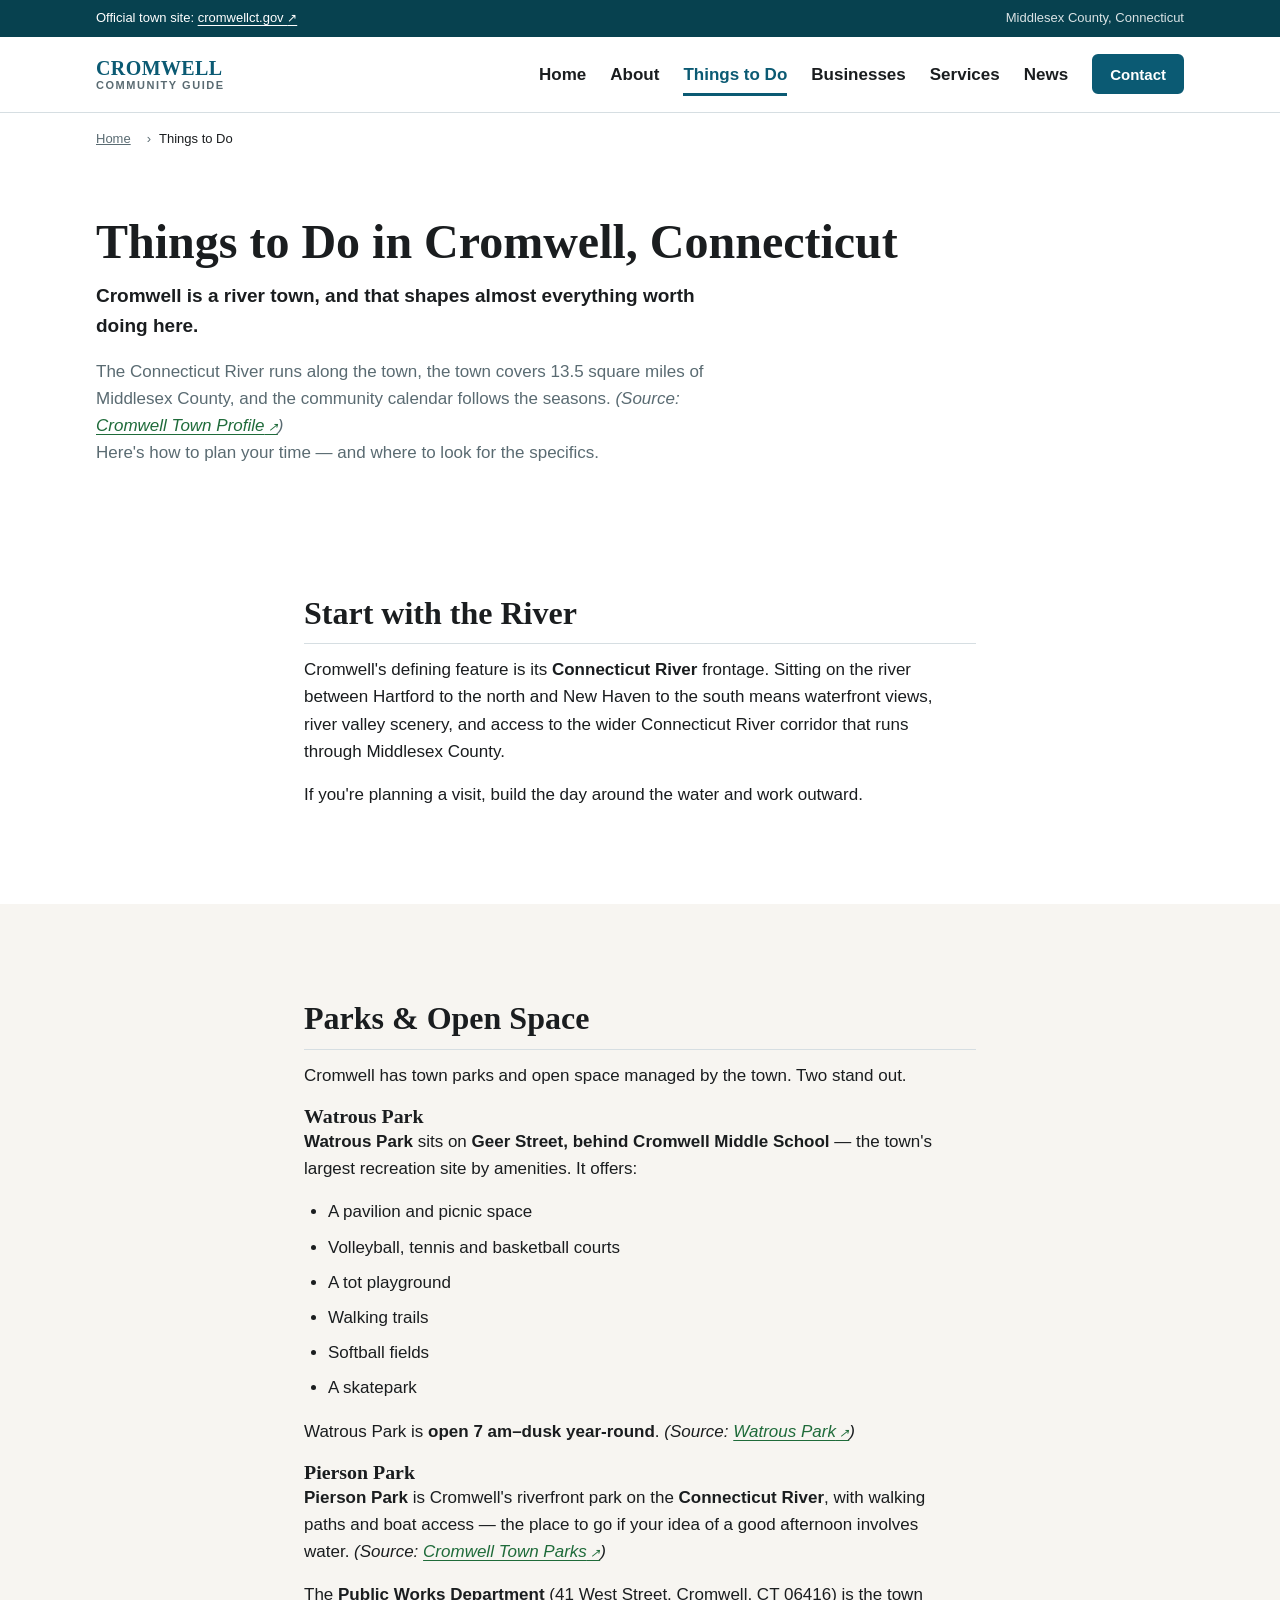
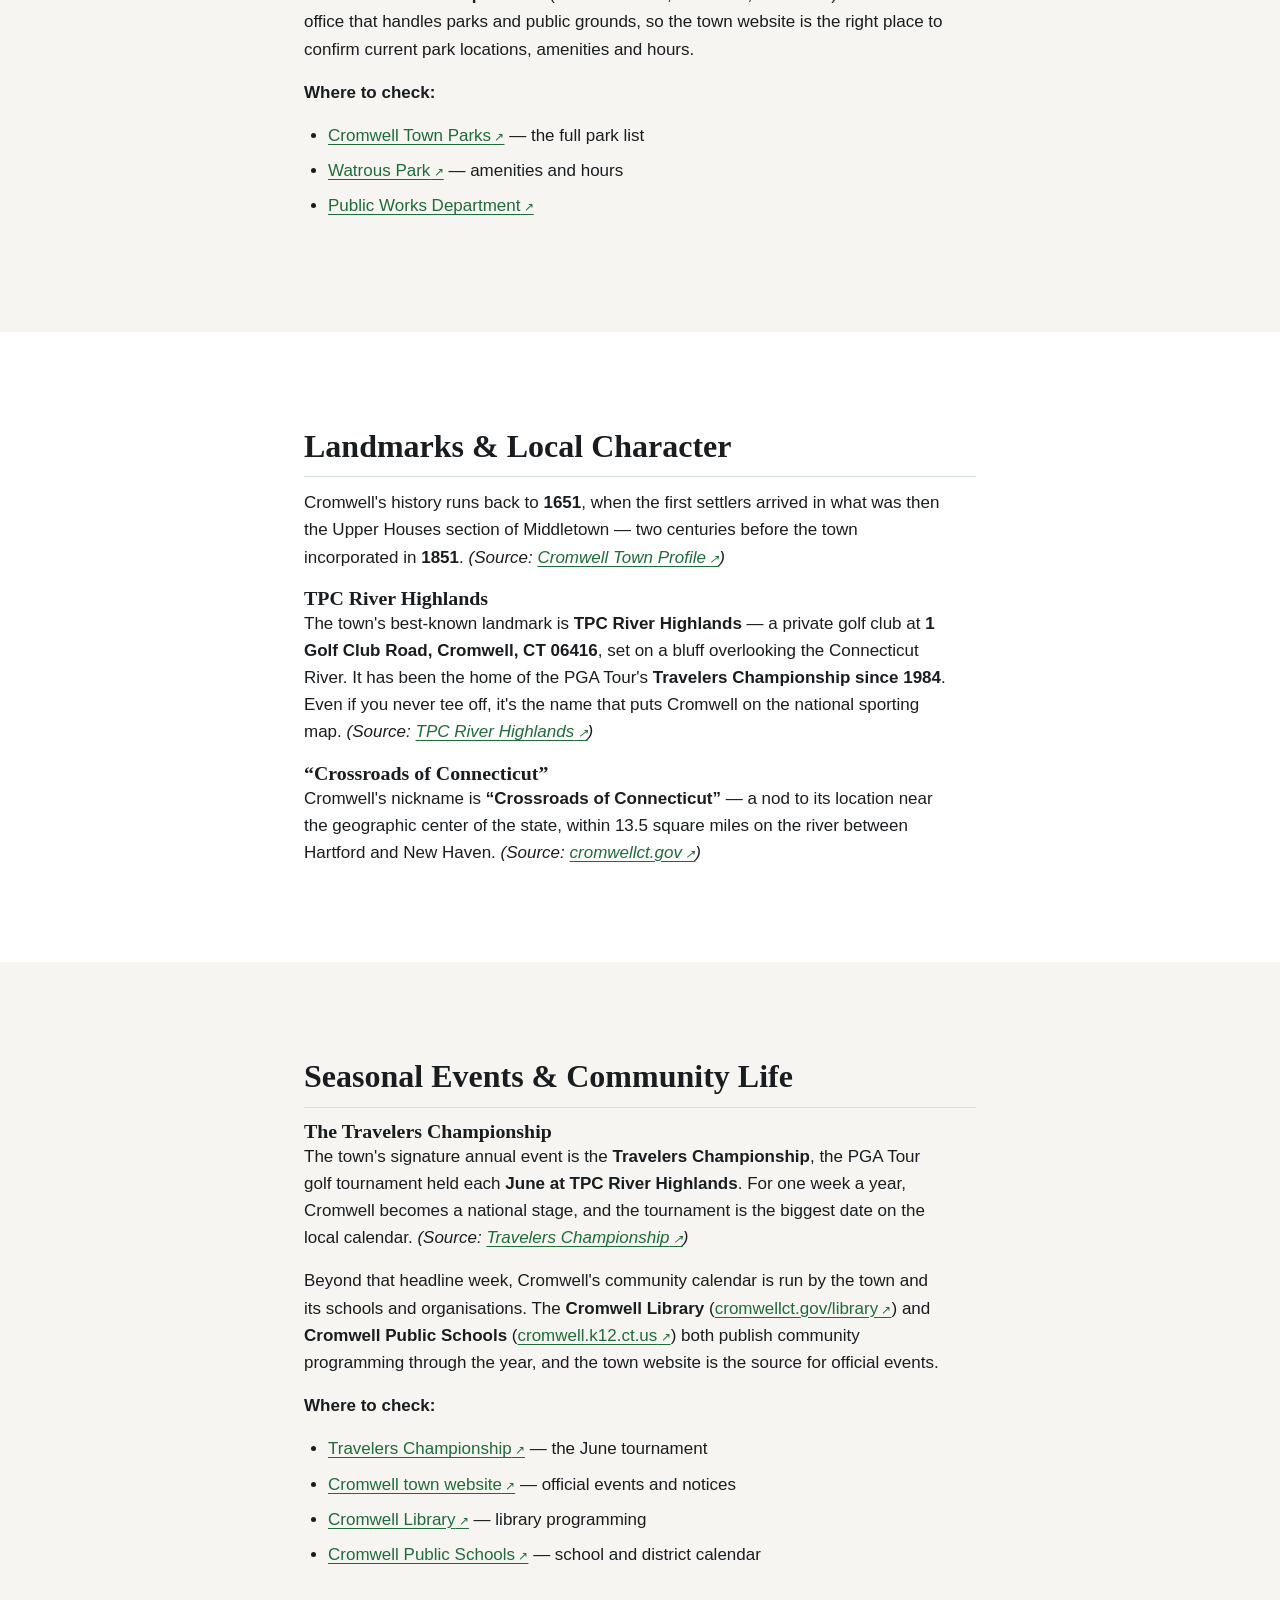
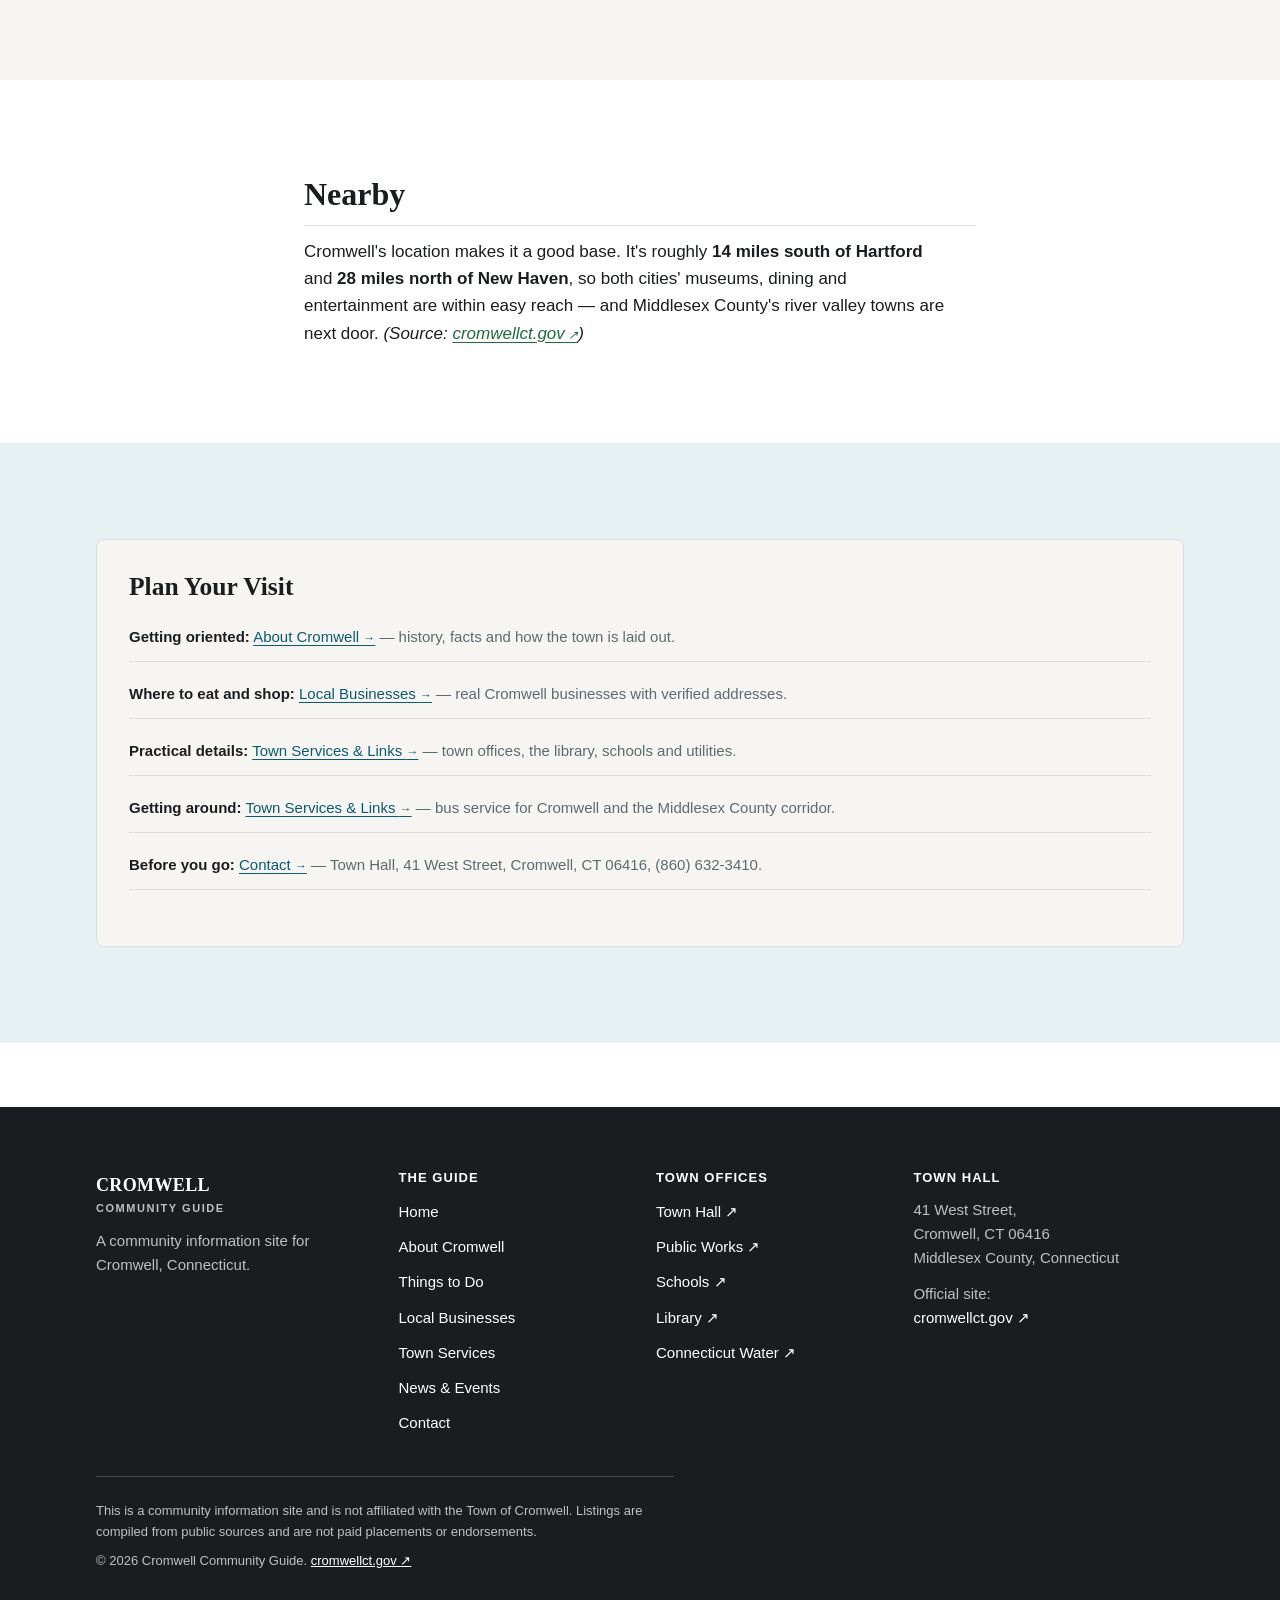
<file: things-to-do.html>
<!DOCTYPE html>
<html lang="en">
<head>
<meta charset="utf-8">
<meta name="viewport" content="width=device-width, initial-scale=1">
<title>Things to Do in Cromwell, CT — Parks &amp; Riverfront</title>
<meta name="description" content="Plan a day in Cromwell, CT: Connecticut River waterfront, town parks and open space, seasonal community events and landmarks around Middlesex County.">
<meta name="keywords" content="things to do in Cromwell CT, Cromwell riverfront, Cromwell CT parks">
<meta name="author" content="Cromwell Community Guide">
<meta name="robots" content="index, follow">
<link rel="canonical" href="https://springteasers.github.io/cromwell-community/things-to-do.html">

<!-- Open Graph -->
<meta property="og:type" content="article">
<meta property="og:site_name" content="Cromwell Community Guide">
<meta property="og:title" content="Things to Do in Cromwell, CT — Parks &amp; Riverfront">
<meta property="og:description" content="Plan a day in Cromwell, CT: Connecticut River waterfront, town parks and open space, seasonal community events and landmarks around Middlesex County.">
<meta property="og:url" content="https://springteasers.github.io/cromwell-community/things-to-do.html">
<meta property="og:image" content="https://springteasers.github.io/cromwell-community/assets/og-image.svg">
<meta property="og:locale" content="en_US">

<!-- Twitter -->
<meta name="twitter:card" content="summary_large_image">
<meta name="twitter:title" content="Things to Do in Cromwell, CT — Parks &amp; Riverfront">
<meta name="twitter:description" content="Plan a day in Cromwell, CT: Connecticut River waterfront, town parks and open space, seasonal events and landmarks around Middlesex County.">
<meta name="twitter:image" content="https://springteasers.github.io/cromwell-community/assets/og-image.svg">

<meta name="theme-color" content="#0B5A73">
<link rel="icon" href="data:image/svg+xml,%3Csvg xmlns='http://www.w3.org/2000/svg' viewBox='0 0 32 32'%3E%3Crect width='32' height='32' fill='%230B5A73'/%3E%3Ctext x='16' y='23' font-family='Georgia,serif' font-size='20' font-weight='700' fill='%23fff' text-anchor='middle'%3EC%3C/text%3E%3C/svg%3E">

<link rel="stylesheet" href="css/tokens.css">
<link rel="stylesheet" href="css/styles.css">

<script type="application/ld+json">
{
  "@context": "https://schema.org",
  "@type": "WebPage",
  "name": "Things to Do in Cromwell, CT — Parks & Riverfront",
  "url": "https://springteasers.github.io/cromwell-community/things-to-do.html",
  "inLanguage": "en-US",
  "description": "Plan a day in Cromwell, CT: Connecticut River waterfront, town parks and open space, seasonal community events and landmarks around Middlesex County.",
  "about": { "@type": "AdministrativeArea", "name": "Cromwell, Connecticut" },
  "breadcrumb": {
    "@type": "BreadcrumbList",
    "itemListElement": [
      { "@type": "ListItem", "position": 1, "name": "Home", "item": "https://springteasers.github.io/cromwell-community/" },
      { "@type": "ListItem", "position": 2, "name": "Things to Do", "item": "https://springteasers.github.io/cromwell-community/things-to-do.html" }
    ]
  },
  "disambiguatingDescription": "This is a community information site and is not affiliated with the Town of Cromwell."
}
</script>
</head>
<body>

<a class="skip-link" href="#main">Skip to main content</a>

<!-- ============================ Utility bar ============================ -->
<div class="utility-bar">
  <div class="wrap">
    <p class="utility-bar__left">Official town site:
      <a href="https://www.cromwellct.gov/" target="_blank" rel="noopener">cromwellct.gov <span class="link-external__glyph" aria-hidden="true">&#8599;</span><span class="sr-only">(opens in a new tab)</span></a>
    </p>
    <p class="utility-bar__right">Middlesex County, Connecticut</p>
  </div>
</div>

<!-- ============================ Site header ============================ -->
<header class="site-header">
  <div class="wrap">
    <a class="site-brand" href="index.html" aria-label="Cromwell Community Guide — home">
      <span class="site-brand__name">CROMWELL</span>
      <span class="site-brand__sub">Community Guide</span>
    </a>

    <nav class="nav-primary" aria-label="Primary">
      <ul class="nav-primary__list">
        <li><a href="index.html">Home</a></li>
        <li><a href="about-cromwell.html">About</a></li>
        <li><a href="things-to-do.html" aria-current="page">Things to Do</a></li>
        <li><a href="local-businesses.html">Businesses</a></li>
        <li><a href="town-services.html">Services</a></li>
        <li><a href="news-events.html">News</a></li>
      </ul>
      <a class="btn btn--primary btn--sm btn--nav" href="contact.html">Contact</a>
    </nav>

    <button class="nav-toggle" type="button" aria-expanded="false" aria-controls="nav-drawer">
      <svg width="24" height="24" viewBox="0 0 24 24" aria-hidden="true" focusable="false">
        <path d="M3 6h18M3 12h18M3 18h18" fill="none" stroke="currentColor" stroke-width="2" stroke-linecap="round"/>
      </svg>
      Menu
    </button>
  </div>
</header>

<div class="scrim" aria-hidden="true"></div>

<!-- ============================ Mobile drawer ============================ -->
<nav class="nav-drawer" id="nav-drawer" aria-label="Mobile">
  <button class="nav-drawer__close" type="button">
    <span aria-hidden="true">&#10005;</span> Close
  </button>

  <ul class="nav-drawer__list">
    <li><a href="index.html">Home</a></li>
    <li><a href="about-cromwell.html">About Cromwell</a></li>
    <li><a href="things-to-do.html" aria-current="page">Things to Do</a></li>
    <li><a href="local-businesses.html">Local Businesses</a></li>
    <li><a href="town-services.html">Town Services</a></li>
    <li><a href="news-events.html">News &amp; Events</a></li>
  </ul>

  <div class="nav-drawer__meta">
    <p>Official town site:<br>
      <a href="https://www.cromwellct.gov/" target="_blank" rel="noopener">cromwellct.gov <span aria-hidden="true">&#8599;</span><span class="sr-only">(opens in a new tab)</span></a>
    </p>
    <p>Middlesex County, Connecticut</p>
  </div>

  <a class="btn btn--primary" href="contact.html">Contact</a>
</nav>

<main id="main">

  <!-- ============================ Breadcrumb ============================ -->
  <div class="breadcrumb">
    <div class="wrap">
      <a class="breadcrumb__back" href="index.html"><span aria-hidden="true">&#8592;</span> Home</a>
      <ol>
        <li><a href="index.html">Home</a></li>
        <li><span aria-current="page">Things to Do</span></li>
      </ol>
    </div>
  </div>

  <!-- ============================ Page header ============================ -->
  <div class="page-header">
    <div class="wrap">
      <h1>Things to Do in Cromwell, Connecticut</h1>
      <p class="page-header__lead">Cromwell is a river town, and that shapes almost everything worth doing here.</p>
      <p class="page-header__body">The Connecticut River runs along the town, the town covers 13.5 square miles of Middlesex County, and the community calendar follows the seasons. <em>(Source: <a class="link-external" href="https://www.cromwellct.gov/164/Town-Profile" target="_blank" rel="noopener">Cromwell Town Profile<span class="link-external__glyph" aria-hidden="true"> &#8599;</span><span class="sr-only">(opens in a new tab)</span></a>)</em></p>
      <p class="page-header__body">Here's how to plan your time &mdash; and where to look for the specifics.</p>
    </div>
  </div>

  <!-- ============================ Start with the river ============================ -->
  <section class="section section--white" aria-labelledby="river-h2">
    <div class="wrap prose">
      <h2 id="river-h2">Start with the River</h2>
      <p>Cromwell's defining feature is its <strong>Connecticut River</strong> frontage. Sitting on the river between Hartford to the north and New Haven to the south means waterfront views, river valley scenery, and access to the wider Connecticut River corridor that runs through Middlesex County.</p>
      <p>If you're planning a visit, build the day around the water and work outward.</p>
    </div>
  </section>

  <!-- ============================ Parks & Open Space ============================ -->
  <section class="section section--paper" aria-labelledby="parks-h2">
    <div class="wrap prose">
      <h2 id="parks-h2">Parks &amp; Open Space</h2>

      <p>Cromwell has town parks and open space managed by the town. Two stand out.</p>

      <h3>Watrous Park</h3>
      <p><strong>Watrous Park</strong> sits on <strong>Geer Street, behind Cromwell Middle School</strong> &mdash; the town's largest recreation site by amenities. It offers:</p>
      <ul>
        <li>A pavilion and picnic space</li>
        <li>Volleyball, tennis and basketball courts</li>
        <li>A tot playground</li>
        <li>Walking trails</li>
        <li>Softball fields</li>
        <li>A skatepark</li>
      </ul>
      <p>Watrous Park is <strong>open 7 am&ndash;dusk year-round</strong>. <em>(Source: <a class="link-external" href="https://www.cromwellct.gov/358/Watrous-Park" target="_blank" rel="noopener">Watrous Park<span class="link-external__glyph" aria-hidden="true"> &#8599;</span><span class="sr-only">(opens in a new tab)</span></a>)</em></p>

      <h3>Pierson Park</h3>
      <p><strong>Pierson Park</strong> is Cromwell's riverfront park on the <strong>Connecticut River</strong>, with walking paths and boat access &mdash; the place to go if your idea of a good afternoon involves water. <em>(Source: <a class="link-external" href="https://www.cromwellct.gov/344/Town-Parks" target="_blank" rel="noopener">Cromwell Town Parks<span class="link-external__glyph" aria-hidden="true"> &#8599;</span><span class="sr-only">(opens in a new tab)</span></a>)</em></p>

      <p>The <strong>Public Works Department</strong> (41 West Street, Cromwell, CT 06416) is the town office that handles parks and public grounds, so the town website is the right place to confirm current park locations, amenities and hours.</p>

      <p><strong>Where to check:</strong></p>
      <ul>
        <li><a class="link-external" href="https://www.cromwellct.gov/344/Town-Parks" target="_blank" rel="noopener">Cromwell Town Parks<span class="link-external__glyph" aria-hidden="true"> &#8599;</span><span class="sr-only">(opens in a new tab)</span></a> &mdash; the full park list</li>
        <li><a class="link-external" href="https://www.cromwellct.gov/358/Watrous-Park" target="_blank" rel="noopener">Watrous Park<span class="link-external__glyph" aria-hidden="true"> &#8599;</span><span class="sr-only">(opens in a new tab)</span></a> &mdash; amenities and hours</li>
        <li><a class="link-external" href="https://www.cromwellct.com/public-works" target="_blank" rel="noopener">Public Works Department<span class="link-external__glyph" aria-hidden="true"> &#8599;</span><span class="sr-only">(opens in a new tab)</span></a></li>
      </ul>
    </div>
  </section>

  <!-- ============================ Landmarks & Local Character ============================ -->
  <section class="section section--white" aria-labelledby="landmarks-h2">
    <div class="wrap prose">
      <h2 id="landmarks-h2">Landmarks &amp; Local Character</h2>

      <p>Cromwell's history runs back to <strong>1651</strong>, when the first settlers arrived in what was then the Upper Houses section of Middletown &mdash; two centuries before the town incorporated in <strong>1851</strong>. <em>(Source: <a class="link-external" href="https://www.cromwellct.gov/164/Town-Profile" target="_blank" rel="noopener">Cromwell Town Profile<span class="link-external__glyph" aria-hidden="true"> &#8599;</span><span class="sr-only">(opens in a new tab)</span></a>)</em></p>

      <h3>TPC River Highlands</h3>
      <p>The town's best-known landmark is <strong>TPC River Highlands</strong> &mdash; a private golf club at <strong>1 Golf Club Road, Cromwell, CT 06416</strong>, set on a bluff overlooking the Connecticut River. It has been the home of the PGA Tour's <strong>Travelers Championship since 1984</strong>. Even if you never tee off, it's the name that puts Cromwell on the national sporting map. <em>(Source: <a class="link-external" href="https://tpc.com/riverhighlands/" target="_blank" rel="noopener">TPC River Highlands<span class="link-external__glyph" aria-hidden="true"> &#8599;</span><span class="sr-only">(opens in a new tab)</span></a>)</em></p>

      <h3>&ldquo;Crossroads of Connecticut&rdquo;</h3>
      <p>Cromwell's nickname is <strong>&ldquo;Crossroads of Connecticut&rdquo;</strong> &mdash; a nod to its location near the geographic center of the state, within 13.5 square miles on the river between Hartford and New Haven. <em>(Source: <a class="link-external" href="https://www.cromwellct.gov/" target="_blank" rel="noopener">cromwellct.gov<span class="link-external__glyph" aria-hidden="true"> &#8599;</span><span class="sr-only">(opens in a new tab)</span></a>)</em></p>
    </div>
  </section>

  <!-- ============================ Seasonal Events ============================ -->
  <section class="section section--paper" aria-labelledby="events-h2">
    <div class="wrap prose">
      <h2 id="events-h2">Seasonal Events &amp; Community Life</h2>

      <h3>The Travelers Championship</h3>
      <p>The town's signature annual event is the <strong>Travelers Championship</strong>, the PGA Tour golf tournament held each <strong>June at TPC River Highlands</strong>. For one week a year, Cromwell becomes a national stage, and the tournament is the biggest date on the local calendar. <em>(Source: <a class="link-external" href="https://travelerschampionship.com/" target="_blank" rel="noopener">Travelers Championship<span class="link-external__glyph" aria-hidden="true"> &#8599;</span><span class="sr-only">(opens in a new tab)</span></a>)</em></p>

      <p>Beyond that headline week, Cromwell's community calendar is run by the town and its schools and organisations. The <strong>Cromwell Library</strong> (<a class="link-external" href="https://www.cromwellct.gov/library" target="_blank" rel="noopener">cromwellct.gov/library<span class="link-external__glyph" aria-hidden="true"> &#8599;</span><span class="sr-only">(opens in a new tab)</span></a>) and <strong>Cromwell Public Schools</strong> (<a class="link-external" href="https://www.cromwell.k12.ct.us/" target="_blank" rel="noopener">cromwell.k12.ct.us<span class="link-external__glyph" aria-hidden="true"> &#8599;</span><span class="sr-only">(opens in a new tab)</span></a>) both publish community programming through the year, and the town website is the source for official events.</p>

      <p><strong>Where to check:</strong></p>
      <ul>
        <li><a class="link-external" href="https://travelerschampionship.com/" target="_blank" rel="noopener">Travelers Championship<span class="link-external__glyph" aria-hidden="true"> &#8599;</span><span class="sr-only">(opens in a new tab)</span></a> &mdash; the June tournament</li>
        <li><a class="link-external" href="https://www.cromwellct.gov/" target="_blank" rel="noopener">Cromwell town website<span class="link-external__glyph" aria-hidden="true"> &#8599;</span><span class="sr-only">(opens in a new tab)</span></a> &mdash; official events and notices</li>
        <li><a class="link-external" href="https://www.cromwellct.gov/library" target="_blank" rel="noopener">Cromwell Library<span class="link-external__glyph" aria-hidden="true"> &#8599;</span><span class="sr-only">(opens in a new tab)</span></a> &mdash; library programming</li>
        <li><a class="link-external" href="https://www.cromwell.k12.ct.us/" target="_blank" rel="noopener">Cromwell Public Schools<span class="link-external__glyph" aria-hidden="true"> &#8599;</span><span class="sr-only">(opens in a new tab)</span></a> &mdash; school and district calendar</li>
      </ul>
    </div>
  </section>

  <!-- ============================ Nearby ============================ -->
  <section class="section section--white" aria-labelledby="nearby-h2">
    <div class="wrap prose">
      <h2 id="nearby-h2">Nearby</h2>
      <p>Cromwell's location makes it a good base. It's roughly <strong>14 miles south of Hartford</strong> and <strong>28 miles north of New Haven</strong>, so both cities' museums, dining and entertainment are within easy reach &mdash; and Middlesex County's river valley towns are next door. <em>(Source: <a class="link-external" href="https://www.cromwellct.gov/" target="_blank" rel="noopener">cromwellct.gov<span class="link-external__glyph" aria-hidden="true"> &#8599;</span><span class="sr-only">(opens in a new tab)</span></a>)</em></p>
    </div>
  </section>

  <!-- ============================ Plan your visit ============================ -->
  <section class="section section--tint" aria-labelledby="plan-h2">
    <div class="wrap">
      <div class="cta-band">
        <h2 id="plan-h2">Plan Your Visit</h2>
        <ul class="category-list">
          <li><strong>Getting oriented:</strong> <a class="link-internal" href="about-cromwell.html">About Cromwell <span class="link-internal__glyph" aria-hidden="true">&#8594;</span></a> &mdash; history, facts and how the town is laid out.</li>
          <li><strong>Where to eat and shop:</strong> <a class="link-internal" href="local-businesses.html">Local Businesses <span class="link-internal__glyph" aria-hidden="true">&#8594;</span></a> &mdash; real Cromwell businesses with verified addresses.</li>
          <li><strong>Practical details:</strong> <a class="link-internal" href="town-services.html">Town Services &amp; Links <span class="link-internal__glyph" aria-hidden="true">&#8594;</span></a> &mdash; town offices, the library, schools and utilities.</li>
          <li><strong>Getting around:</strong> <a class="link-internal" href="town-services.html">Town Services &amp; Links <span class="link-internal__glyph" aria-hidden="true">&#8594;</span></a> &mdash; bus service for Cromwell and the Middlesex County corridor.</li>
          <li><strong>Before you go:</strong> <a class="link-internal" href="contact.html">Contact <span class="link-internal__glyph" aria-hidden="true">&#8594;</span></a> &mdash; Town Hall, 41 West Street, Cromwell, CT 06416, (860) 632-3410.</li>
        </ul>
      </div>
    </div>
  </section>

</main>

<!-- ============================ Footer ============================ -->
<footer class="site-footer">
  <div class="wrap">
    <div class="site-footer__grid">

      <div class="footer-col footer-col--brand">
        <span class="site-footer__brand-name">Cromwell</span>
        <span class="site-footer__brand-sub">Community Guide</span>
        <p class="site-footer__blurb">A community information site for Cromwell, Connecticut.</p>
      </div>

      <div class="footer-col footer-col--guide">
        <h2 id="foot-guide-h">The Guide</h2>
        <button class="footer-accordion__btn" type="button" aria-expanded="false" aria-controls="foot-guide-p">The Guide</button>
        <div class="footer-panel" id="foot-guide-p" role="region" aria-labelledby="foot-guide-h">
          <ul>
            <li><a href="index.html">Home</a></li>
            <li><a href="about-cromwell.html">About Cromwell</a></li>
            <li><a href="things-to-do.html">Things to Do</a></li>
            <li><a href="local-businesses.html">Local Businesses</a></li>
            <li><a href="town-services.html">Town Services</a></li>
            <li><a href="news-events.html">News &amp; Events</a></li>
            <li><a href="contact.html">Contact</a></li>
          </ul>
        </div>
      </div>

      <div class="footer-col footer-col--offices">
        <h2 id="foot-offices-h">Town Offices</h2>
        <button class="footer-accordion__btn" type="button" aria-expanded="false" aria-controls="foot-offices-p">Town Offices</button>
        <div class="footer-panel" id="foot-offices-p" role="region" aria-labelledby="foot-offices-h">
          <ul>
            <li><a href="https://www.cromwellct.gov/" target="_blank" rel="noopener">Town Hall <span aria-hidden="true">&#8599;</span><span class="sr-only">(opens in a new tab)</span></a></li>
            <li><a href="https://www.cromwellct.com/public-works" target="_blank" rel="noopener">Public Works <span aria-hidden="true">&#8599;</span><span class="sr-only">(opens in a new tab)</span></a></li>
            <li><a href="https://www.cromwell.k12.ct.us/" target="_blank" rel="noopener">Schools <span aria-hidden="true">&#8599;</span><span class="sr-only">(opens in a new tab)</span></a></li>
            <li><a href="https://www.cromwellct.gov/library" target="_blank" rel="noopener">Library <span aria-hidden="true">&#8599;</span><span class="sr-only">(opens in a new tab)</span></a></li>
            <li><a href="https://www.connecticutwater.com" target="_blank" rel="noopener">Connecticut Water <span aria-hidden="true">&#8599;</span><span class="sr-only">(opens in a new tab)</span></a></li>
          </ul>
        </div>
      </div>

      <div class="footer-col footer-col--townhall">
        <h2 id="foot-townhall-h">Town Hall</h2>
        <button class="footer-accordion__btn" type="button" aria-expanded="false" aria-controls="foot-townhall-p">Town Hall</button>
        <div class="footer-panel" id="foot-townhall-p" role="region" aria-labelledby="foot-townhall-h">
          <address>
            41 West Street,<br>
            Cromwell, CT 06416<br>
            Middlesex County, Connecticut
          </address>
          <div class="footer-col__rows">
            <p>Official site:<br>
              <a href="https://www.cromwellct.gov/" target="_blank" rel="noopener">cromwellct.gov <span aria-hidden="true">&#8599;</span><span class="sr-only">(opens in a new tab)</span></a>
            </p>
          </div>
        </div>
      </div>

    </div>

    <div class="site-footer__bottom">
      <p>This is a community information site and is not affiliated with the Town of Cromwell. Listings are compiled from public sources and are not paid placements or endorsements.</p>
      <p>&copy; <span id="year">2026</span> Cromwell Community Guide. <a href="https://www.cromwellct.gov/" target="_blank" rel="noopener">cromwellct.gov <span aria-hidden="true">&#8599;</span><span class="sr-only">(opens in a new tab)</span></a></p>
    </div>
  </div>
</footer>

<script src="js/site.js"></script>
<script>document.getElementById('year').textContent = String(new Date().getFullYear());</script>
</body>
</html>
</file>
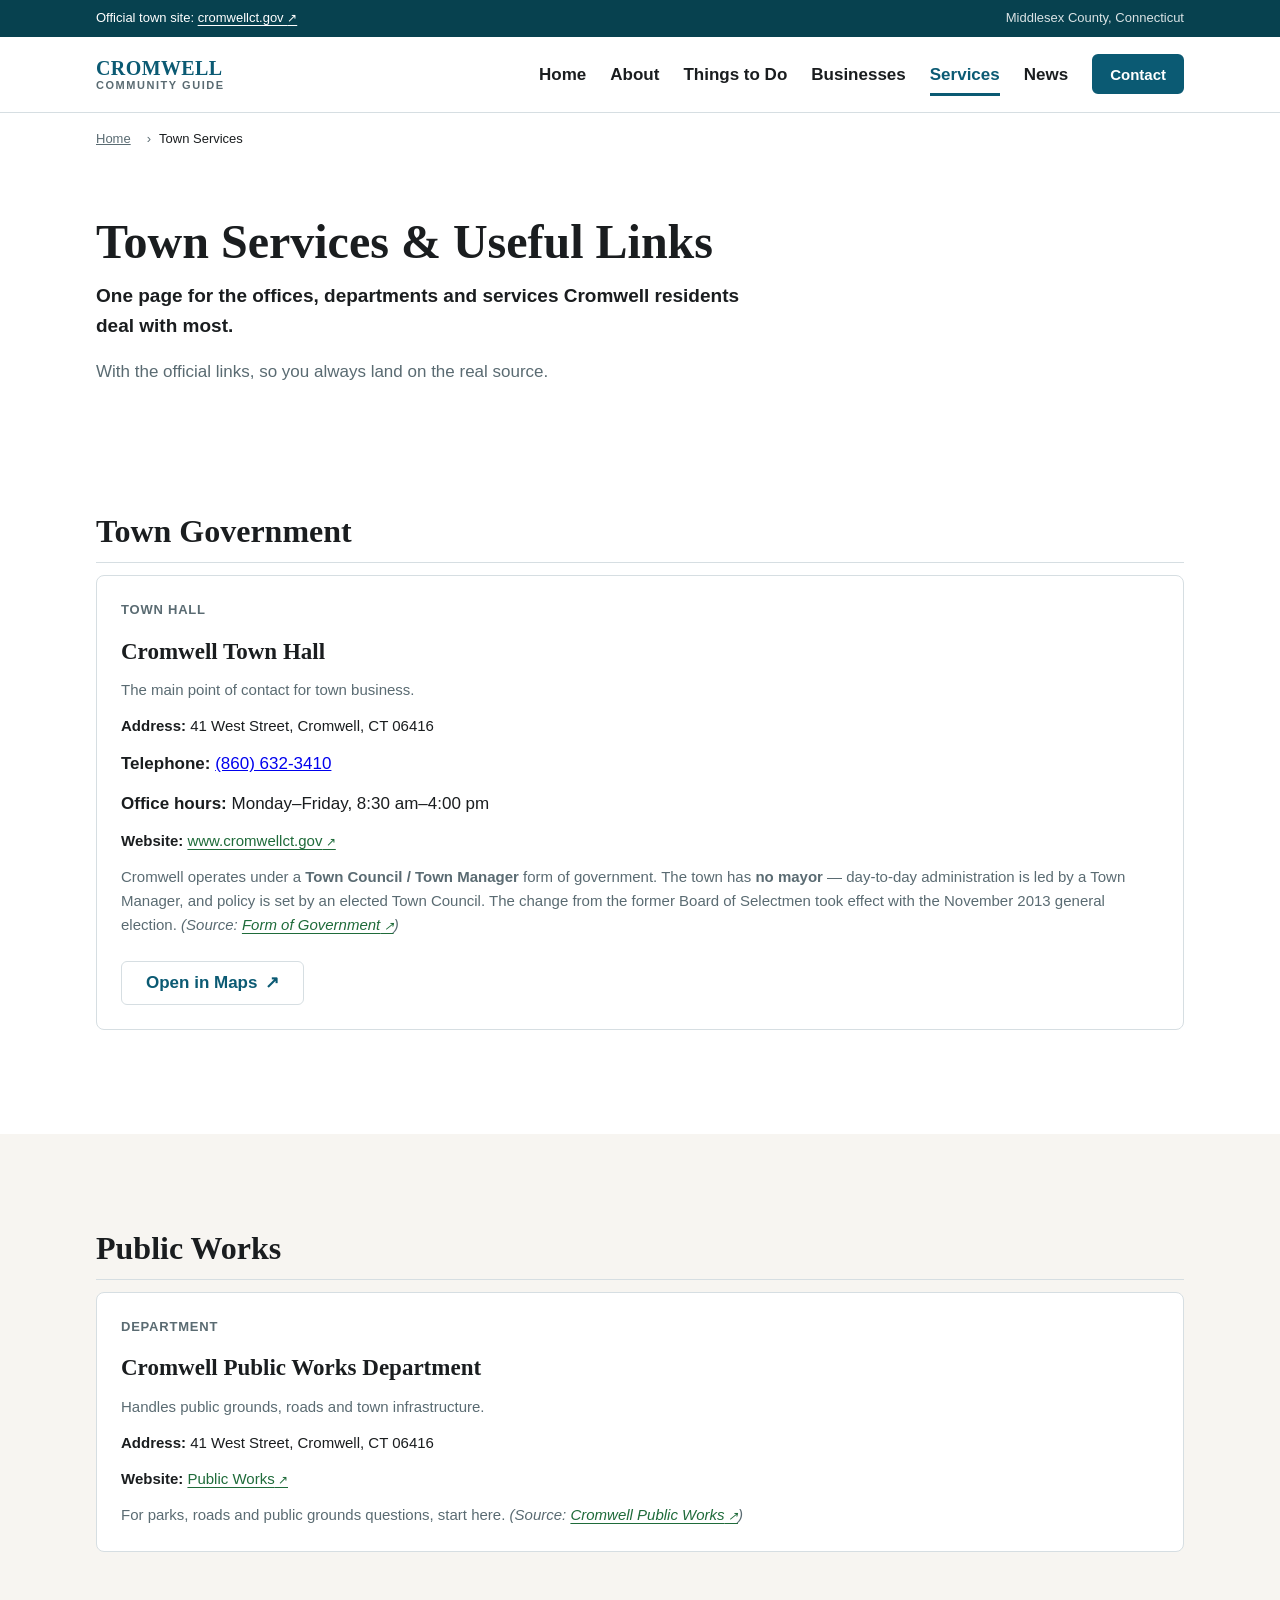
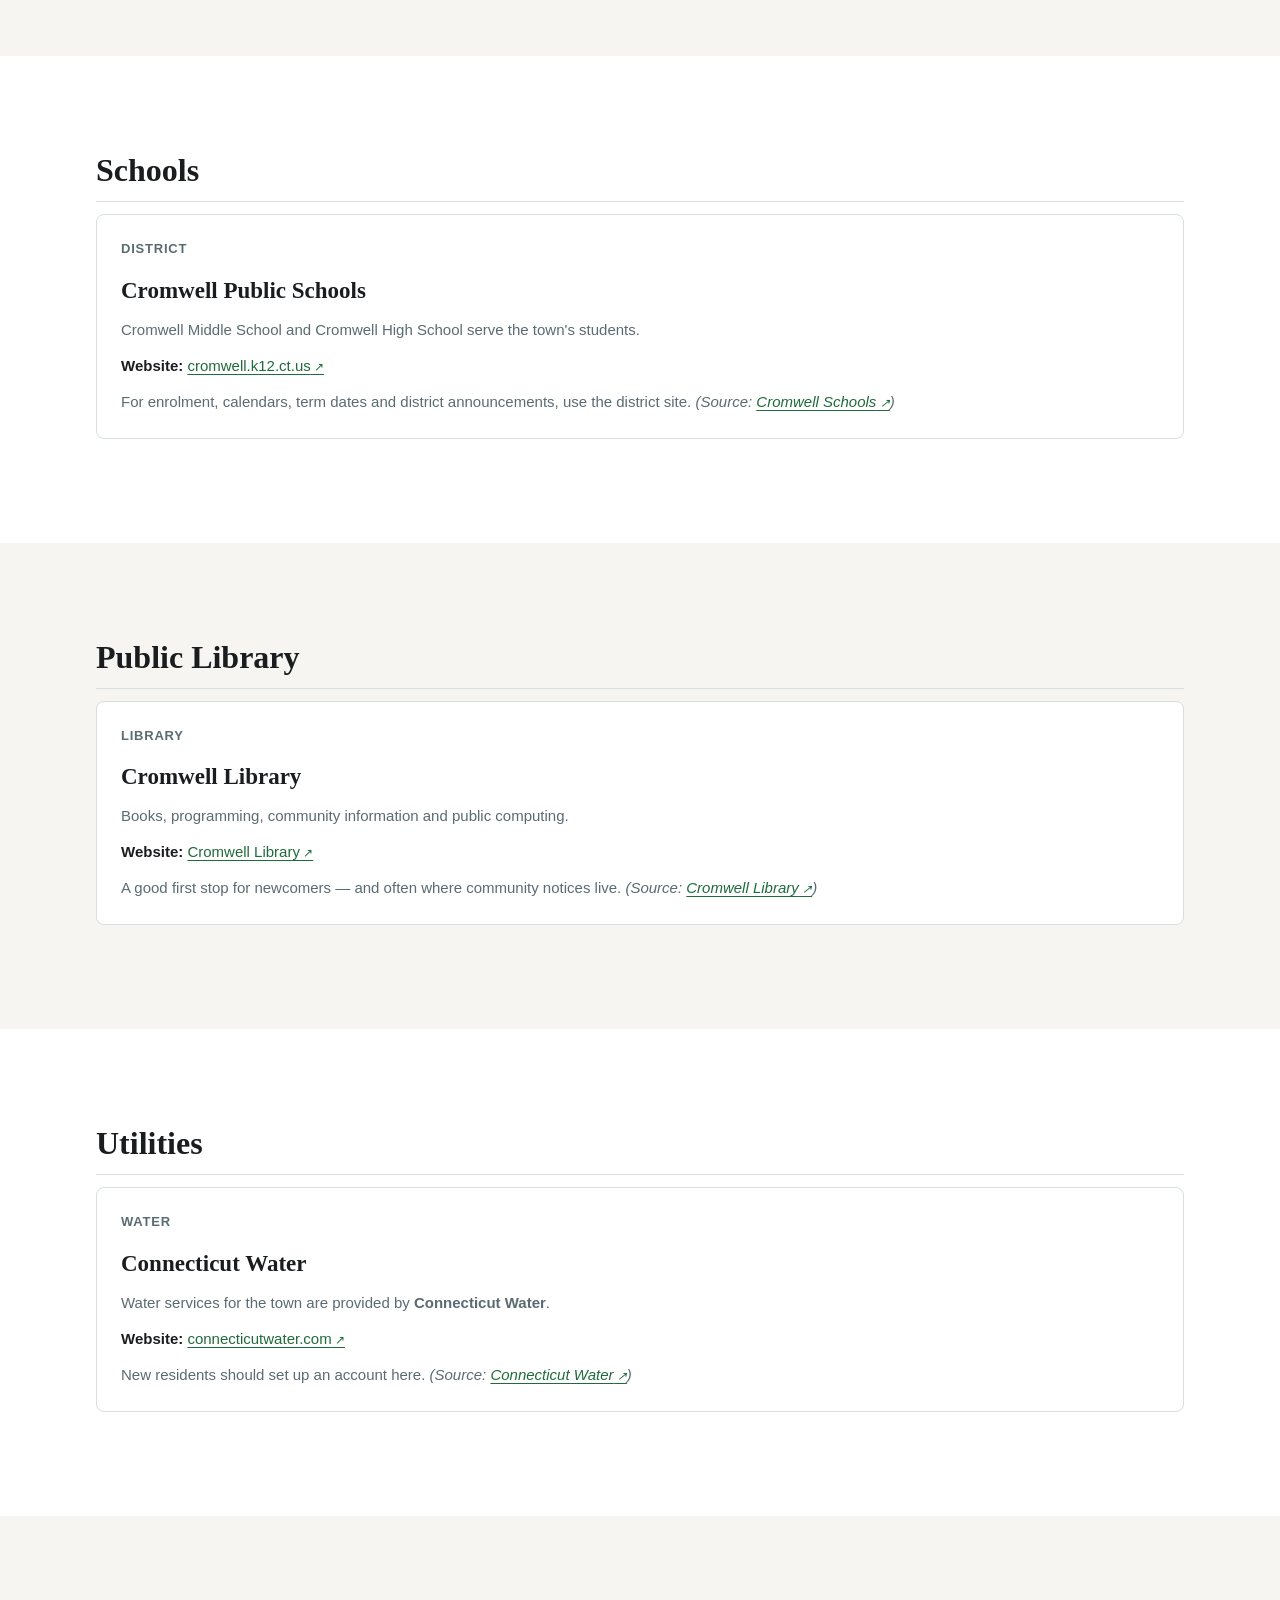
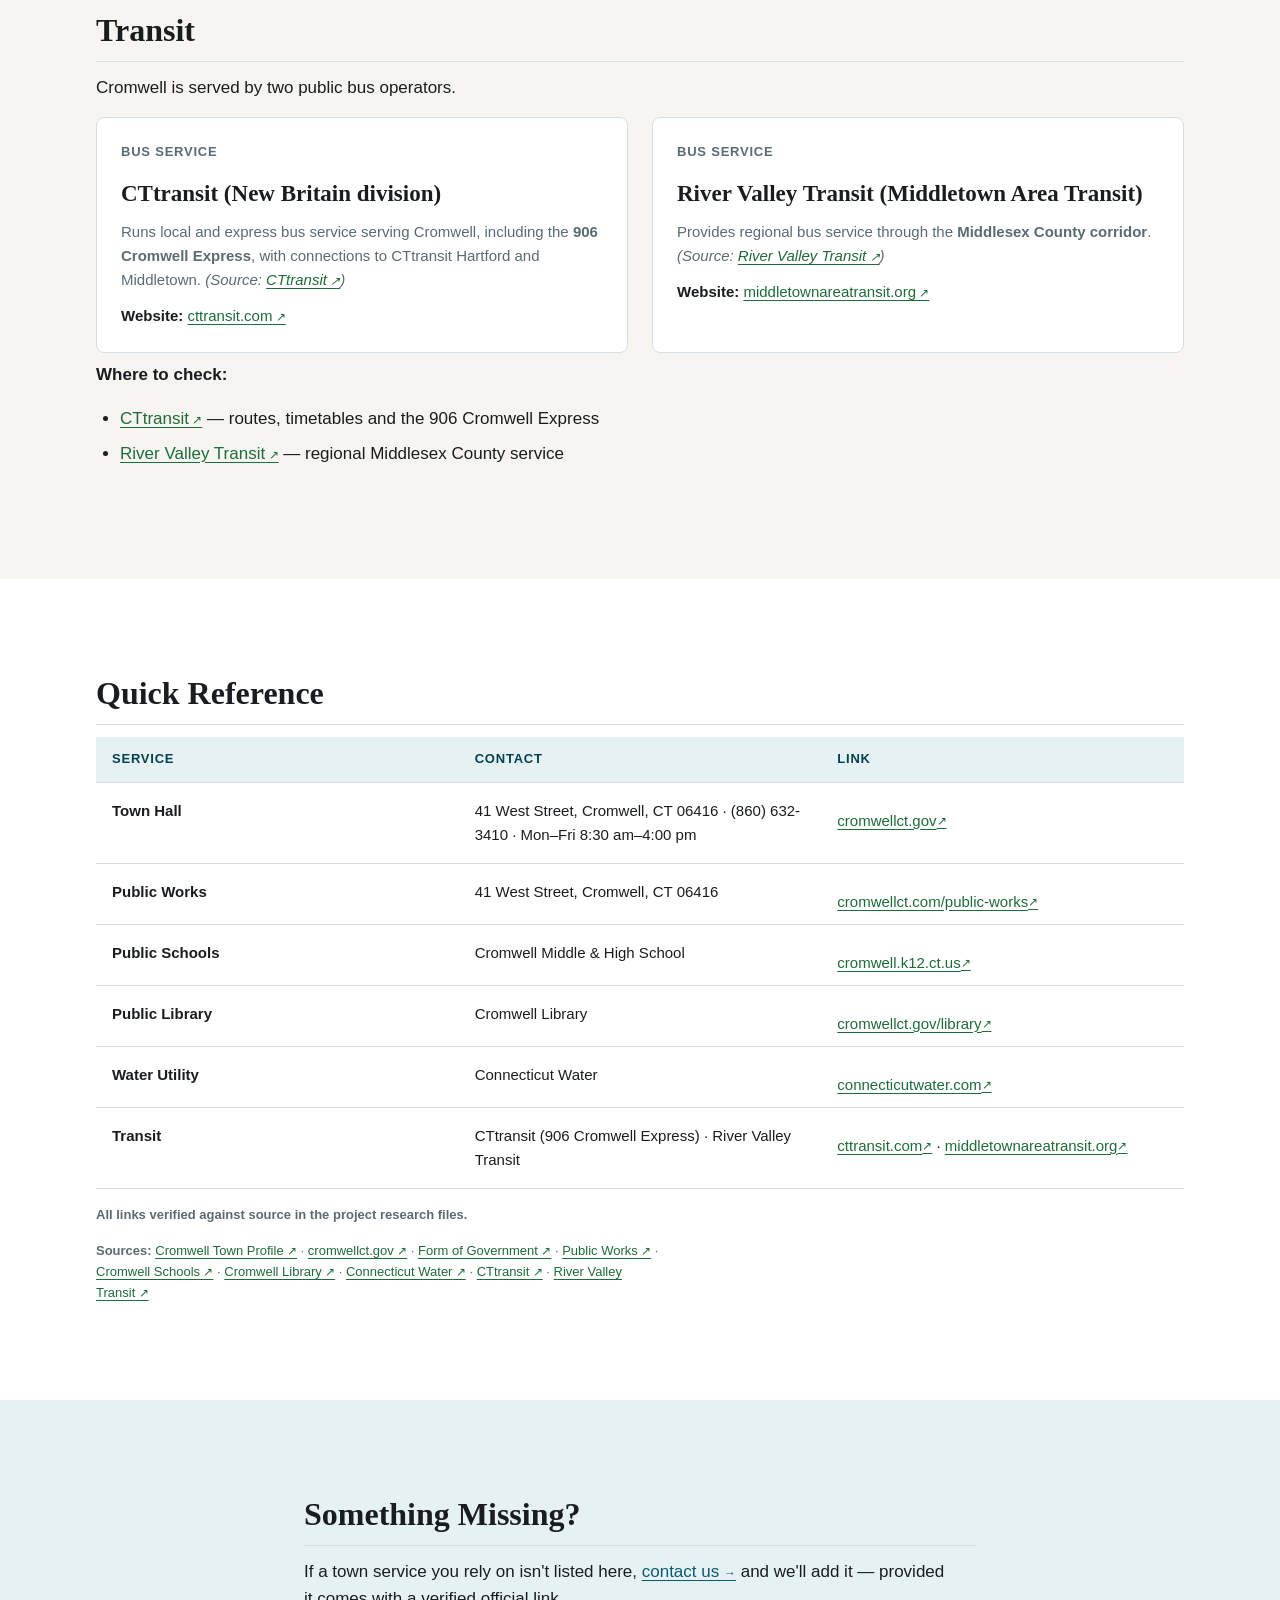
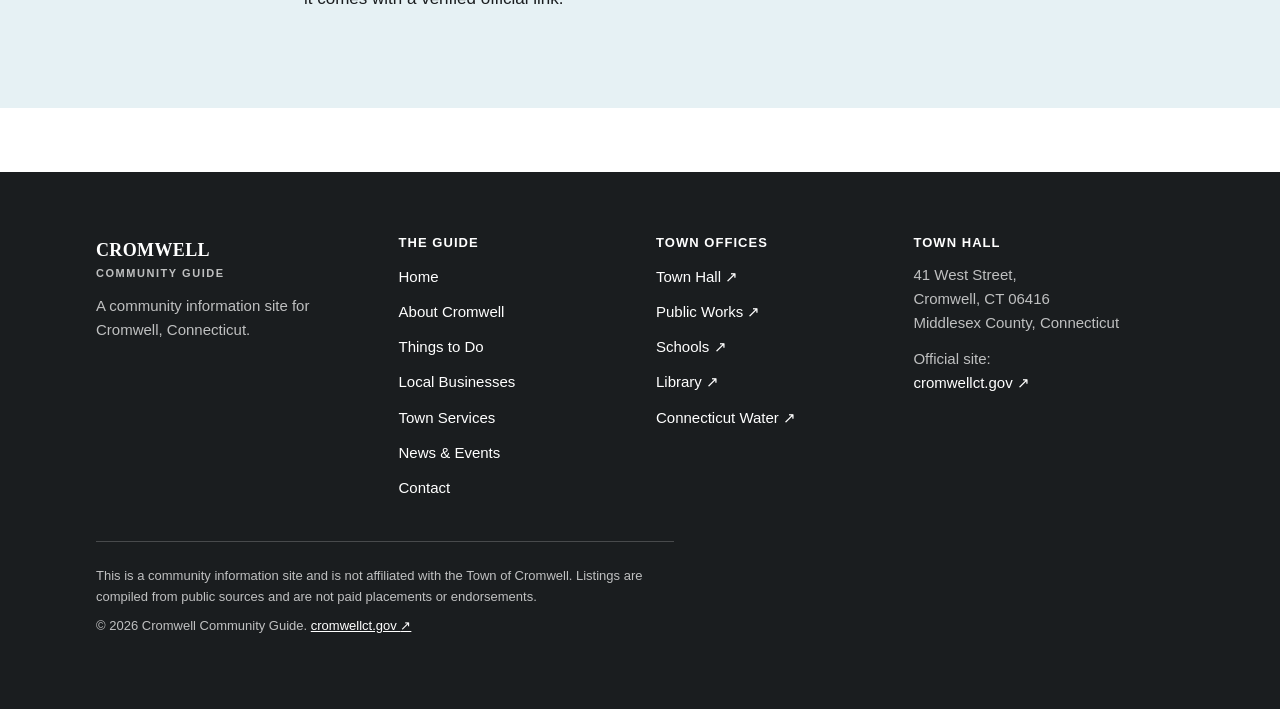
<file: town-services.html>
<!DOCTYPE html>
<html lang="en">
<head>
<meta charset="utf-8">
<meta name="viewport" content="width=device-width, initial-scale=1">
<title>Cromwell, CT Town Services &amp; Useful Links</title>
<meta name="description" content="Cromwell town offices, Public Works, schools, library and water utility — official contact details and verified links in one place.">
<meta name="keywords" content="Cromwell CT town services, Cromwell CT town hall, Cromwell CT public works">
<meta name="author" content="Cromwell Community Guide">
<meta name="robots" content="index, follow">
<link rel="canonical" href="https://springteasers.github.io/cromwell-community/town-services.html">

<!-- Open Graph -->
<meta property="og:type" content="article">
<meta property="og:site_name" content="Cromwell Community Guide">
<meta property="og:title" content="Cromwell, CT Town Services &amp; Useful Links">
<meta property="og:description" content="Cromwell town offices, Public Works, schools, library and water utility — official contact details and verified links in one place.">
<meta property="og:url" content="https://springteasers.github.io/cromwell-community/town-services.html">
<meta property="og:image" content="https://springteasers.github.io/cromwell-community/assets/og-image.svg">
<meta property="og:locale" content="en_US">

<!-- Twitter -->
<meta name="twitter:card" content="summary_large_image">
<meta name="twitter:title" content="Cromwell, CT Town Services &amp; Useful Links">
<meta name="twitter:description" content="Cromwell town offices, Public Works, schools, library and water utility — official contacts and verified links.">
<meta name="twitter:image" content="https://springteasers.github.io/cromwell-community/assets/og-image.svg">

<meta name="theme-color" content="#0B5A73">
<link rel="icon" href="data:image/svg+xml,%3Csvg xmlns='http://www.w3.org/2000/svg' viewBox='0 0 32 32'%3E%3Crect width='32' height='32' fill='%230B5A73'/%3E%3Ctext x='16' y='23' font-family='Georgia,serif' font-size='20' font-weight='700' fill='%23fff' text-anchor='middle'%3EC%3C/text%3E%3C/svg%3E">

<link rel="stylesheet" href="css/tokens.css">
<link rel="stylesheet" href="css/styles.css">

<script type="application/ld+json">
{
  "@context": "https://schema.org",
  "@type": "WebPage",
  "name": "Cromwell, CT Town Services & Useful Links",
  "url": "https://springteasers.github.io/cromwell-community/town-services.html",
  "inLanguage": "en-US",
  "description": "Cromwell town offices, Public Works, schools, library and water utility — official contact details and verified links in one place.",
  "about": { "@type": "AdministrativeArea", "name": "Cromwell, Connecticut" },
  "breadcrumb": {
    "@type": "BreadcrumbList",
    "itemListElement": [
      { "@type": "ListItem", "position": 1, "name": "Home", "item": "https://springteasers.github.io/cromwell-community/" },
      { "@type": "ListItem", "position": 2, "name": "Town Services", "item": "https://springteasers.github.io/cromwell-community/town-services.html" }
    ]
  },
  "disambiguatingDescription": "This is a community information site and is not affiliated with the Town of Cromwell."
}
</script>
</head>
<body>

<a class="skip-link" href="#main">Skip to main content</a>

<!-- ============================ Utility bar ============================ -->
<div class="utility-bar">
  <div class="wrap">
    <p class="utility-bar__left">Official town site:
      <a href="https://www.cromwellct.gov/" target="_blank" rel="noopener">cromwellct.gov <span class="link-external__glyph" aria-hidden="true">&#8599;</span><span class="sr-only">(opens in a new tab)</span></a>
    </p>
    <p class="utility-bar__right">Middlesex County, Connecticut</p>
  </div>
</div>

<!-- ============================ Site header ============================ -->
<header class="site-header">
  <div class="wrap">
    <a class="site-brand" href="index.html" aria-label="Cromwell Community Guide — home">
      <span class="site-brand__name">CROMWELL</span>
      <span class="site-brand__sub">Community Guide</span>
    </a>

    <nav class="nav-primary" aria-label="Primary">
      <ul class="nav-primary__list">
        <li><a href="index.html">Home</a></li>
        <li><a href="about-cromwell.html">About</a></li>
        <li><a href="things-to-do.html">Things to Do</a></li>
        <li><a href="local-businesses.html">Businesses</a></li>
        <li><a href="town-services.html" aria-current="page">Services</a></li>
        <li><a href="news-events.html">News</a></li>
      </ul>
      <a class="btn btn--primary btn--sm btn--nav" href="contact.html">Contact</a>
    </nav>

    <button class="nav-toggle" type="button" aria-expanded="false" aria-controls="nav-drawer">
      <svg width="24" height="24" viewBox="0 0 24 24" aria-hidden="true" focusable="false">
        <path d="M3 6h18M3 12h18M3 18h18" fill="none" stroke="currentColor" stroke-width="2" stroke-linecap="round"/>
      </svg>
      Menu
    </button>
  </div>
</header>

<div class="scrim" aria-hidden="true"></div>

<!-- ============================ Mobile drawer ============================ -->
<nav class="nav-drawer" id="nav-drawer" aria-label="Mobile">
  <button class="nav-drawer__close" type="button">
    <span aria-hidden="true">&#10005;</span> Close
  </button>

  <ul class="nav-drawer__list">
    <li><a href="index.html">Home</a></li>
    <li><a href="about-cromwell.html">About Cromwell</a></li>
    <li><a href="things-to-do.html">Things to Do</a></li>
    <li><a href="local-businesses.html">Local Businesses</a></li>
    <li><a href="town-services.html" aria-current="page">Town Services</a></li>
    <li><a href="news-events.html">News &amp; Events</a></li>
  </ul>

  <div class="nav-drawer__meta">
    <p>Official town site:<br>
      <a href="https://www.cromwellct.gov/" target="_blank" rel="noopener">cromwellct.gov <span aria-hidden="true">&#8599;</span><span class="sr-only">(opens in a new tab)</span></a>
    </p>
    <p>Middlesex County, Connecticut</p>
  </div>

  <a class="btn btn--primary" href="contact.html">Contact</a>
</nav>

<main id="main">

  <!-- ============================ Breadcrumb ============================ -->
  <div class="breadcrumb">
    <div class="wrap">
      <a class="breadcrumb__back" href="index.html"><span aria-hidden="true">&#8592;</span> Home</a>
      <ol>
        <li><a href="index.html">Home</a></li>
        <li><span aria-current="page">Town Services</span></li>
      </ol>
    </div>
  </div>

  <!-- ============================ Page header ============================ -->
  <div class="page-header">
    <div class="wrap">
      <h1>Town Services &amp; Useful Links</h1>
      <p class="page-header__lead">One page for the offices, departments and services Cromwell residents deal with most.</p>
      <p class="page-header__body">With the official links, so you always land on the real source.</p>
    </div>
  </div>

  <!-- ============================ Town government ============================ -->
  <section class="section section--white" aria-labelledby="town-gov-h2">
    <div class="wrap">
      <h2 class="group-heading" id="town-gov-h2">Town Government</h2>

      <ul class="card-grid">
        <li class="card card--service">
          <p class="card__meta-label">Town Hall</p>
          <h3 class="card__title">Cromwell Town Hall</h3>
          <p class="card__body">The main point of contact for town business.</p>
          <p class="card__address"><strong>Address:</strong> 41 West Street, Cromwell, CT 06416</p>
          <p class="card__telephone"><strong>Telephone:</strong> <a href="tel:+18606323410">(860) 632-3410</a></p>
          <p class="card__hours"><strong>Office hours:</strong> Monday&ndash;Friday, 8:30 am&ndash;4:00 pm</p>
          <p class="card__website"><strong>Website:</strong>
            <a class="link-external" href="https://www.cromwellct.gov/" target="_blank" rel="noopener">www.cromwellct.gov<span class="link-external__glyph" aria-hidden="true"> &#8599;</span><span class="sr-only">(opens in a new tab)</span></a>
          </p>
          <p class="card__body">Cromwell operates under a <strong>Town Council / Town Manager</strong> form of government. The town has <strong>no mayor</strong> &mdash; day-to-day administration is led by a Town Manager, and policy is set by an elected Town Council. The change from the former Board of Selectmen took effect with the November 2013 general election. <em>(Source: <a class="link-external" href="https://cromwellct.gov/167/Form-of-Government" target="_blank" rel="noopener">Form of Government<span class="link-external__glyph" aria-hidden="true"> &#8599;</span><span class="sr-only">(opens in a new tab)</span></a>)</em></p>
          <div class="card__actions">
            <a class="btn btn--ghost" href="https://www.google.com/maps/search/?api=1&amp;query=41+West+Street%2C+Cromwell%2C+CT+06416" target="_blank" rel="noopener">Open in Maps <span aria-hidden="true">&#8599;</span><span class="sr-only">(opens in a new tab)</span></a>
          </div>
        </li>
      </ul>
    </div>
  </section>

  <!-- ============================ Public Works ============================ -->
  <section class="section section--paper" aria-labelledby="public-works-h2">
    <div class="wrap">
      <h2 class="group-heading" id="public-works-h2">Public Works</h2>

      <ul class="card-grid">
        <li class="card card--service">
          <p class="card__meta-label">Department</p>
          <h3 class="card__title">Cromwell Public Works Department</h3>
          <p class="card__body">Handles public grounds, roads and town infrastructure.</p>
          <p class="card__address"><strong>Address:</strong> 41 West Street, Cromwell, CT 06416</p>
          <p class="card__website"><strong>Website:</strong>
            <a class="link-external" href="https://www.cromwellct.com/public-works" target="_blank" rel="noopener">Public Works<span class="link-external__glyph" aria-hidden="true"> &#8599;</span><span class="sr-only">(opens in a new tab)</span></a>
          </p>
          <p class="card__body">For parks, roads and public grounds questions, start here. <em>(Source: <a class="link-external" href="https://www.cromwellct.com/public-works" target="_blank" rel="noopener">Cromwell Public Works<span class="link-external__glyph" aria-hidden="true"> &#8599;</span><span class="sr-only">(opens in a new tab)</span></a>)</em></p>
        </li>
      </ul>
    </div>
  </section>

  <!-- ============================ Schools ============================ -->
  <section class="section section--white" aria-labelledby="schools-h2">
    <div class="wrap">
      <h2 class="group-heading" id="schools-h2">Schools</h2>

      <ul class="card-grid">
        <li class="card card--service">
          <p class="card__meta-label">District</p>
          <h3 class="card__title">Cromwell Public Schools</h3>
          <p class="card__body">Cromwell Middle School and Cromwell High School serve the town's students.</p>
          <p class="card__website"><strong>Website:</strong>
            <a class="link-external" href="https://www.cromwell.k12.ct.us/" target="_blank" rel="noopener">cromwell.k12.ct.us<span class="link-external__glyph" aria-hidden="true"> &#8599;</span><span class="sr-only">(opens in a new tab)</span></a>
          </p>
          <p class="card__body">For enrolment, calendars, term dates and district announcements, use the district site. <em>(Source: <a class="link-external" href="https://www.cromwell.k12.ct.us/" target="_blank" rel="noopener">Cromwell Schools<span class="link-external__glyph" aria-hidden="true"> &#8599;</span><span class="sr-only">(opens in a new tab)</span></a>)</em></p>
        </li>
      </ul>
    </div>
  </section>

  <!-- ============================ Public library ============================ -->
  <section class="section section--paper" aria-labelledby="library-h2">
    <div class="wrap">
      <h2 class="group-heading" id="library-h2">Public Library</h2>

      <ul class="card-grid">
        <li class="card card--service">
          <p class="card__meta-label">Library</p>
          <h3 class="card__title">Cromwell Library</h3>
          <p class="card__body">Books, programming, community information and public computing.</p>
          <p class="card__website"><strong>Website:</strong>
            <a class="link-external" href="https://www.cromwellct.gov/library" target="_blank" rel="noopener">Cromwell Library<span class="link-external__glyph" aria-hidden="true"> &#8599;</span><span class="sr-only">(opens in a new tab)</span></a>
          </p>
          <p class="card__body">A good first stop for newcomers &mdash; and often where community notices live. <em>(Source: <a class="link-external" href="https://www.cromwellct.gov/library" target="_blank" rel="noopener">Cromwell Library<span class="link-external__glyph" aria-hidden="true"> &#8599;</span><span class="sr-only">(opens in a new tab)</span></a>)</em></p>
        </li>
      </ul>
    </div>
  </section>

  <!-- ============================ Utilities ============================ -->
  <section class="section section--white" aria-labelledby="utilities-h2">
    <div class="wrap">
      <h2 class="group-heading" id="utilities-h2">Utilities</h2>

      <ul class="card-grid">
        <li class="card card--service">
          <p class="card__meta-label">Water</p>
          <h3 class="card__title">Connecticut Water</h3>
          <p class="card__body">Water services for the town are provided by <strong>Connecticut Water</strong>.</p>
          <p class="card__website"><strong>Website:</strong>
            <a class="link-external" href="https://www.connecticutwater.com" target="_blank" rel="noopener">connecticutwater.com<span class="link-external__glyph" aria-hidden="true"> &#8599;</span><span class="sr-only">(opens in a new tab)</span></a>
          </p>
          <p class="card__body">New residents should set up an account here. <em>(Source: <a class="link-external" href="https://www.connecticutwater.com" target="_blank" rel="noopener">Connecticut Water<span class="link-external__glyph" aria-hidden="true"> &#8599;</span><span class="sr-only">(opens in a new tab)</span></a>)</em></p>
        </li>
      </ul>
    </div>
  </section>

  <!-- ============================ Transit ============================ -->
  <section class="section section--paper" aria-labelledby="transit-h2">
    <div class="wrap">
      <h2 class="group-heading" id="transit-h2">Transit</h2>
      <p class="group-intro">Cromwell is served by two public bus operators.</p>

      <ul class="card-grid">
        <li class="card card--service">
          <p class="card__meta-label">Bus service</p>
          <h3 class="card__title">CTtransit (New Britain division)</h3>
          <p class="card__body">Runs local and express bus service serving Cromwell, including the <strong>906 Cromwell Express</strong>, with connections to CTtransit Hartford and Middletown. <em>(Source: <a class="link-external" href="https://www.cttransit.com/" target="_blank" rel="noopener">CTtransit<span class="link-external__glyph" aria-hidden="true"> &#8599;</span><span class="sr-only">(opens in a new tab)</span></a>)</em></p>
          <p class="card__website"><strong>Website:</strong>
            <a class="link-external" href="https://www.cttransit.com/" target="_blank" rel="noopener">cttransit.com<span class="link-external__glyph" aria-hidden="true"> &#8599;</span><span class="sr-only">(opens in a new tab)</span></a>
          </p>
        </li>
        <li class="card card--service">
          <p class="card__meta-label">Bus service</p>
          <h3 class="card__title">River Valley Transit (Middletown Area Transit)</h3>
          <p class="card__body">Provides regional bus service through the <strong>Middlesex County corridor</strong>. <em>(Source: <a class="link-external" href="https://www.middletownareatransit.org/" target="_blank" rel="noopener">River Valley Transit<span class="link-external__glyph" aria-hidden="true"> &#8599;</span><span class="sr-only">(opens in a new tab)</span></a>)</em></p>
          <p class="card__website"><strong>Website:</strong>
            <a class="link-external" href="https://www.middletownareatransit.org/" target="_blank" rel="noopener">middletownareatransit.org<span class="link-external__glyph" aria-hidden="true"> &#8599;</span><span class="sr-only">(opens in a new tab)</span></a>
          </p>
        </li>
      </ul>

      <p><strong>Where to check:</strong></p>
      <ul>
        <li><a class="link-external" href="https://www.cttransit.com/" target="_blank" rel="noopener">CTtransit<span class="link-external__glyph" aria-hidden="true"> &#8599;</span><span class="sr-only">(opens in a new tab)</span></a> &mdash; routes, timetables and the 906 Cromwell Express</li>
        <li><a class="link-external" href="https://www.middletownareatransit.org/" target="_blank" rel="noopener">River Valley Transit<span class="link-external__glyph" aria-hidden="true"> &#8599;</span><span class="sr-only">(opens in a new tab)</span></a> &mdash; regional Middlesex County service</li>
      </ul>
    </div>
  </section>

  <!-- ============================ Quick reference ============================ -->
  <section class="section section--white" aria-labelledby="quick-ref-h2">
    <div class="wrap">
      <h2 class="group-heading" id="quick-ref-h2">Quick Reference</h2>

      <table class="table--reference table-responsive">
        <caption class="sr-only">Cromwell town services quick reference</caption>
        <thead>
          <tr>
            <th scope="col">Service</th>
            <th scope="col">Contact</th>
            <th scope="col">Link</th>
          </tr>
        </thead>
        <tbody>
          <tr>
            <td data-label="Service" class="cell--lead">Town Hall</td>
            <td data-label="Contact">41 West Street, Cromwell, CT 06416 &middot; (860) 632-3410 &middot; Mon&ndash;Fri 8:30 am&ndash;4:00 pm</td>
            <td data-label="Link"><a class="link-external table__link" href="https://www.cromwellct.gov/" target="_blank" rel="noopener">cromwellct.gov<span class="link-external__glyph" aria-hidden="true"> &#8599;</span><span class="sr-only">(opens in a new tab)</span></a></td>
          </tr>
          <tr>
            <td data-label="Service" class="cell--lead">Public Works</td>
            <td data-label="Contact">41 West Street, Cromwell, CT 06416</td>
            <td data-label="Link"><a class="link-external table__link" href="https://www.cromwellct.com/public-works" target="_blank" rel="noopener">cromwellct.com/public-works<span class="link-external__glyph" aria-hidden="true"> &#8599;</span><span class="sr-only">(opens in a new tab)</span></a></td>
          </tr>
          <tr>
            <td data-label="Service" class="cell--lead">Public Schools</td>
            <td data-label="Contact">Cromwell Middle &amp; High School</td>
            <td data-label="Link"><a class="link-external table__link" href="https://www.cromwell.k12.ct.us/" target="_blank" rel="noopener">cromwell.k12.ct.us<span class="link-external__glyph" aria-hidden="true"> &#8599;</span><span class="sr-only">(opens in a new tab)</span></a></td>
          </tr>
          <tr>
            <td data-label="Service" class="cell--lead">Public Library</td>
            <td data-label="Contact">Cromwell Library</td>
            <td data-label="Link"><a class="link-external table__link" href="https://www.cromwellct.gov/library" target="_blank" rel="noopener">cromwellct.gov/library<span class="link-external__glyph" aria-hidden="true"> &#8599;</span><span class="sr-only">(opens in a new tab)</span></a></td>
          </tr>
          <tr>
            <td data-label="Service" class="cell--lead">Water Utility</td>
            <td data-label="Contact">Connecticut Water</td>
            <td data-label="Link"><a class="link-external table__link" href="https://www.connecticutwater.com" target="_blank" rel="noopener">connecticutwater.com<span class="link-external__glyph" aria-hidden="true"> &#8599;</span><span class="sr-only">(opens in a new tab)</span></a></td>
          </tr>
          <tr>
            <td data-label="Service" class="cell--lead">Transit</td>
            <td data-label="Contact">CTtransit (906 Cromwell Express) &middot; River Valley Transit</td>
            <td data-label="Link"><a class="link-external table__link" href="https://www.cttransit.com/" target="_blank" rel="noopener">cttransit.com<span class="link-external__glyph" aria-hidden="true"> &#8599;</span><span class="sr-only">(opens in a new tab)</span></a> &middot; <a class="link-external table__link" href="https://www.middletownareatransit.org/" target="_blank" rel="noopener">middletownareatransit.org<span class="link-external__glyph" aria-hidden="true"> &#8599;</span><span class="sr-only">(opens in a new tab)</span></a></td>
          </tr>
        </tbody>
      </table>

      <p class="source-note"><strong>All links verified against source in the project research files.</strong></p>
      <p class="source-note"><strong>Sources:</strong>
        <a class="link-external" href="https://www.cromwellct.gov/164/Town-Profile" target="_blank" rel="noopener">Cromwell Town Profile<span class="link-external__glyph" aria-hidden="true"> &#8599;</span><span class="sr-only">(opens in a new tab)</span></a>
        <span aria-hidden="true"> &middot; </span>
        <a class="link-external" href="https://www.cromwellct.gov/" target="_blank" rel="noopener">cromwellct.gov<span class="link-external__glyph" aria-hidden="true"> &#8599;</span><span class="sr-only">(opens in a new tab)</span></a>
        <span aria-hidden="true"> &middot; </span>
        <a class="link-external" href="https://cromwellct.gov/167/Form-of-Government" target="_blank" rel="noopener">Form of Government<span class="link-external__glyph" aria-hidden="true"> &#8599;</span><span class="sr-only">(opens in a new tab)</span></a>
        <span aria-hidden="true"> &middot; </span>
        <a class="link-external" href="https://www.cromwellct.com/public-works" target="_blank" rel="noopener">Public Works<span class="link-external__glyph" aria-hidden="true"> &#8599;</span><span class="sr-only">(opens in a new tab)</span></a>
        <span aria-hidden="true"> &middot; </span>
        <a class="link-external" href="https://www.cromwell.k12.ct.us/" target="_blank" rel="noopener">Cromwell Schools<span class="link-external__glyph" aria-hidden="true"> &#8599;</span><span class="sr-only">(opens in a new tab)</span></a>
        <span aria-hidden="true"> &middot; </span>
        <a class="link-external" href="https://www.cromwellct.gov/library" target="_blank" rel="noopener">Cromwell Library<span class="link-external__glyph" aria-hidden="true"> &#8599;</span><span class="sr-only">(opens in a new tab)</span></a>
        <span aria-hidden="true"> &middot; </span>
        <a class="link-external" href="https://www.connecticutwater.com" target="_blank" rel="noopener">Connecticut Water<span class="link-external__glyph" aria-hidden="true"> &#8599;</span><span class="sr-only">(opens in a new tab)</span></a>
        <span aria-hidden="true"> &middot; </span>
        <a class="link-external" href="https://www.cttransit.com/" target="_blank" rel="noopener">CTtransit<span class="link-external__glyph" aria-hidden="true"> &#8599;</span><span class="sr-only">(opens in a new tab)</span></a>
        <span aria-hidden="true"> &middot; </span>
        <a class="link-external" href="https://www.middletownareatransit.org/" target="_blank" rel="noopener">River Valley Transit<span class="link-external__glyph" aria-hidden="true"> &#8599;</span><span class="sr-only">(opens in a new tab)</span></a>
      </p>
    </div>
  </section>

  <!-- ============================ Something missing ============================ -->
  <section class="section section--tint" aria-labelledby="missing-h2">
    <div class="wrap prose">
      <h2 id="missing-h2">Something Missing?</h2>
      <p>If a town service you rely on isn't listed here, <a class="link-internal" href="contact.html">contact us <span class="link-internal__glyph" aria-hidden="true">&#8594;</span></a> and we'll add it &mdash; provided it comes with a verified official link.</p>
    </div>
  </section>

</main>

<!-- ============================ Footer ============================ -->
<footer class="site-footer">
  <div class="wrap">
    <div class="site-footer__grid">

      <div class="footer-col footer-col--brand">
        <span class="site-footer__brand-name">Cromwell</span>
        <span class="site-footer__brand-sub">Community Guide</span>
        <p class="site-footer__blurb">A community information site for Cromwell, Connecticut.</p>
      </div>

      <div class="footer-col footer-col--guide">
        <h2 id="foot-guide-h">The Guide</h2>
        <button class="footer-accordion__btn" type="button" aria-expanded="false" aria-controls="foot-guide-p">The Guide</button>
        <div class="footer-panel" id="foot-guide-p" role="region" aria-labelledby="foot-guide-h">
          <ul>
            <li><a href="index.html">Home</a></li>
            <li><a href="about-cromwell.html">About Cromwell</a></li>
            <li><a href="things-to-do.html">Things to Do</a></li>
            <li><a href="local-businesses.html">Local Businesses</a></li>
            <li><a href="town-services.html">Town Services</a></li>
            <li><a href="news-events.html">News &amp; Events</a></li>
            <li><a href="contact.html">Contact</a></li>
          </ul>
        </div>
      </div>

      <div class="footer-col footer-col--offices">
        <h2 id="foot-offices-h">Town Offices</h2>
        <button class="footer-accordion__btn" type="button" aria-expanded="false" aria-controls="foot-offices-p">Town Offices</button>
        <div class="footer-panel" id="foot-offices-p" role="region" aria-labelledby="foot-offices-h">
          <ul>
            <li><a href="https://www.cromwellct.gov/" target="_blank" rel="noopener">Town Hall <span aria-hidden="true">&#8599;</span><span class="sr-only">(opens in a new tab)</span></a></li>
            <li><a href="https://www.cromwellct.com/public-works" target="_blank" rel="noopener">Public Works <span aria-hidden="true">&#8599;</span><span class="sr-only">(opens in a new tab)</span></a></li>
            <li><a href="https://www.cromwell.k12.ct.us/" target="_blank" rel="noopener">Schools <span aria-hidden="true">&#8599;</span><span class="sr-only">(opens in a new tab)</span></a></li>
            <li><a href="https://www.cromwellct.gov/library" target="_blank" rel="noopener">Library <span aria-hidden="true">&#8599;</span><span class="sr-only">(opens in a new tab)</span></a></li>
            <li><a href="https://www.connecticutwater.com" target="_blank" rel="noopener">Connecticut Water <span aria-hidden="true">&#8599;</span><span class="sr-only">(opens in a new tab)</span></a></li>
          </ul>
        </div>
      </div>

      <div class="footer-col footer-col--townhall">
        <h2 id="foot-townhall-h">Town Hall</h2>
        <button class="footer-accordion__btn" type="button" aria-expanded="false" aria-controls="foot-townhall-p">Town Hall</button>
        <div class="footer-panel" id="foot-townhall-p" role="region" aria-labelledby="foot-townhall-h">
          <address>
            41 West Street,<br>
            Cromwell, CT 06416<br>
            Middlesex County, Connecticut
          </address>
          <div class="footer-col__rows">
            <p>Official site:<br>
              <a href="https://www.cromwellct.gov/" target="_blank" rel="noopener">cromwellct.gov <span aria-hidden="true">&#8599;</span><span class="sr-only">(opens in a new tab)</span></a>
            </p>
          </div>
        </div>
      </div>

    </div>

    <div class="site-footer__bottom">
      <p>This is a community information site and is not affiliated with the Town of Cromwell. Listings are compiled from public sources and are not paid placements or endorsements.</p>
      <p>&copy; <span id="year">2026</span> Cromwell Community Guide. <a href="https://www.cromwellct.gov/" target="_blank" rel="noopener">cromwellct.gov <span aria-hidden="true">&#8599;</span><span class="sr-only">(opens in a new tab)</span></a></p>
    </div>
  </div>
</footer>

<script src="js/site.js"></script>
<script>document.getElementById('year').textContent = String(new Date().getFullYear());</script>
</body>
</html>
</file>
<file: css/tokens.css>
/* ==========================================================================
   Cromwell Community Site — Design Tokens
   Source of truth: design/tokens-and-specs.md
   All values are shipped specs, not placeholders.
   ========================================================================== */

:root {
  /* ---- Colour: brand ---------------------------------------------------- */
  --c-primary:        #0B5A73;  /* River Teal */
  --c-primary-dark:   #07414F;
  --c-primary-light:  #E6F1F4;
  --c-secondary:      #1F6B3A;  /* Open Space Green */
  --c-secondary-dark: #15502A;

  /* ---- Colour: accent (caution / sample states ONLY) -------------------- */
  --c-accent:         #B4531B;  /* Brick */
  --c-accent-dark:    #8A3D12;
  --c-accent-tint:    #FDEBE0;
  --c-accent-tint-2:  #FDF3EC;
  --c-accent-tint-3:  #F8E9DD;

  /* ---- Colour: neutrals ------------------------------------------------- */
  --c-ink:            #1A1D1F;
  --c-ink-muted:      #5A6B72;
  --c-surface:        #FFFFFF;
  --c-surface-alt:    #F7F5F1;  /* paper */
  --c-line:           #D6DEE2;
  --c-focus:          #F2A900;  /* amber focus ring */

  /* ---- Typography: families -------------------------------------------- */
  --font-display: "Source Serif 4", Georgia, "Times New Roman", serif;
  --font-body:    "Inter", -apple-system, BlinkMacSystemFont, "Segoe UI",
                  Roboto, Helvetica, Arial, sans-serif;

  /* ---- Typography: scale (fluid) --------------------------------------- */
  --t-h1:    clamp(1.875rem, 1.35rem + 2.6vw, 3rem);      /* 30 -> 48px */
  --t-h2:    clamp(1.5rem, 1.2rem + 1.5vw, 2rem);         /* 24 -> 32px */
  --t-h3:    1.4375rem;                                    /* 23px */
  --t-h4:    1.1875rem;                                    /* 19px */
  --t-body:  1.0625rem;                                    /* 17px */
  --t-small: 0.9375rem;                                    /* 15px */
  --t-meta:  0.8125rem;                                    /* 13px */

  --lh-tight: 1.15;
  --lh-snug:  1.3;
  --lh-body:  1.6;
  --lh-loose: 1.7;

  /* ---- Spacing scale ---------------------------------------------------- */
  --s-1: 0.25rem;   /*  4px */
  --s-2: 0.5rem;    /*  8px */
  --s-3: 0.75rem;   /* 12px */
  --s-4: 1rem;      /* 16px */
  --s-5: 1.5rem;    /* 24px */
  --s-6: 2rem;      /* 32px */
  --s-7: 3rem;      /* 48px */
  --s-8: 4rem;      /* 64px */
  --s-9: 6rem;      /* 96px */

  /* ---- Layout ----------------------------------------------------------- */
  --wrap:        72rem;    /* 1152px */
  --wrap-narrow: 46rem;    /* 736px long-form measure */
  --radius-sm:   2px;
  --radius:      6px;
  --radius-lg:   8px;
  --shadow-drawer: 0 8px 32px rgba(0, 0, 0, 0.18);

  /* ---- Motion ----------------------------------------------------------- */
  --ease: cubic-bezier(0.2, 0, 0.2, 1);
  --dur:  200ms;
}
</file>
<file: css/styles.css>
/* ==========================================================================
   Cromwell Community Site — styles.css
   Vanilla CSS. Mobile-first. No frameworks, no build step.
   Templates: A Landing (home) · B Article (about, things-to-do,
   town-services, contact) · C Directory (local-businesses, news-events)
   Source of truth: design/00-design-system.md + design/wireframes/*
   ========================================================================== */

/* ==========================================================================
   1. Reset & base
   ========================================================================== */
*,
*::before,
*::after { box-sizing: border-box; }

html {
  -webkit-text-size-adjust: 100%;
  scroll-behavior: smooth;
}

body {
  margin: 0;
  background: var(--c-surface);
  color: var(--c-ink);
  font-family: var(--font-body);
  font-size: var(--t-body);
  line-height: var(--lh-body);
  -webkit-font-smoothing: antialiased;
  text-rendering: optimizeLegibility;
}

h1, h2, h3, h4 {
  font-family: var(--font-display);
  color: var(--c-ink);
  margin: 0;
  line-height: var(--lh-tight);
  text-wrap: balance;
}

p { margin: 0 0 var(--s-4); }
p:last-child { margin-bottom: 0; }

ul, ol { margin: 0 0 var(--s-4); padding-left: var(--s-5); }
li { margin-bottom: var(--s-2); }

img { max-width: 100%; height: auto; display: block; }

hr {
  border: 0;
  border-top: 1px solid var(--c-line);
  margin: var(--s-6) 0;
}

strong, b { font-weight: 600; }

address { font-style: normal; }

/* Focus: one visible ring, everywhere. */
:focus-visible {
  outline: 3px solid var(--c-focus);
  outline-offset: 2px;
  border-radius: var(--radius-sm);
}

/* Accessibility helpers */
.sr-only {
  position: absolute;
  width: 1px;
  height: 1px;
  padding: 0;
  margin: -1px;
  overflow: hidden;
  clip: rect(0, 0, 0, 0);
  white-space: nowrap;
  border: 0;
}

.skip-link {
  position: absolute;
  top: -100px;
  left: var(--s-4);
  z-index: 100;
  padding: var(--s-3) var(--s-5);
  background: var(--c-primary);
  color: #fff;
  font-weight: 600;
  text-decoration: none;
  border-radius: 0 0 var(--radius) var(--radius);
  transition: top var(--dur) var(--ease);
}
.skip-link:focus { top: 0; }

@media (prefers-reduced-motion: reduce) {
  html { scroll-behavior: auto; }
  *, *::before, *::after {
    animation-duration: 0.01ms !important;
    animation-iteration-count: 1 !important;
    transition-duration: 0.01ms !important;
  }
}

/* ==========================================================================
   2. Layout primitives
   ========================================================================== */
.wrap {
  width: 100%;
  max-width: var(--wrap);
  margin-inline: auto;
  padding-inline: var(--s-4);
}
@media (min-width: 600px) { .wrap { padding-inline: var(--s-6); } }

.section { padding-block: var(--s-7); }
@media (min-width: 900px) { .section { padding-block: var(--s-9); } }

.section--tint    { background: var(--c-primary-light); }
.section--paper   { background: var(--c-surface-alt); }
.section--white   { background: var(--c-surface); }

.section > .wrap > h2,
.section__title {
  font-size: var(--t-h2);
  font-weight: 600;
  margin-bottom: var(--s-3);
  padding-bottom: var(--s-3);
  border-bottom: 1px solid var(--c-line);
}

.section__intro {
  color: var(--c-ink-muted);
  font-size: var(--t-small);
  max-width: 68ch;
  margin-bottom: var(--s-5);
}

.prose { max-width: var(--wrap-narrow); }
.prose p { max-width: 68ch; }

/* ==========================================================================
   3. Utility bar
   ========================================================================== */
.utility-bar {
  background: var(--c-primary-dark);
  color: #fff;
  font-size: var(--t-meta);
  display: none;                       /* hidden < 600px; content lives in footer */
}
@media (min-width: 600px) {
  .utility-bar { display: block; }
}
.utility-bar .wrap {
  display: flex;
  flex-wrap: wrap;
  gap: var(--s-2) var(--s-5);
  align-items: center;
  justify-content: space-between;
  padding-block: var(--s-2);
}
.utility-bar__left,
.utility-bar__right { margin: 0; }
.utility-bar__right { color: rgba(255, 255, 255, 0.85); }
.utility-bar a { color: #fff; text-decoration: underline; text-underline-offset: 3px; }
.utility-bar a:hover { color: #fff; text-decoration-thickness: 2px; }

/* ==========================================================================
   4. Site header + primary nav
   ========================================================================== */
.site-header {
  background: var(--c-surface);
  border-bottom: 1px solid var(--c-line);
  position: sticky;
  top: 0;
  z-index: 40;
}
.site-header.is-stuck { box-shadow: 0 1px 0 var(--c-line); }
@media (min-width: 900px) {
  .site-header { position: static; }
}

.site-header .wrap {
  display: flex;
  align-items: center;
  justify-content: space-between;
  gap: var(--s-4);
  padding-block: var(--s-3);
}
@media (min-width: 600px) {
  .site-header .wrap { padding-block: var(--s-4); }
}

/* Text lockup — no image asset exists, and text never fails to load. */
.site-brand {
  display: block;
  text-decoration: none;
  line-height: 1.1;
}
.site-brand__name {
  display: block;
  font-family: var(--font-display);
  font-size: 1.25rem;
  font-weight: 600;
  letter-spacing: 0.02em;
  color: var(--c-primary);
}
.site-brand__sub {
  display: block;
  font-family: var(--font-body);
  font-size: 11px;
  font-weight: 600;
  letter-spacing: 0.14em;
  text-transform: uppercase;
  color: var(--c-ink-muted);
}

/* Hamburger — visible text label, never icon-only. */
.nav-toggle {
  display: inline-flex;
  align-items: center;
  gap: var(--s-2);
  min-height: 48px;
  padding: 0 var(--s-3);
  background: transparent;
  border: 1px solid var(--c-line);
  border-radius: var(--radius);
  color: var(--c-primary);
  font: 600 var(--t-small) / 1 var(--font-body);
  cursor: pointer;
}
.nav-toggle:hover { background: var(--c-primary-light); }
@media (min-width: 900px) { .nav-toggle { display: none; } }

/* Desktop nav */
.nav-primary { display: none; }
@media (min-width: 900px) {
  .nav-primary {
    display: flex;
    align-items: center;
    gap: var(--s-5);
  }
  .nav-primary__list {
    display: flex;
    align-items: center;
    gap: var(--s-5);
    margin: 0;
    padding: 0;
    list-style: none;
  }
  .nav-primary__list li { margin: 0; }
  .nav-primary__list a {
    position: relative;
    display: inline-block;
    padding: var(--s-2) 0;
    color: var(--c-ink);
    font-weight: 600;
    font-size: var(--t-body);
    text-decoration: none;
    white-space: nowrap;
  }
  .nav-primary__list a::after {
    content: "";
    position: absolute;
    left: 0;
    right: 0;
    bottom: 0;
    height: 3px;
    background: var(--c-primary);
    transform: scaleX(0);
    transition: transform var(--dur) var(--ease);
  }
  .nav-primary__list a:hover { color: var(--c-primary-dark); }
  .nav-primary__list a:hover::after { transform: scaleX(1); }
  .nav-primary__list a[aria-current="page"] { color: var(--c-primary); }
  .nav-primary__list a[aria-current="page"]::after { transform: scaleX(1); }
}

/* ==========================================================================
   5. Mobile drawer
   ========================================================================== */
.scrim {
  position: fixed;
  inset: 0;
  background: rgba(26, 29, 31, 0.45);
  opacity: 0;
  visibility: hidden;
  transition: opacity var(--dur) var(--ease), visibility var(--dur) var(--ease);
  z-index: 50;
}
body.nav-open .scrim { opacity: 1; visibility: visible; }

.nav-drawer {
  position: fixed;
  top: 0;
  right: 0;
  z-index: 60;
  width: min(320px, 88vw);
  height: 100dvh;
  background: var(--c-surface);
  box-shadow: var(--shadow-drawer);
  transform: translateX(100%);
  transition: transform var(--dur) var(--ease);
  overflow-y: auto;
  padding: var(--s-4);
  display: flex;
  flex-direction: column;
  gap: var(--s-5);
}
body.nav-open .nav-drawer { transform: translateX(0); }
body.nav-open { overflow: hidden; }

.nav-drawer__close {
  align-self: flex-end;
  min-height: 44px;
  min-width: 44px;
  padding: 0 var(--s-3);
  background: transparent;
  border: 1px solid var(--c-line);
  border-radius: var(--radius);
  color: var(--c-ink);
  font: 600 var(--t-small) / 1 var(--font-body);
  cursor: pointer;
}
.nav-drawer__list {
  list-style: none;
  margin: 0;
  padding: 0;
}
.nav-drawer__list li { margin: 0; border-bottom: 1px solid var(--c-line); }
.nav-drawer__list a {
  display: block;
  min-height: 56px;
  padding: var(--s-4);
  color: var(--c-ink);
  font-weight: 600;
  text-decoration: none;
}
.nav-drawer__list a:hover { background: var(--c-primary-light); }
.nav-drawer__list a[aria-current="page"] {
  background: var(--c-primary-light);
  color: var(--c-primary);
  box-shadow: inset 3px 0 0 var(--c-primary);
}
.nav-drawer__meta {
  font-size: var(--t-meta);
  color: var(--c-ink-muted);
  border-top: 1px solid var(--c-line);
  padding-top: var(--s-4);
}
.nav-drawer__meta p { margin: 0 0 var(--s-2); }
.nav-drawer__meta a { color: var(--c-secondary); }

@media (min-width: 900px) {
  .nav-drawer, .scrim { display: none; }
}

/* ==========================================================================
   6. Breadcrumb
   ========================================================================== */
.breadcrumb { padding-top: var(--s-4); font-size: var(--t-meta); color: var(--c-ink-muted); }
.breadcrumb ol {
  display: none;                       /* mobile shows the single back link */
  list-style: none;
  margin: 0;
  padding: 0;
  gap: var(--s-2);
}
.breadcrumb__back {
  display: inline-flex;
  align-items: center;
  min-height: 44px;
  color: var(--c-primary);
  font-size: var(--t-small);
  font-weight: 600;
  text-decoration: none;
}
.breadcrumb__back:hover { text-decoration: underline; }
@media (min-width: 600px) {
  .breadcrumb ol { display: flex; flex-wrap: wrap; align-items: center; }
  .breadcrumb__back { display: none; }
  .breadcrumb li { margin: 0; }
  .breadcrumb li + li::before {
    content: "›";
    margin: 0 var(--s-2);
    color: var(--c-ink-muted);
  }
  .breadcrumb a { color: var(--c-ink-muted); }
  .breadcrumb a:hover { color: var(--c-primary); }
  .breadcrumb [aria-current="page"] { color: var(--c-ink); }
}

/* ==========================================================================
   7. Page header (non-hero pages)
   ========================================================================== */
.page-header { padding-block: var(--s-6) var(--s-5); }
.page-header h1 {
  font-size: var(--t-h2);
  font-weight: 600;
  margin-bottom: var(--s-3);
  max-width: 34ch;
}
@media (min-width: 900px) {
  .page-header { padding-block: var(--s-8) var(--s-6); }
  .page-header h1 { font-size: var(--t-h1); }
}
.page-header__lead {
  font-weight: 600;
  font-size: var(--t-h4);
  max-width: 62ch;
  margin-bottom: var(--s-4);
}
.page-header__body {
  color: var(--c-ink-muted);
  max-width: 68ch;
  margin: 0;
}

/* ==========================================================================
   8. Hero (Home)
   ========================================================================== */
.hero {
  position: relative;
  background-color: var(--c-primary-dark);
  min-height: 460px;
  display: flex;
  align-items: center;
  padding-block: var(--s-8);
  overflow: hidden;
}
@media (min-width: 900px) {
  .hero { min-height: 520px; }
}
.hero__inner { max-width: 45rem; }
.hero h1 {
  font-size: var(--t-h1);
  font-weight: 600;
  color: #fff;
  margin-bottom: var(--s-4);
  text-shadow: 0 1px 2px rgba(0, 0, 0, 0.35);
}
.hero__sub {
  color: rgba(255, 255, 255, 0.95);
  font-size: var(--t-body);
  margin-bottom: var(--s-3);
  max-width: 52ch;
}
.hero__sub .stat { font-weight: 600; }
.hero__body {
  color: rgba(255, 255, 255, 0.95);
  margin-bottom: var(--s-3);
  max-width: 68ch;
}
.hero__spacer { height: var(--s-3); }

/* Hero picture: the SVG supplies the photograph-equivalent, always on. */
.hero__bg {
  position: absolute;
  inset: 0;
  width: 100%;
  height: 100%;
  object-fit: cover;
  object-position: center 40%;
  z-index: 0;
}
.hero__scrim {
  position: absolute;
  inset: 0;
  z-index: 1;
  background: linear-gradient(180deg, rgba(7, 65, 79, 0.80) 0%, rgba(7, 65, 79, 0.80) 100%);
}
@media (min-width: 900px) {
  .hero__scrim {
    background: linear-gradient(90deg, rgba(7, 65, 79, 0.90) 0%, rgba(7, 65, 79, 0.55) 70%);
  }
}
.hero > .wrap { position: relative; z-index: 2; }

.hero__actions {
  display: flex;
  flex-direction: column;
  gap: var(--s-3);
  margin-top: var(--s-5);
}
@media (min-width: 600px) {
  .hero__actions { flex-direction: row; flex-wrap: wrap; }
}
.hero__scroll-cue {
  display: none;
  color: rgba(255, 255, 255, 0.7);
  font-size: var(--t-meta);
  margin-top: var(--s-6);
}
@media (min-width: 900px) { .hero__scroll-cue { display: block; } }

/* ==========================================================================
   9. Buttons
   ========================================================================== */
.btn {
  display: inline-flex;
  align-items: center;
  justify-content: center;
  gap: var(--s-2);
  min-height: 48px;
  padding: 0 var(--s-5);
  border: 2px solid transparent;
  border-radius: var(--radius);
  font: 600 var(--t-body) / 1 var(--font-body);
  text-decoration: none;
  cursor: pointer;
  transition: background-color var(--dur) var(--ease),
              border-color var(--dur) var(--ease),
              color var(--dur) var(--ease);
}
@media (max-width: 599px) {
  .hero__actions .btn,
  .cta-band .btn { display: flex; width: 100%; }
}

.btn--primary {
  background: var(--c-primary);
  border-color: var(--c-primary);
  color: #fff;
}
.btn--primary:hover  { background: var(--c-primary-dark); border-color: var(--c-primary-dark); color: #fff; }
.btn--primary:active { background: var(--c-primary-dark); border-color: var(--c-primary-dark); transform: translateY(1px); }

.btn--secondary {
  background: transparent;
  border-color: var(--c-primary);
  color: var(--c-primary);
}
.btn--secondary:hover  { background: var(--c-primary-light); color: var(--c-primary-dark); }
.btn--secondary:active { background: #D6E8EC; transform: translateY(1px); }

.btn--ghost {
  min-height: 44px;
  background: transparent;
  border: 1px solid var(--c-line);
  color: var(--c-primary);
}
.btn--ghost:hover  { background: var(--c-primary-light); }
.btn--ghost:active { background: #D6E8EC; transform: translateY(1px); }

/* On the dark hero the ghost button needs light ink to stay readable. */
.hero .btn--ghost {
  border-color: rgba(255, 255, 255, 0.65);
  color: #fff;
}
.hero .btn--ghost:hover { background: rgba(255, 255, 255, 0.14); }

.btn--sm {
  min-height: 40px;
  padding: 0 var(--s-4);
  font-size: var(--t-small);
}
.btn--nav { white-space: nowrap; }

/* ---- Text links --------------------------------------------------------- */
.link-external,
.link-internal {
  color: var(--c-secondary);
  text-decoration: underline;
  text-underline-offset: 3px;
  overflow-wrap: anywhere;
}
.link-internal { color: var(--c-primary); }
.link-external:hover,
.link-internal:hover { text-decoration-thickness: 2px; }

.link-external__glyph,
.link-internal__glyph {
  font-size: 12px;
  line-height: 1;
}

/* ==========================================================================
   10. Guide cards (Home) & business cards (Directory)
   ========================================================================== */
.card-grid {
  display: grid;
  grid-template-columns: 1fr;
  gap: var(--s-4);
  list-style: none;
  margin: 0;
  padding: 0;
}
@media (min-width: 600px) {
  .card-grid { grid-template-columns: repeat(auto-fit, minmax(280px, 1fr)); gap: var(--s-5); }
}

.card {
  background: var(--c-surface);
  border: 1px solid var(--c-line);
  border-radius: var(--radius-lg);
  padding: var(--s-4);
  display: flex;
  flex-direction: column;
  gap: var(--s-3);
}
@media (min-width: 900px) { .card { padding: var(--s-5); } }
.card > * { margin: 0; }
.card__title {
  font-size: var(--t-h3);
  font-weight: 600;
  line-height: var(--lh-snug);
}
.card__title a { color: var(--c-primary); text-decoration: none; }
.card__title a:hover { text-decoration: underline; text-underline-offset: 3px; }
.card__body { color: var(--c-ink-muted); font-size: var(--t-small); }
.card__body .stat { font-weight: 600; color: var(--c-ink); }
.card__link {
  margin-top: auto;
  padding-top: var(--s-2);
  color: var(--c-primary);
  font-size: var(--t-small);
  font-weight: 600;
  text-decoration: none;
}
.card__link:hover { text-decoration: underline; text-underline-offset: 3px; }

/* Card modifier: content still being sourced */
.card--pending { border-top: 3px solid var(--c-accent); }

/* Card modifier: intentionally empty slot in the directory */
.card--empty {
  background: var(--c-surface-alt);
  border-style: dashed;
  border-color: var(--c-line);
}
.card--empty .card__title,
.card--empty .card__body { color: var(--c-ink-muted); }

/* Service card extras */
.card--service .card__meta-label {
  font-size: var(--t-meta);
  font-weight: 600;
  color: var(--c-ink-muted);
  text-transform: uppercase;
  letter-spacing: 0.06em;
  margin-bottom: var(--s-1);
}
.card__address { font-size: var(--t-small); color: var(--c-ink); }
.card__website { font-size: var(--t-small); }
.card__actions { margin-top: var(--s-3); }
.card--service--pending {
  background: var(--c-surface-alt);
  border: 1px dashed var(--c-line);
}

/* ==========================================================================
   11. Status tags
   ========================================================================== */
.status-tag {
  display: inline-block;
  align-self: flex-start;
  padding: 2px var(--s-2);
  border-radius: var(--radius-sm);
  border: 1px solid transparent;
  font-size: var(--t-meta);
  font-weight: 600;
  line-height: 1.4;
}
.status-tag--example,
.status-tag--sample {
  background: var(--c-accent-tint);
  border-color: rgba(180, 83, 27, 0.4);
  color: var(--c-accent-dark);
  font-weight: 700;
  text-transform: uppercase;
  letter-spacing: 0.1em;
}
.status-tag--sample { text-transform: none; letter-spacing: 0.02em; }
.status-tag--none,
.status-tag--pending {
  background: var(--c-surface-alt);
  border-color: var(--c-line);
  color: var(--c-ink-muted);
  font-weight: 600;
}

/* ==========================================================================
   12. Callouts
   ========================================================================== */
.callout {
  padding: var(--s-4);
  border-radius: var(--radius);
  font-size: var(--t-small);
  max-width: 68ch;
}
.callout > :last-child { margin-bottom: 0; }
.callout__title {
  font-family: var(--font-body);
  font-size: var(--t-h4);
  font-weight: 600;
  margin-bottom: var(--s-2);
}

.callout--warning {
  background: var(--c-accent-tint-2);
  border: 1px solid rgba(180, 83, 27, 0.35);
  color: var(--c-ink);
}
.callout--warning .callout__title { color: var(--c-accent-dark); }

.callout--info {
  background: var(--c-surface-alt);
  border-left: 3px solid var(--c-secondary);
  color: var(--c-ink-muted);
}

.callout--disclaimer {
  border-left: 3px solid var(--c-line);
  padding: var(--s-2) var(--s-3);
  padding-left: var(--s-3);
  margin-top: var(--s-5);
  font-style: italic;
  font-size: var(--t-meta);
  color: var(--c-ink-muted);
  background: transparent;
}

/* ==========================================================================
   13. Sample banner (News & Events)
   ========================================================================== */
.banner--sample {
  background: repeating-linear-gradient(
    45deg,
    var(--c-accent-tint-2) 0 12px,
    var(--c-accent-tint-3) 12px 24px
  );
  border-top: 2px solid var(--c-accent);
  border-bottom: 2px solid var(--c-accent);
  padding: var(--s-5) var(--s-4);
}
@media (min-width: 900px) {
  .banner--sample { padding: var(--s-6); }
}
.banner--sample .wrap { padding-inline: 0; }
.banner--sample__inner { max-width: 78ch; }
.banner--sample__title {
  font-family: var(--font-body);
  font-size: var(--t-h4);
  font-weight: 600;
  text-transform: uppercase;
  letter-spacing: 0.06em;
  color: var(--c-accent-dark);
  margin-bottom: var(--s-3);
}
.banner--sample p {
  font-size: var(--t-small);
  color: var(--c-ink);
  margin-bottom: var(--s-3);
}
.banner--sample p:last-child { margin-bottom: 0; }

/* ==========================================================================
   14. Awaiting section (dashed pending box inside a live section)
   ========================================================================== */
.section--awaiting {
  background: var(--c-surface-alt);
  border: 1px dashed var(--c-line);
  border-radius: var(--radius-lg);
  padding: var(--s-4);
  margin-bottom: var(--s-5);
  max-width: 68ch;
}
@media (min-width: 600px) { .section--awaiting { padding: var(--s-5); } }
.section--awaiting p {
  font-size: var(--t-small);
  color: var(--c-ink);
  margin-top: var(--s-3);
}
.section--awaiting p:last-child { margin-bottom: 0; }
.awaiting-line {
  font-style: italic;
  color: var(--c-ink-muted);
  font-size: var(--t-small);
  margin-bottom: var(--s-3);
}

/* ==========================================================================
   15. Tables
   ========================================================================== */
.table--fact,
.table--events,
.table--reference {
  width: 100%;
  border-collapse: collapse;
  background: var(--c-surface);
}

/* ---- Fact table: definition table, no zebra striping -------------------- */
.table--fact th,
.table--fact td {
  text-align: left;
  padding: var(--s-3) var(--s-4);
  border-bottom: 1px solid var(--c-line);
  vertical-align: top;
}
.table--fact th {
  color: var(--c-ink-muted);
  font-weight: 600;
  font-size: var(--t-meta);
  text-transform: uppercase;
  letter-spacing: 0.06em;
  width: auto;
}
.table--fact td { font-size: var(--t-body); font-variant-numeric: tabular-nums; }
.table--fact tbody tr:last-child th,
.table--fact tbody tr:last-child td { border-bottom: 0; }

@media (min-width: 600px) {
  .table--fact th {
    width: 140px;
    font-size: var(--t-small);
    text-transform: none;
    letter-spacing: 0;
  }
  .table--fact td { font-size: var(--t-small); }
}
@media (min-width: 900px) {
  .table--fact th { width: 180px; }
}

/* ---- Data tables: real table >= 900px, card stack below ----------------- */
.table-responsive thead {
  /* visually hidden on mobile, still in the accessibility tree */
  position: absolute;
  width: 1px; height: 1px;
  overflow: hidden;
  clip: rect(0, 0, 0, 0);
  white-space: nowrap;
}
.table-responsive,
.table-responsive tbody,
.table-responsive tr,
.table-responsive td {
  display: block;
  width: 100%;
}
.table-responsive tr {
  background: var(--c-surface);
  border: 1px solid var(--c-line);
  border-radius: var(--radius-lg);
  padding: var(--s-4);
  margin-bottom: var(--s-4);
}
.table-responsive td {
  padding: 0 0 var(--s-3);
  border: 0;
  font-size: var(--t-small);
}
.table-responsive td:last-child { padding-bottom: 0; }
.table-responsive td::before {
  content: attr(data-label);
  display: block;
  font-size: var(--t-meta);
  font-weight: 600;
  text-transform: uppercase;
  letter-spacing: 0.06em;
  color: var(--c-ink-muted);
  margin-bottom: var(--s-1);
}
.table-responsive td.cell--lead {
  font-family: var(--font-display);
  font-size: var(--t-h4);
  font-weight: 600;
  color: var(--c-ink);
}
.table-responsive td.cell--lead::before { font-family: var(--font-body); }

@media (min-width: 900px) {
  .table-responsive { display: table; table-layout: fixed; border-collapse: collapse; }
  .table-responsive thead {
    position: static;
    width: auto; height: auto;
    overflow: visible;
    clip: auto;
    white-space: normal;
    display: table-header-group;
  }
  .table-responsive tbody { display: table-row-group; }
  .table-responsive tr {
    display: table-row;
    border: 0;
    border-bottom: 1px solid var(--c-line);
    border-radius: 0;
    padding: 0;
    margin: 0;
  }
  .table-responsive td {
    display: table-cell;
    padding: var(--s-4);
    border: 0;
    vertical-align: top;
    font-size: var(--t-small);
  }
  .table-responsive td::before { display: none; }
  .table-responsive td.cell--lead { font-size: var(--t-small); font-family: var(--font-body); font-weight: 600; }
  .table-responsive th {
    text-align: left;
    padding: var(--s-3) var(--s-4);
    background: var(--c-primary-light);
    color: var(--c-primary-dark);
    font-family: var(--font-body);
    font-size: var(--t-meta);
    font-weight: 600;
    text-transform: uppercase;
    letter-spacing: 0.06em;
    border-bottom: 1px solid var(--c-line);
  }
  /* Zebra striping belongs to the events table only — comparative rows. */
  .table--events tbody tr:nth-child(even) { background: var(--c-surface-alt); }

  .table-responsive--events col.col-event   { width: 40%; }
  .table-responsive--events col.col-timing  { width: 25%; }
  .table-responsive--events col.col-confirm { width: 35%; }

  /* Reference tables: label / body / link */
  .table--reference td:first-child { font-weight: 600; color: var(--c-ink); }
  .table--reference td:last-child,
  .table--events td:last-child { overflow-wrap: anywhere; }
  .table--reference td.pending,
  .table--events td.pending {
    font-style: italic;
    color: var(--c-ink-muted);
  }
  .table--reference tr.row--pending { background: var(--c-surface-alt); }
  .table--reference tr.row--pending:hover { background: var(--c-surface-alt); }
}
.table--reference tr.row--pending { background: var(--c-surface-alt); }
.table--reference td.pending { font-style: italic; color: var(--c-ink-muted); }

.table--simple-caption {
  caption-side: top;
  text-align: left;
}

/* ==========================================================================
   16. Table link cells / source notes
   ========================================================================== */
.table__link { min-height: 44px; display: inline-flex; align-items: center; }

.source-note {
  font-size: var(--t-meta);
  color: var(--c-ink-muted);
  margin-top: var(--s-4);
  max-width: 78ch;
}
.source-note a { color: var(--c-secondary); }

/* ==========================================================================
   17. Numbered list (Home — New to Town?)
   ========================================================================== */
.list--numbered {
  list-style: none;
  counter-reset: step;
  margin: 0;
  padding: 0;
  max-width: 68ch;
}
.list--numbered > li {
  counter-increment: step;
  display: grid;
  grid-template-columns: 40px 1fr;
  column-gap: var(--s-3);
  margin-bottom: var(--s-5);
}
.list--numbered > li::before {
  content: counter(step);
  grid-row: span 2;
  width: 32px;
  height: 32px;
  border-radius: 50%;
  background: var(--c-primary-light);
  color: var(--c-primary);
  font-family: var(--font-display);
  font-size: 1.125rem;
  font-weight: 600;
  display: flex;
  align-items: center;
  justify-content: center;
}
@media (min-width: 600px) {
  .list--numbered > li::before { width: 40px; height: 40px; }
}
.list__lead {
  font-family: var(--font-display);
  font-size: var(--t-h4);
  font-weight: 600;
  margin: 0;
}
.list__body { color: var(--c-ink-muted); margin: 0; font-size: var(--t-body); }
.list__body a { color: var(--c-secondary); }

/* ==========================================================================
   18. CTA band
   ========================================================================== */
.cta-band {
  background: var(--c-surface-alt);
  border: 1px solid var(--c-line);
  border-radius: var(--radius-lg);
  padding: var(--s-5);
}
@media (min-width: 900px) { .cta-band { padding: var(--s-6); } }
.cta-band h2 { margin-bottom: var(--s-3); }
.cta-band__body { max-width: 68ch; color: var(--c-ink); margin-bottom: var(--s-5); }

/* ==========================================================================
   19. Pending field placeholder (Contact — no endpoint exists)
   ========================================================================== */
.field--placeholder {
  display: inline-block;
  padding: var(--s-2) var(--s-3);
  border: 1px dashed var(--c-line);
  border-radius: var(--radius);
  font-style: italic;
  font-size: var(--t-small);
  color: var(--c-ink-muted);
  margin-bottom: var(--s-3);
}

/* ==========================================================================
   20. Footer
   ========================================================================== */
.site-footer {
  background: #1A1D1F;
  color: rgba(255, 255, 255, 0.72);
  padding-block: var(--s-7);
  margin-top: var(--s-8);
}
@media (min-width: 900px) { .site-footer { padding-block: var(--s-8); } }

.site-footer__grid {
  display: grid;
  grid-template-columns: 1fr;
  gap: var(--s-5);
}
@media (min-width: 600px) {
  .site-footer__grid { grid-template-columns: repeat(2, 1fr); }
}
@media (min-width: 900px) {
  .site-footer__grid { grid-template-columns: 1.2fr 1fr 1fr 1.2fr; gap: var(--s-6); }
}

.site-footer__brand-name {
  display: block;
  font-family: var(--font-display);
  font-size: 1.125rem;
  font-weight: 600;
  letter-spacing: 0.02em;
  color: #fff;
  text-transform: uppercase;
}
.site-footer__brand-sub {
  display: block;
  font-size: 11px;
  font-weight: 600;
  letter-spacing: 0.14em;
  text-transform: uppercase;
  color: rgba(255, 255, 255, 0.72);
  margin-bottom: var(--s-3);
}
.site-footer__blurb { font-size: var(--t-small); color: rgba(255, 255, 255, 0.72); max-width: 34ch; }

.footer-col h2,
.footer-col__heading {
  font-family: var(--font-body);
  font-size: var(--t-meta);
  font-weight: 600;
  text-transform: uppercase;
  letter-spacing: 0.08em;
  color: #fff;
  margin-bottom: var(--s-3);
}
.footer-col ul { list-style: none; margin: 0; padding: 0; }
.footer-col li { margin-bottom: var(--s-2); }
.footer-col a {
  color: #fff;
  text-decoration: none;
  font-size: var(--t-small);
}
.footer-col a:hover { text-decoration: underline; text-underline-offset: 3px; }
.footer-col address { font-size: var(--t-small); color: rgba(255, 255, 255, 0.72); margin-bottom: var(--s-3); }
.footer-col__rows p { font-size: var(--t-small); margin-bottom: var(--s-2); }
.footer-col__rows a { color: #fff; }

/* Mobile accordions */
.footer-accordion__btn {
  display: none;
}
.footer-panel { display: none; }

@media (max-width: 599px) {
  .footer-col h2,
  .footer-col__heading { display: none; }
  .footer-accordion__btn {
    display: flex;
    align-items: center;
    justify-content: space-between;
    width: 100%;
    min-height: 48px;
    padding: 0;
    background: transparent;
    border: 0;
    border-bottom: 1px solid rgba(255, 255, 255, 0.2);
    color: #fff;
    font: 600 var(--t-small) / 1.4 var(--font-body);
    text-align: left;
    cursor: pointer;
  }
  .footer-accordion__btn::after {
    content: "▾";
    font-size: var(--t-body);
    transition: transform var(--dur) var(--ease);
  }
  .footer-accordion__btn[aria-expanded="true"]::after { transform: rotate(180deg); }
  .footer-panel { display: block; }
  .footer-panel[hidden] { display: none; }
  .footer-panel { padding: var(--s-3) 0 var(--s-4); }
  .footer-panel ul { margin: 0; }
}

@media (min-width: 600px) {
  .footer-col--guide ul,
  .footer-col--offices ul,
  .footer-col--townhall .footer-panel { display: block; }
  .footer-panel { display: block; }
}

.site-footer__bottom {
  margin-top: var(--s-6);
  padding-top: var(--s-5);
  border-top: 1px solid rgba(255, 255, 255, 0.2);
  font-size: var(--t-meta);
  color: rgba(255, 255, 255, 0.72);
  max-width: 80ch;
}
.site-footer__bottom p { margin-bottom: var(--s-2); }
.site-footer__bottom a { color: #fff; }

/* ==========================================================================
   21. Guide hub (404-style nav reuse) & utility stacks
   ========================================================================== */
.stack > * + * { margin-top: var(--s-4); }
.stack--lg > * + * { margin-top: var(--s-5); }

.group-heading {
  font-size: var(--t-h2);
  font-weight: 600;
  margin-bottom: var(--s-2);
  padding-bottom: var(--s-3);
  border-bottom: 1px solid var(--c-line);
}
.group-note {
  color: var(--c-ink-muted);
  font-size: var(--t-small);
  margin-bottom: var(--s-5);
  max-width: 68ch;
}

.category-list { list-style: none; margin: 0 0 var(--s-5); padding: 0; }
.category-list li {
  padding: var(--s-3) 0;
  border-bottom: 1px solid var(--c-line);
  font-size: var(--t-small);
  color: var(--c-ink-muted);
}
.category-list strong { color: var(--c-ink); font-weight: 600; }

/* ==========================================================================
   22. 404 (optional, included — reuses guide cards)
   ========================================================================== */
.notfound h1 { font-size: var(--t-h1); margin-bottom: var(--s-3); }
.notfound p { max-width: 62ch; color: var(--c-ink-muted); }
</file>
